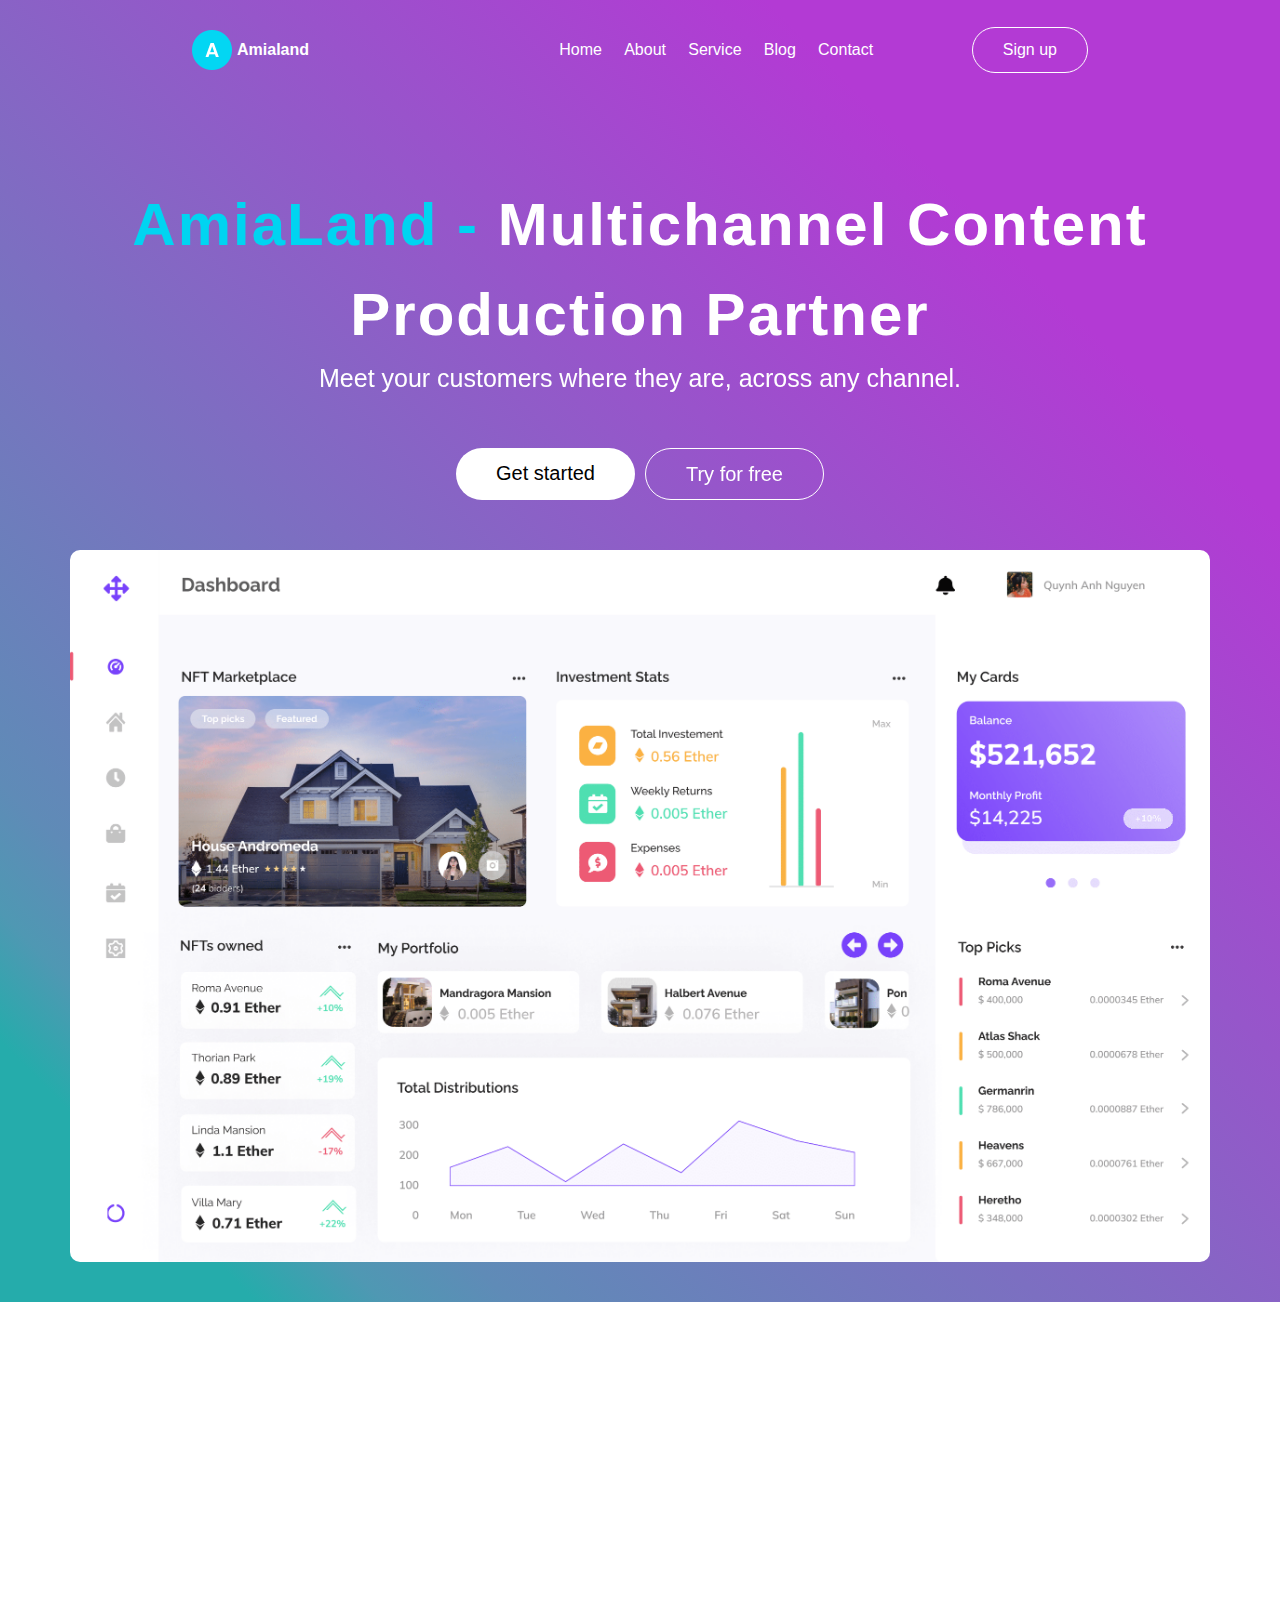
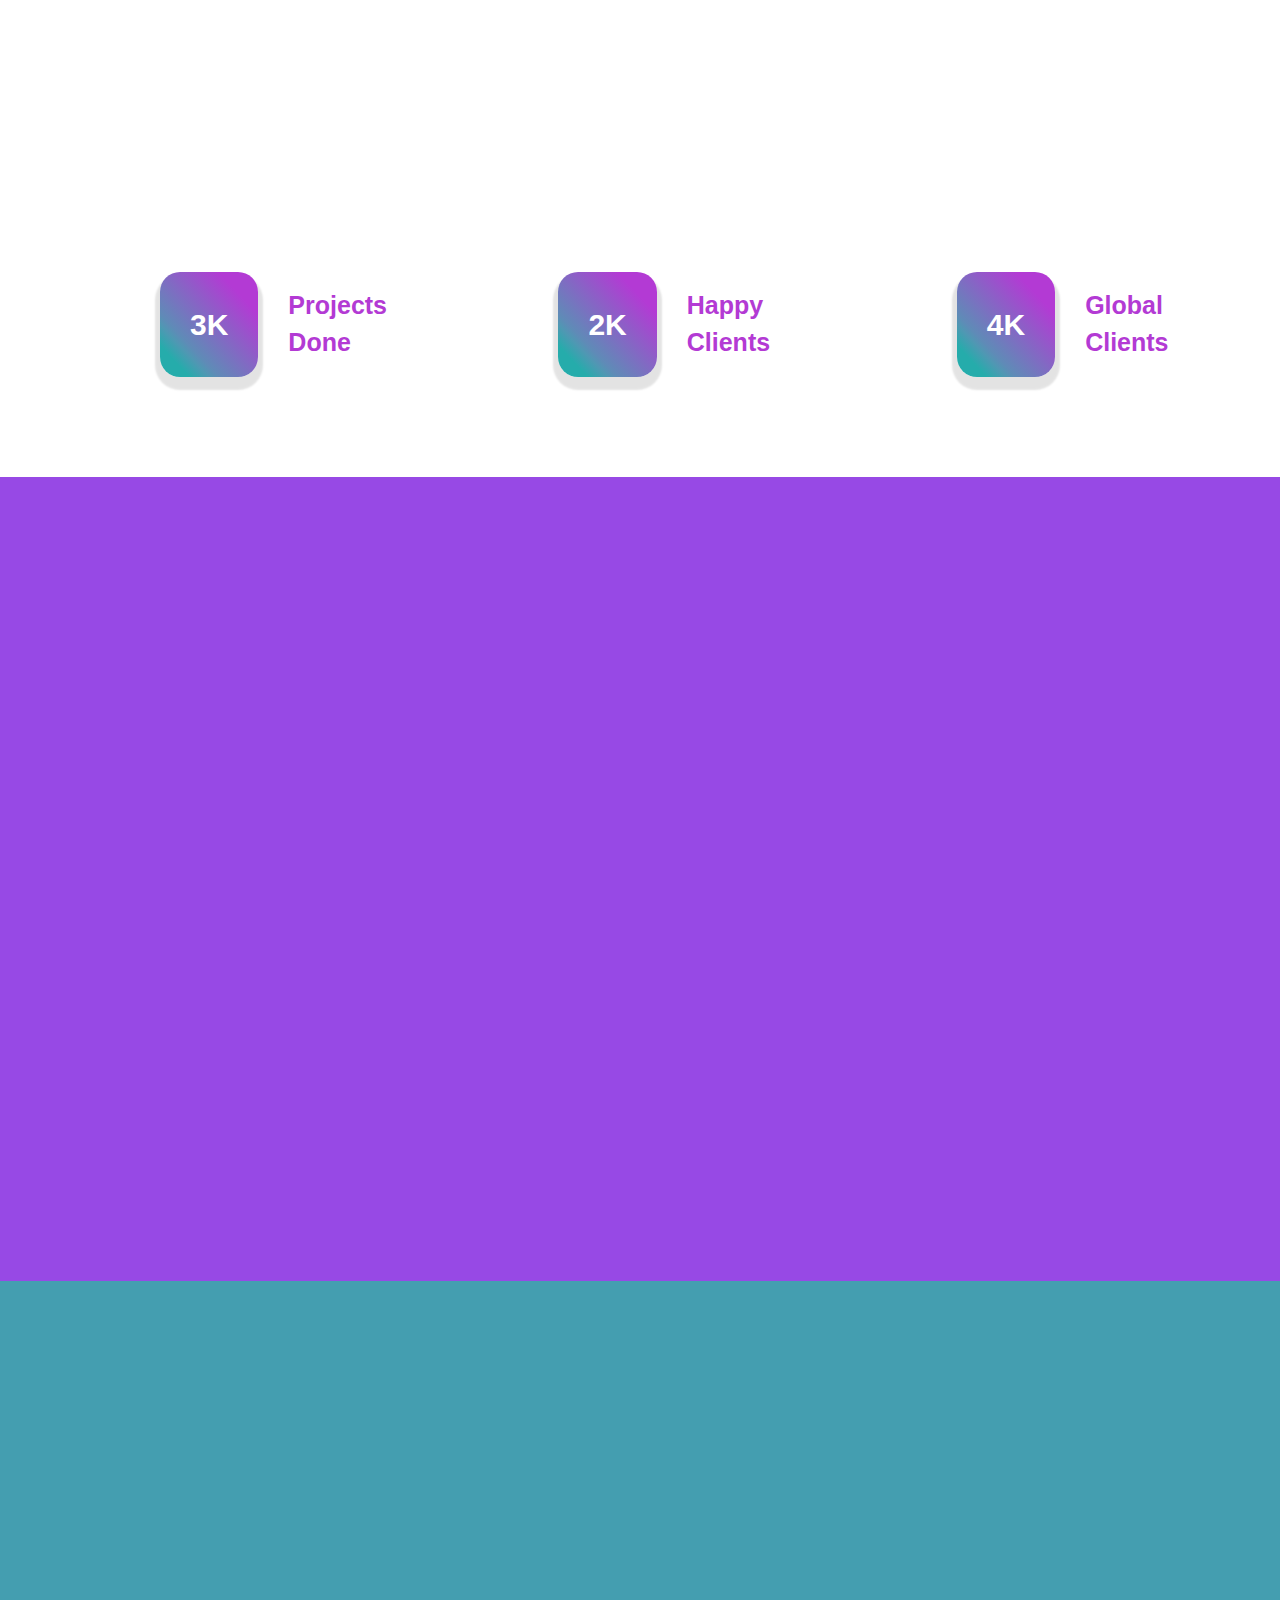
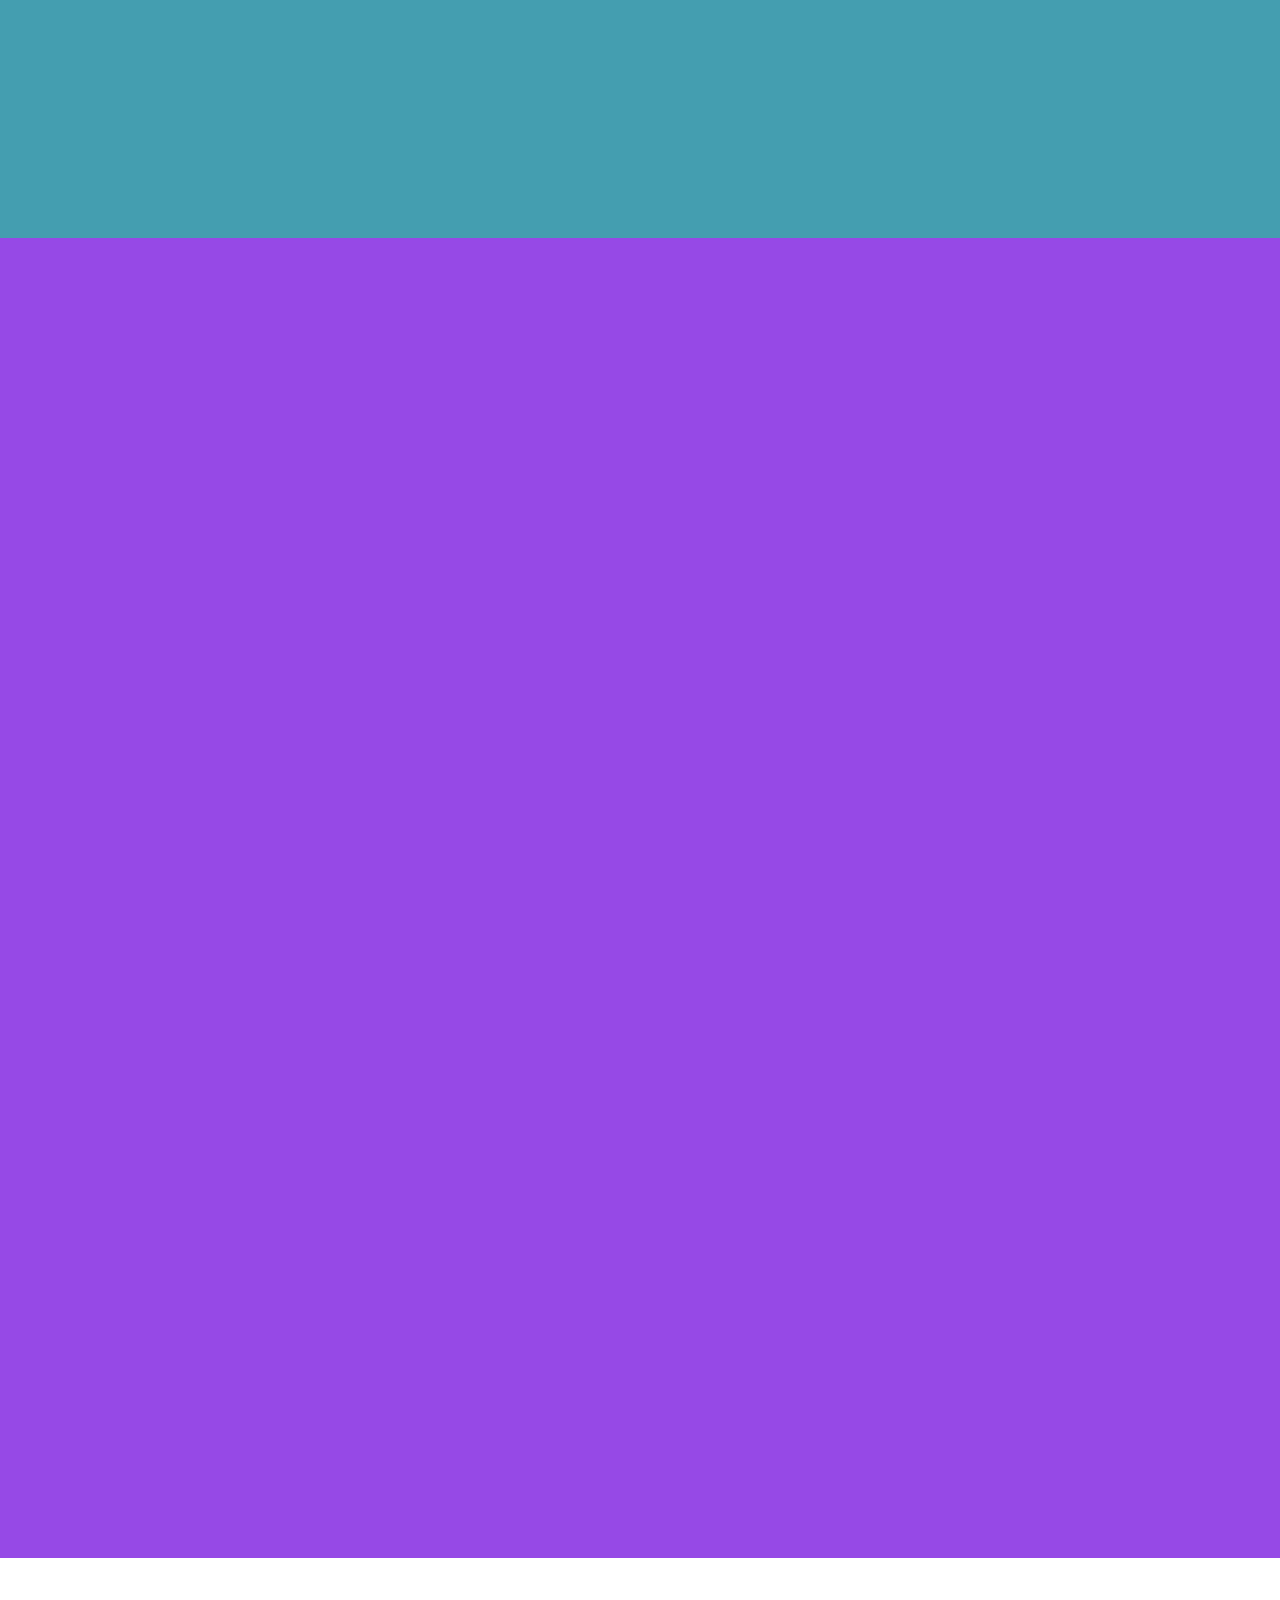
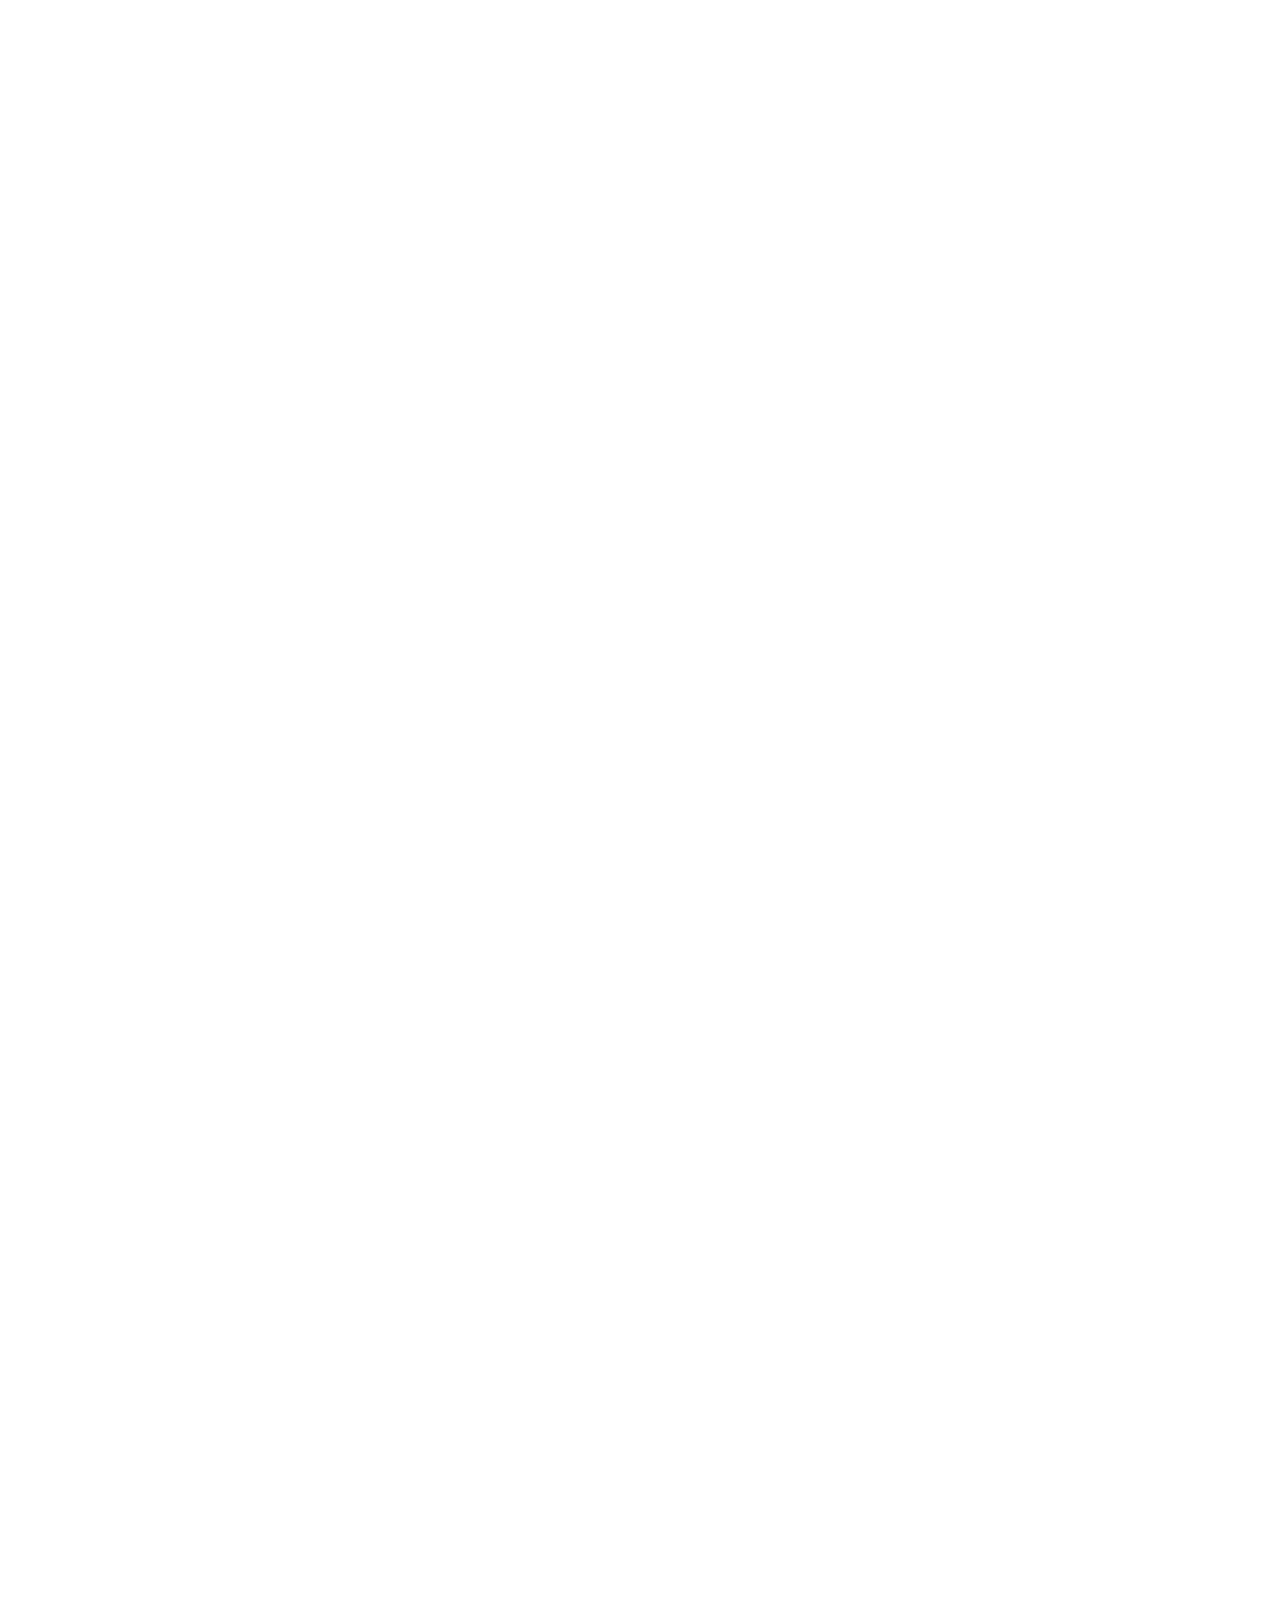
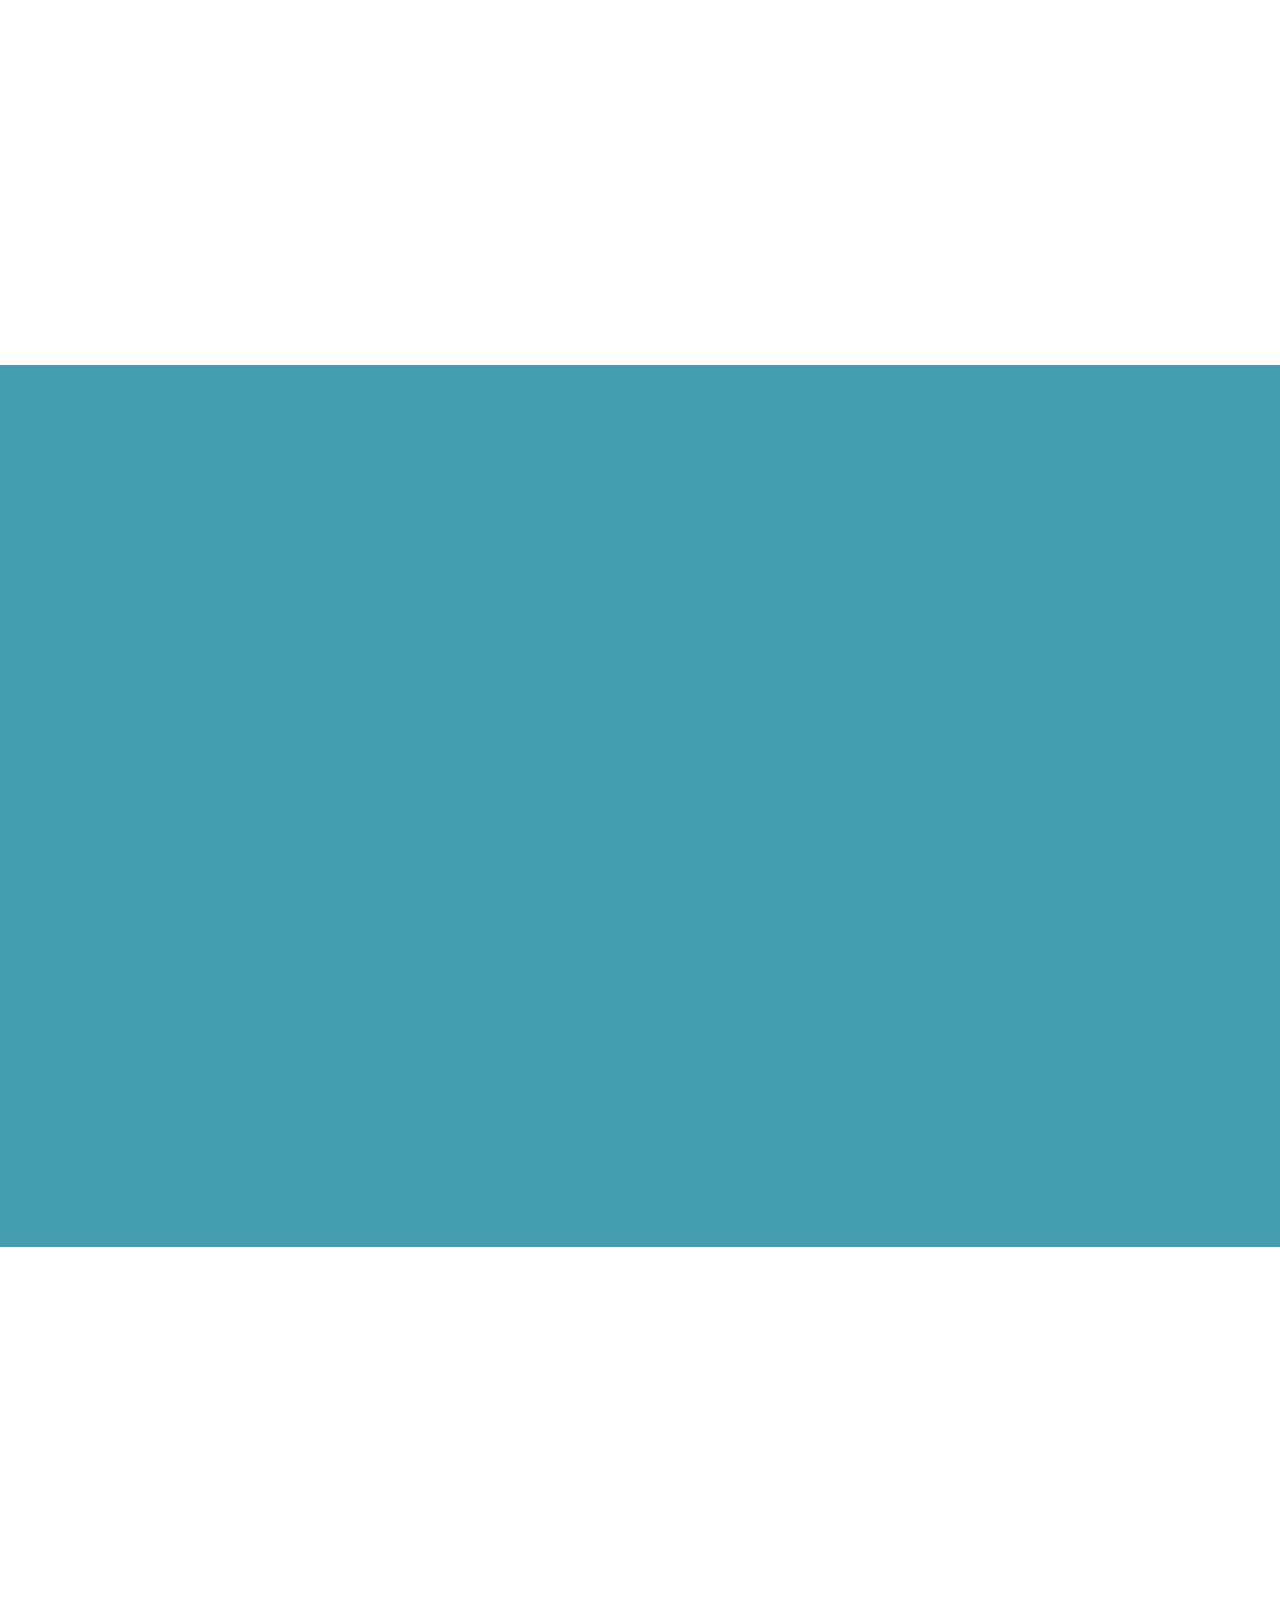
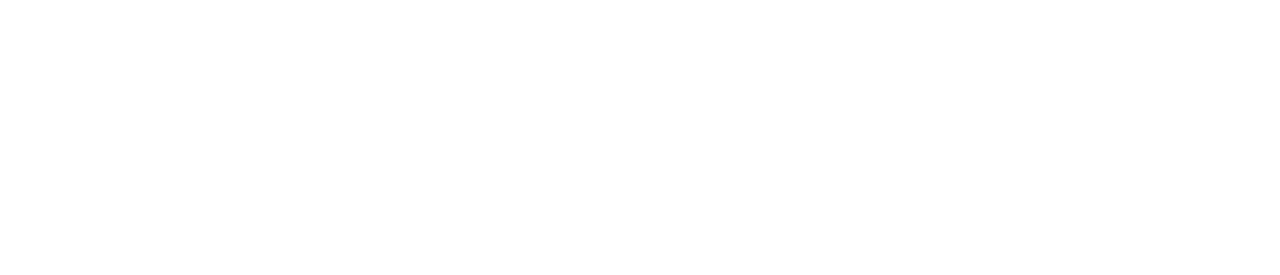
<file: index.html>
<!DOCTYPE html>
<html lang="en">
<head>
    <meta charset="UTF-8">
    <meta http-equiv="X-UA-Compatible" content="IE=edge">
    <meta name="viewport" content="width=device-width, initial-scale=1.0">
    <link rel="stylesheet" href="https://cdn.jsdelivr.net/npm/bootstrap@4.6.1/dist/css/bootstrap.min.css">
    <script src="https://cdn.jsdelivr.net/npm/jquery@3.5.1/dist/jquery.slim.min.js"></script>
    <script src="https://cdn.jsdelivr.net/npm/popper.js@1.16.1/dist/umd/popper.min.js"></script>
    <script src="https://cdn.jsdelivr.net/npm/bootstrap@4.6.1/dist/js/bootstrap.bundle.min.js"></script>
    <link rel="stylesheet" href="https://unpkg.com/aos@next/dist/aos.css" />
    <link rel="shortcut icon" href="assets/home/profil.png" type="image/x-icon">
    <link rel="stylesheet" href="index.css" />
    <title>Home</title>
</head>
<body>
    <div class="header">
        <div class="header-nav">
            <div class="header-nav-img">
                <div>
                    <img src="assets/home/profil.png"/>
                </div>
                <div class="header-nav-img-text">Amialand</div>
            </div>
            <div class="header-nav-menu" class="header-nav-img">
                <a  href="index.html">
                    Home
                </a>
                <a href="about.html">
                    About
                </a>
                <a href="service.html">
                    Service
                </a>
                <a href="blog.html">
                    Blog
                </a>
                <a href="contact.html">
                    Contact
                </a>
            </div>
            <div class="mobile-menu" class="header-nav-img">
                <div class="sign-up">
                    Sign up
                </div>
                <div class="mobile-menu-icon" onclick="onShow()">
                    <img src="assets/icons/icon_menu.png"/>
                </div>
            </div>
        </div>
        <div class="container header-nav-content">
            <div class="header-menu-mobile">
                <div class="header-menu-mobile__content">
                    <a href="index.html">
                        Home
                    </a>
                    <a href="about.html">
                        About
                    </a>
                    <a href="service.html">
                        Service
                    </a>
                    <a href="blog.html">
                        Blog
                    </a>
                    <a href="contact.html">
                        Contact
                    </a>
                    <a>
                        Sign up
                    </a>
                </div>
            </div>
            <div class="text-center header-nav-content__title" data-aos="zoom-in" data-aos-duration="500">
                <span>AmiaLand</span> <span class="minus">-</span> Multichannel Content
                Production Partner
            </div>
            <div class="text-white text-center header-nav-content__description"  data-aos="fade-up" data-aos-duration="300">
                Meet your customers where they are, across any channel.
            </div>
            <div class="header-nav-content__btn">
                <div class="header-nav-content__btn-get" data-aos="fade-right" data-aos-duration="300">
                    Get started
                </div>
                <div class="header-nav-content__btn-try" data-aos="fade-left" data-aos-duration="300">
                    Try for free
                </div>
            </div>
            <div class="header-img" data-aos="fade-up" data-aos-duration="500">
                <img src="assets/home/screen.png" width="100%" style="border-radius: 10px;" alt="">
            </div>
        </div>
    </div>
    <div class="about">
        <div class="about__container">
            <div class="about__container-title" data-aos="fade-right" data-aos-duration="500" data-aos-offset="50">
                About<br/>Us.
            </div>
            <div class="about__container-title-mobile" data-aos="fade-right" data-aos-duration="500" data-aos-offset="0">
                About Us.
            </div>
            <div class="about__container-description"  data-aos="fade-left" data-aos-duration="500" data-aos-offset="50">
                Highly organized and detail-oriented Multimedia juniors 
                from Hanoi University with a shared vision to deliver insightful 
                content to make marketing more impactful and more efficient.
            </div>
            <div class="about__container-content">
                <div class="about__container-content-number">3K</div>
                <div class="about__container-content-text">Projects<br/>Done</div>
            </div>
            <div class="about__container-content">
                <div class="about__container-content-number">2K</div>
                <div class="about__container-content-text">Happy<br/>Clients</div>
            </div>
            <div class="about__container-content__global">
                <div class="about__container-content-number">4K</div>
                <div class="about__container-content-text">Global<br/>Clients</div>
            </div>
        </div>
    </div>
    <div class="service-banner">
        <div class="service-banner-title" data-aos="zoom-in" data-aos-duration="300" data-aos-offset="50">
            Amialand was Built Specifically<br/>for You
        </div>
        <div class="service-banner-content">
            <div class="service-banner-content-part" data-aos="zoom-in" data-aos-duration="300" data-aos-offset="0">
                <div class="service-banner-content-part-div">
                    <img src="assets/home/mdi_alarm-light.png" style="width: 50px; height: 75px"/>
                    <div class="p-2">
                        <div class="service-banner-content-part__title">Creative</div>
                        <div class="mt-4 banner-content-part__description">
                            We’ll help you see how many 
                            more days you need to work 
                            to reach your creative goal 
                            for the month and year.
                        </div>
                        <div class="mt-3 service-banner-content-part__learn">
                            Learn More
                        </div>
                    </div>
                </div>
            </div>
            <div class="service-banner-content-part" data-aos="zoom-in" data-aos-duration="600" data-aos-offset="0">
                <div class="service-banner-content-part-div">
                    <img src="assets/icons/icon_atom_blue.png" style="width: 50px; height: 50px; margin-top: 10px;"/>
                    <div class="p-2">
                        <div class="service-banner-content-part__title mt-3">Sourcing</div>
                        <div class="mt-4 service-banner-content-part__description">
                            We’ll help you see how many 
                            more days you need to work 
                            to reach your creative goal 
                            for the month and year.
                        </div>
                        <div class="mt-3 service-banner-content-part__learn">
                            Learn More
                        </div>
                    </div>
                </div>
            </div>
            <div class="service-banner-content-part" data-aos="zoom-in" data-aos-duration="300" data-aos-offset="0">
                <div class="service-banner-content-part-div">
                    <img src="assets/icons/icon_collaborative.png" style="width: 50px; height: 75px;"/>
                    <div class="p-2">
                        <div class="service-banner-content-part__title">Designing</div>
                        <div class="mt-4 banner-content-part__description">
                            We’ll help you see how many 
                            more days you need to work 
                            to reach your creative goal 
                            for the month and year.
                        </div>
                        <div class="mt-3 service-banner-content-part__learn">
                            Learn More
                        </div>
                    </div>
                </div>
            </div>
        </div>
    </div>
    <div class="service-about">
        <div class="service-about__container">
            <div class="service-about__title" data-aos="zoom-in" data-aos-duration="500" data-aos-offset="50">
                Happy Clients About Us
            </div>
            <div class="service-about__content">
                <div class="service-about__content-part" data-aos="fade-right" data-aos-duration="500" data-aos-offset="50">
                    <div class="service-about__content-part-img">
                        <img src="assets/service/quynh_anh.png"/>
                    </div>
                    <div class="service-about__content-part-content">
                        <div class="service-about__content-part-content__title">Quỳnh Anh</div>
                        <div class="service-about__content-part-content__description">“You made it so simple. My new site is so much faster 
                            and easier to work with than my old site.”</div>
                        <div class="service-about__content-part-content__btn" data-aos="zoom-in" data-aos-duration="500" data-aos-offset="0">
                            <div class="service-about__content-part-content__btn-content">
                                Learn More >
                            </div>
                        </div>
                    </div>
                </div>
                <div class="service-about__content-part" data-aos="fade-up" data-aos-duration="500" data-aos-offset="50">
                    <div class="service-about__content-part-img">
                        <img src="assets/service/tram_ngoc.png"/>
                    </div>
                    <div class="service-about__content-part-content">
                        <div class="service-about__content-part-content__title">Trâm Ngọc</div>
                        <div class="service-about__content-part-content__description">“You made it so simple. My new site is so much faster 
                            and easier to work with than my old site.”</div>
                        <div class="service-about__content-part-content__btn" data-aos="zoom-in" data-aos-duration="500" data-aos-offset="0">
                            <div class="service-about__content-part-content__btn-content">
                                Learn More >
                            </div>
                        </div>
                    </div>
                </div>
                <div class="service-about__content-part" data-aos="fade-left" data-aos-duration="500" data-aos-offset="50">
                    <div class="service-about__content-part-img">
                        <img src="assets/service/trang_ng.png"/>
                    </div>
                    <div class="service-about__content-part-content">
                        <div class="service-about__content-part-content__title">Trang Ng</div>
                        <div class="service-about__content-part-content__description">“You made it so simple. My new site is so much faster 
                            and easier to work with than my old site.”</div>
                        <div class="service-about__content-part-content__btn" data-aos="zoom-in" data-aos-duration="500" data-aos-offset="0">
                            <div class="service-about__content-part-content__btn-content">
                                Learn More >
                            </div>
                        </div>
                    </div>
                </div>
            </div>
        </div>
    </div>
    <div class="service-pricing">
        <div class="service-pricing__container">
            <div class="service-pricing__container-title" data-aos="zoom-in" data-aos-duration="300" data-aos-offset="0">
                Simple Pricing for Your Team
            </div>
            <div class="service-pricing__container-description" data-aos="zoom-in" data-aos-duration="300" data-aos-offset="0">
                Slate helps you see how many more days you need 
            </div>
            <div class="service-pricing__container-content">
                <div class="service-pricing__container-part" data-aos="fade-up" data-aos-duration="500" data-aos-offset="50">
                    <div class="service-pricing__container-part-title">
                        Education
                    </div>
                    <div class="service-pricing__container-part-description">
                        Brief price Description
                    </div>
                    <div class="service-pricing__container-part-img" data-aos="zoom-in" data-aos-duration="500" data-aos-offset="50">
                        <img src="assets/service/education.png"/>
                    </div>
                    <div class="service-pricing__container-part-price" data-aos="zoom-in" data-aos-duration="500" data-aos-offset="50">
                        <div class="service-pricing__container-part-price-number">0</div>
                        <div>
                            <img src="assets/service/dola.png" />
                            <div style="font-size: 12px;">Per/ month</div>
                        </div>
                    </div>
                    <div class="service-pricing__container-part-list" data-aos="zoom-in" data-aos-duration="500" data-aos-offset="50">
                        <ul>
                            <li>Only 2 Operators</li>
                            <li>Abandoned Cart</li>
                            <li>Facebook Ads</li>
                            <li>Order Notifications</li>
                            <li>Landing Pages</li>
                        </ul>
                    </div>
                    <div  class="service-pricing__container-part-button pointer" data-aos="zoom-in" data-aos-duration="500" data-aos-offset="0">
                        Order Now
                    </div>
                </div>
                <div class="service-pricing__container-part" data-aos="fade-up" data-aos-duration="500" data-aos-offset="50">
                    <div class="service-pricing__container-part-title">
                        Professional
                    </div>
                    <div class="service-pricing__container-part-description">
                        Brief price Description
                    </div>
                    <div class="service-pricing__container-part-img" data-aos="zoom-in" data-aos-duration="500" data-aos-offset="50">
                        <img src="assets/service/professional.png"/>
                    </div>
                    <div class="service-pricing__container-part-price" data-aos="zoom-in" data-aos-duration="500" data-aos-offset="50">
                        <div class="service-pricing__container-part-price-number">10</div>
                        <div>
                            <img src="assets/service/dola.png" />
                            <div style="font-size: 12px;">Per/ month</div>
                        </div>
                    </div>
                    <div class="service-pricing__container-part-list" data-aos="zoom-in" data-aos-duration="500" data-aos-offset="50">
                        <ul>
                            <li>5 Operators</li>
                            <li>Abandoned Cart</li>
                            <li>Facebook & Instagram Ads</li>
                            <li>Order Notifications</li>
                            <li>Landing Pages</li>
                        </ul>
                    </div>
                    <div  class="service-pricing__container-part-button pointer" data-aos="zoom-in" data-aos-duration="500" data-aos-offset="0">
                        Order Now
                    </div>
                </div>
                <div class="service-pricing__container-part" data-aos="fade-up" data-aos-duration="500" data-aos-offset="50">
                    <div class="service-pricing__container-part-title">
                        Business
                    </div>
                    <div class="service-pricing__container-part-description">
                        Brief price Description
                    </div>
                    <div class="service-pricing__container-part-img" data-aos="zoom-in" data-aos-duration="500" data-aos-offset="50">
                        <img src="assets/service/business.png"/>
                    </div>
                    <div class="service-pricing__container-part-price" data-aos="zoom-in" data-aos-duration="500" data-aos-offset="50">
                        <div class="service-pricing__container-part-price-number">99</div>
                        <div>
                            <img src="assets/service/dola.png" />
                            <div style="font-size: 12px;">Per/ month</div>
                        </div>
                    </div>
                    <div class="service-pricing__container-part-list" data-aos="zoom-in" data-aos-duration="500" data-aos-offset="50">
                        <ul>
                            <li>50 Operators</li>
                            <li>Abandoned Cart</li>
                            <li>All Ads</li>
                            <li>Order Notifications</li>
                            <li>Landing Pages</li>
                        </ul>
                    </div>
                    <div  class="service-pricing__container-part-button pointer" data-aos="zoom-in" data-aos-duration="500" data-aos-offset="0">
                        Order Now
                    </div>
                </div>
            </div>
        </div>
    </div>
    <div class="banner">
        <div class="text-center banner-title" data-aos="zoom-in" data-aos-duration="300">
            Our Latest News
        </div>
        <div class="banner-content">
            <div class="banner-content-block">
                <div class="banner-content-part" data-aos="zoom-in" data-aos-duration="300" data-aos-offset="0">
                    <img src="assets/home/mdi_alarm-light.png" style="width: 50px; height: 75px;"/>
                    <div class="p-2">
                        <div class="banner-content-part__title">Creative</div>
                        <div class="mt-4 banner-content-part__description">
                            Slate helps you see how many 
                            more days you need to work 
                            to reach your financial goal 
                            for the month and year.
                        </div>
                        <div class="mt-3 banner-content-part__learn">
                            Learn More
                        </div>
                    </div>
                </div>
                <div class="banner-content-part__atom" data-aos="zoom-in" data-aos-duration="600" data-aos-offset="0">
                    <img src="assets/home/mdi_atom.png" style="width: 50px; height: 75px;"/>
                    <div class="p-2">
                        <div class="banner-content-part__title text-white">Social Media</div>
                        <div class="mt-4 banner-content-part__description text-white">
                            Slate helps you see how many 
                            more days you need to work 
                            to reach your financial goal 
                            for the month and year.
                        </div>
                        <div class="mt-3 banner-content-part__learn text-white">
                            Learn More
                        </div>
                    </div>
                </div>
                <div class="banner-content-part__search">
                    <div class="banner-content-search" data-aos="zoom-in" data-aos-duration="600" data-aos-offset="0">
                        Search
                    </div>
                    <div class="banner-content-block-part mt-5">
                        <div class="banner-content-block-part-title" data-aos="fade-right" data-aos-duration="300" data-aos-offset="0">Categories</div>
                        <ul>
                            <li data-aos="fade-right" data-aos-duration="300" data-aos-offset="0">
                                <div>
                                    Landing Page
                                </div>
                            </li>
                            <li data-aos="fade-right" data-aos-duration="300" data-aos-offset="0">
                                <div>
                                    Popup Builder
                                </div>
                            </li>
                            <li data-aos="fade-right" data-aos-duration="300" data-aos-offset="0">
                                <div>
                                    Integrations
                                </div>
                            </li>
                        </ul>
                    </div>
                </div>
            </div>
            <div class="banner-content-block-part-title-news" data-aos="fade-right" data-aos-duration="300" data-aos-offset="100">
                <div class="banner-content-block-part-title-news__side">
                    <div>
                        Related News
                    </div>
                </div>
            </div>
            <div class="banner-content-block">
                <div class="banner-content-part" data-aos="fade-up" data-aos-duration="500" data-aos-offset="0">
                    <img src="assets/home/mdi_alarm-light.png" style="width: 50px; height: 75px;"/>
                    <div class="p-2">
                        <div class="banner-content-part__title">Sourcing</div>
                        <div class="mt-4 banner-content-part__description">
                            Slate helps you see how many 
                            more days you need to work 
                            to reach your financial goal 
                            for the month and year.
                        </div>
                        <div class="mt-3 banner-content-part__learn">
                            Learn More
                        </div>

                    </div>
                </div>
                <div class="banner-content-part__atom" data-aos="fade-down" data-aos-duration="500" data-aos-offset="0">
                    <img src="assets/home/mdi_atom.png" style="width: 50px; height: 75px;"/>
                    <div class="p-2">
                        <div class="banner-content-part__title text-white">E-Commerce</div>
                        <div class="mt-4 banner-content-part__description text-white">
                            Slate helps you see how many 
                            more days you need to work 
                            to reach your financial goal 
                            for the month and year.
                        </div>
                        <div class="mt-3 banner-content-part__learn text-white">
                            Learn More
                        </div>
                    </div>
                </div>
                <div class="banner-content-block-part-title-news__part">
                    <div class="banner-content-block-part-title-news__part-div">
                        <div class="banner-content-block-part-title-news__part-div__post" data-aos="zoom-in" data-aos-duration="500" data-aos-offset="20">
                            <div class="banner-content-block-part-title-news__part-div__post-img">
                                <img src="assets/home/IMG_1469.JPG" width="100%" height="100%"/>
                            </div>
                            <div class="banner-content-block-part-title-news__part-div__post-description">
                                <span>AmiaLand</span> gains 4,000 clients.
                            </div>
                        </div> 
                        <div class="banner-content-block-part-title-news__part-div__post" data-aos="zoom-in" data-aos-duration="500" data-aos-offset="20">
                            <div class="banner-content-block-part-title-news__part-div__post-img">
                                <img src="assets/home/IMG_1753.png" width="100%" height="100%"/>
                            </div>
                            <div class="banner-content-block-part-title-news__part-div__post-description">
                                <span>AmiaLand</span> reach 10,000 followers.
                            </div>
                        </div>
                        <div class="banner-content-block-part-title-news__part-div__post" data-aos="zoom-in" data-aos-duration="500" data-aos-offset="20">
                            <div class="banner-content-block-part-title-news__part-div__post-img">
                                <img src="assets/home/iamge_new3.jpg" width="100%" height="100%"/>
                            </div>
                            <div class="banner-content-block-part-title-news__part-div__post-description">
                                <span>AmiaLand</span> collabs with Pepsico.
                            </div>
                        </div>
                    </div>
                </div>
            </div>
            <div class="banner-content-block" style="margin-top: 80px;">
                <div class="banner-content-part" data-aos="zoom-in" data-aos-duration="500" data-aos-offset="0">
                    <img src="assets/home/mdi_alarm-light.png" style="width: 50px; height: 75px;"/>
                    <div class="p-2">
                        <div class="banner-content-part__title">Designing</div>
                        <div class="mt-4 banner-content-part__description">
                            Slate helps you see how many 
                            more days you need to work 
                            to reach your financial goal 
                            for the month and year.
                        </div>
                        <div class="mt-3 banner-content-part__learn">
                            Learn More
                        </div>

                    </div>
                </div>
                <div class="banner-content-part__atom" data-aos="zoom-in" data-aos-duration="500" data-aos-offset="0">
                    <img src="assets/home/mdi_atom.png" style="width: 50px; height: 75px;"/>
                    <div class="p-2">
                        <div class="banner-content-part__title text-white">Branding</div>
                        <div class="mt-4 banner-content-part__description text-white">
                            Slate helps you see how many 
                            more days you need to work 
                            to reach your financial goal 
                            for the month and year.
                        </div>
                        <div class="mt-3 banner-content-part__learn text-white">
                            Learn More
                        </div>
                    </div>
                </div>
                <div class="banner-content-block-part-tags">
                    <div class="banner-content-block-part-tags__part">
                        <div class="banner-content-block-part-tags__part__title" data-aos="fade-down" data-aos-duration="500" data-aos-offset="0">
                            Popular Tags
                        </div>
                        <div class="tags">
                            <div class="tags-part mt-4" data-aos="fade-right" data-aos-duration="500" data-aos-offset="0">
                                <div>
                                    Design
                                </div>
                            </div>
                            <div class="tags-part mt-4" data-aos="fade-left" data-aos-duration="500" data-aos-offset="0">
                                <div>
                                    Content
                                </div>
                            </div>
                            <div class="tags-part mt-4" data-aos="fade-right" data-aos-duration="500" data-aos-offset="0">
                                <div>
                                    Popup
                                </div>
                            </div>
                            <div class="tags-part mt-4" data-aos="fade-left" data-aos-duration="500" data-aos-offset="0">
                                <div>
                                    Markets
                                </div>
                            </div>
                            <div class="tags-part mt-4" data-aos="fade-right" data-aos-duration="500" data-aos-offset="0">
                                <div>
                                    Business
                                </div>
                            </div>
                            <div class="tags-part mt-4" data-aos="fade-left" data-aos-duration="500" data-aos-offset="0">
                                <div>
                                    Website
                                </div>
                            </div>
                        </div>
                    </div>
                </div>
            </div>
            <div class="pagination">
                <div class="pagination-active" data-aos="zoom-in" data-aos-duration="500" data-aos-offset="0">1</div>
                <div class="pagination-inactive" data-aos="zoom-in" data-aos-duration="500" data-aos-offset="0">2</div>
                <div class="pagination-inactive" data-aos="zoom-in" data-aos-duration="500" data-aos-offset="0">3</div>
                <div class="pagination-next" data-aos="zoom-in" data-aos-duration="500" data-aos-offset="0">Next <span>></span></div>
            </div>
        </div>
    </div>
    <div class="contact">
        <div class="contact-container" data-aos="zoom-in" data-aos-duration="500" data-aos-offset="50">
            <div class="contact-container__title">
                Get In Touch
                <div></div>
            </div>
            <div class="contact-container__leave">Leave us a message</div>
            <div class="contact-container__content">
                <div class="contact-container__mess">
                    <div class="form-field">
                        <input type="text" class="form-input" placeholder=" "/>
                        <label for="name" class="form-label">Name</label>
                    </div>
                    <div class="form-field mt-4">
                        <input type="text" class="form-input" placeholder=" "/>
                        <label for="email" class="form-label">Email Address</label>
                    </div>
                    <div class="form-field mt-4">
                        <textarea type="text" class="form-textarea" placeholder=" " rows="6" style="padding: 20px;"></textarea>
                        <label for="email" class="form-label-area">Your Message</label>
                    </div>
                    <button class="form-field-btn">Send</button>
                </div>
                <div class="contact-container__address">
                    <div class="contact-container__address-flex">
                        <div>
                            <img src="assets/icons/icon_place.png"/>
                        </div>
                        <div class="contact-container__address-flex-text">
                            Nguyen Huy Tuong Street, Thanh Xuan, Ha Noi, Viet Nam
                        </div>
                    </div>
                    <div class="contact-container__address-flex">
                        <div>
                            <img src="assets/icons/icon_email.png"/>
                        </div>
                        <div class="contact-container__address-flex-text">
                            amia103@gmail.com
                        </div>
                    </div>
                    <div class="contact-container__address-flex__icon">
                        <div>
                            <img src="assets/contact/icon_youtube.png" />
                        </div>
                        <div>
                            <img src="assets/contact/icon_ins.png" />
                        </div>
                        <div>
                            <img src="assets/contact/icon_facebook.png" />
                        </div>
                        <div>
                            <img src="assets/contact/icon_twitter.png" />
                        </div>
                    </div>
                    <div style="width: 100%;">
                        <img src="assets/contact/map.png" width="100%"/>
                    </div>
                </div>
            </div>
        </div>
    </div>
    <div class="footer">
        <div class="footer-content row justify-content-between">
            <div class="col-6 col-md-2" data-aos="fade-up" data-aos-duration="500" data-aos-offset="50">
                <div class="header-nav-img">
                    <img src="assets/home/profil.png"/>
                    <div class="footer-nav-img-text">Amialand</div>
                </div>
                <div class="mt-5">
                    <div class="mt-3">
                        <img src="assets/home/app-gallery.jpg" />
                    </div>
                    <div class="mt-3">
                        <img src="assets/home/window-store.png" />
                    </div>
                    <div class="mt-3">
                        <img src="assets/home/store.jpg" />
                    </div>
                    <div class="mt-3">
                        <img src="assets/home/Group.png" width="" />
                    </div>
                </div>
            </div>
            <div class="col-6 col-md-2" data-aos="fade-up" data-aos-duration="500" data-aos-offset="50">
                <div class="footer-product">
                    Product
                </div>
                <div class="footer-list mt-5">
                    <ul>
                        <li>
                            Landing page
                        </li>
                        <li>
                            Popup Builder
                        </li>
                        <li>
                            Web-design
                        </li>
                        <li>
                            Content
                        </li>
                        <li>
                            Integrations
                        </li>
                    </ul>
                </div>
            </div>
            <div class="col-6 col-md-2" data-aos="fade-up" data-aos-duration="500" data-aos-offset="50">
                <div class="footer-product">
                    Use Cases
                </div>
                <div class="footer-list mt-5">
                    <ul>
                        <li>
                            Web-designers
                        </li>
                        <li>
                            Marketers
                        </li>
                        <li>
                            Small Business
                        </li>
                        <li>
                            Website Builder
                        </li>
                    </ul>
                </div>
            </div>
            <div class="col-6 col-md-2" data-aos="fade-up" data-aos-duration="500" data-aos-offset="50">
                <div class="footer-product">
                    Company
                </div>
                <div class="footer-list mt-5">
                    <ul>
                        <li>
                            About us
                        </li>
                        <li>
                            Carrers
                        </li>
                        <li>
                            FAQs
                        </li>
                        <li>
                            Teams
                        </li>
                        <li>
                            Contact us
                        </li>
                    </ul>
                </div>
            </div>
            <div class="col-sm-12 col-lg-3" data-aos="fade-up" data-aos-duration="500" data-aos-offset="50">
                <div class="footer-product">
                    Subscribe
                </div>
                <div class="footer-subcribe mt-5">
                    <div class="footer-subcribe__text">
                        Subscribe to stay tuned for new web design and latest updates. Let's do it! 
                    </div>
                    <div class="footer-subcribe__input mt-4">
                        <input placeholder="Enter your email Address"/>
                        <button>Subcribe</button>
                    </div>
                </div>
                <div class="footer-address">
                    <div>
                        <img src="assets/icons/icon_place.png" />
                    </div>
                    <div class="ml-4">
                        Nguyen Huy Tuong Street
                    </div>
                </div>
                <div class="footer-address">
                    <div>
                        <img src="assets/icons/icon_email.png"/>
                    </div>
                    <div class="ml-4">
                        amia103@gmail.com
                    </div>
                </div>
            </div>
        </div>
        <div class="footer-contact row justify-content-between">
            <div class="col-12 text-center col-md-4 mt-3" style="font-size: 12px; margin: auto;" data-aos="zoom-in" data-aos-duration="500" data-aos-offset="0">
                Copyright 2021 Quynh Anh Nguyen All Rights Reserved
            </div>
            <div class="col-10 col-md-3 mt-3" style="padding: 0; margin: auto;" data-aos="zoom-in" data-aos-duration="500" data-aos-offset="0">
                <ul>
                    <li>
                        <a href="#">
                            <img src="assets/icons/icon_social_tweeter.png" />
                        </a>
                    </li>
                    <li>
                        <a href="#">
                            <img src="assets/icons/icon_social_facebook.png" />
                        </a>
                    </li>
                    <li>
                        <a href="#">
                            <img src="assets/icons/icon_social_instagram.png" />
                        </a>
                    </li>
                    <li>
                        <a href="#">
                            <img src="assets/icons/icon_social_linked.png" />
                        </a>
                    </li>
                    <li>
                        <a href="#">
                            <img src="assets/icons/icon_social_youtube.png" />
                        </a>
                    </li>
                    <li>
                        <a href="#">
                            <img src="assets/icons/icon_social_telegram.png" />
                        </a>
                    </li>
                </ul>
            </div>
        </div>
    </div>
    <script src="https://unpkg.com/aos@next/dist/aos.js"></script>
    <script src="index.js"></script>
    <script>
        AOS.init({
            once: true,
            disable: window.innerWidth < 1024
        });
    </script>
</body>
</body>
</html>
</file>
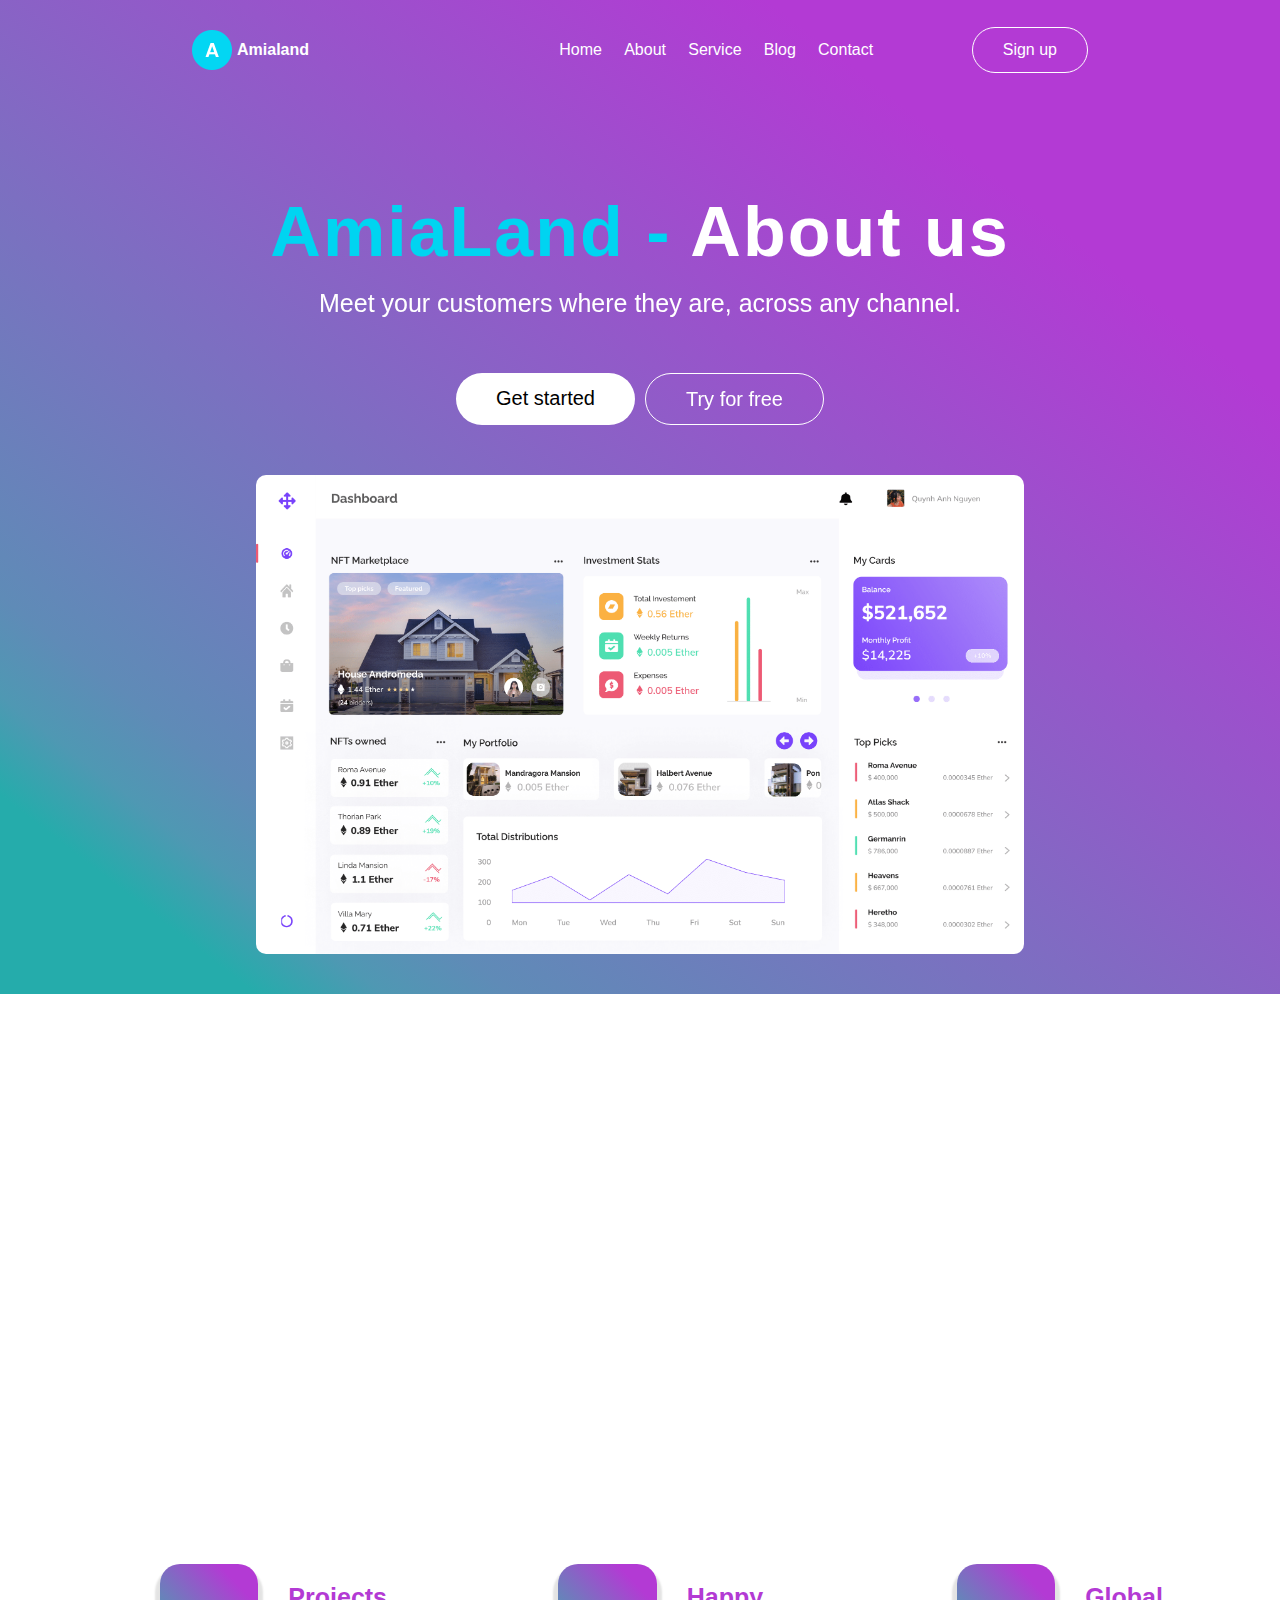
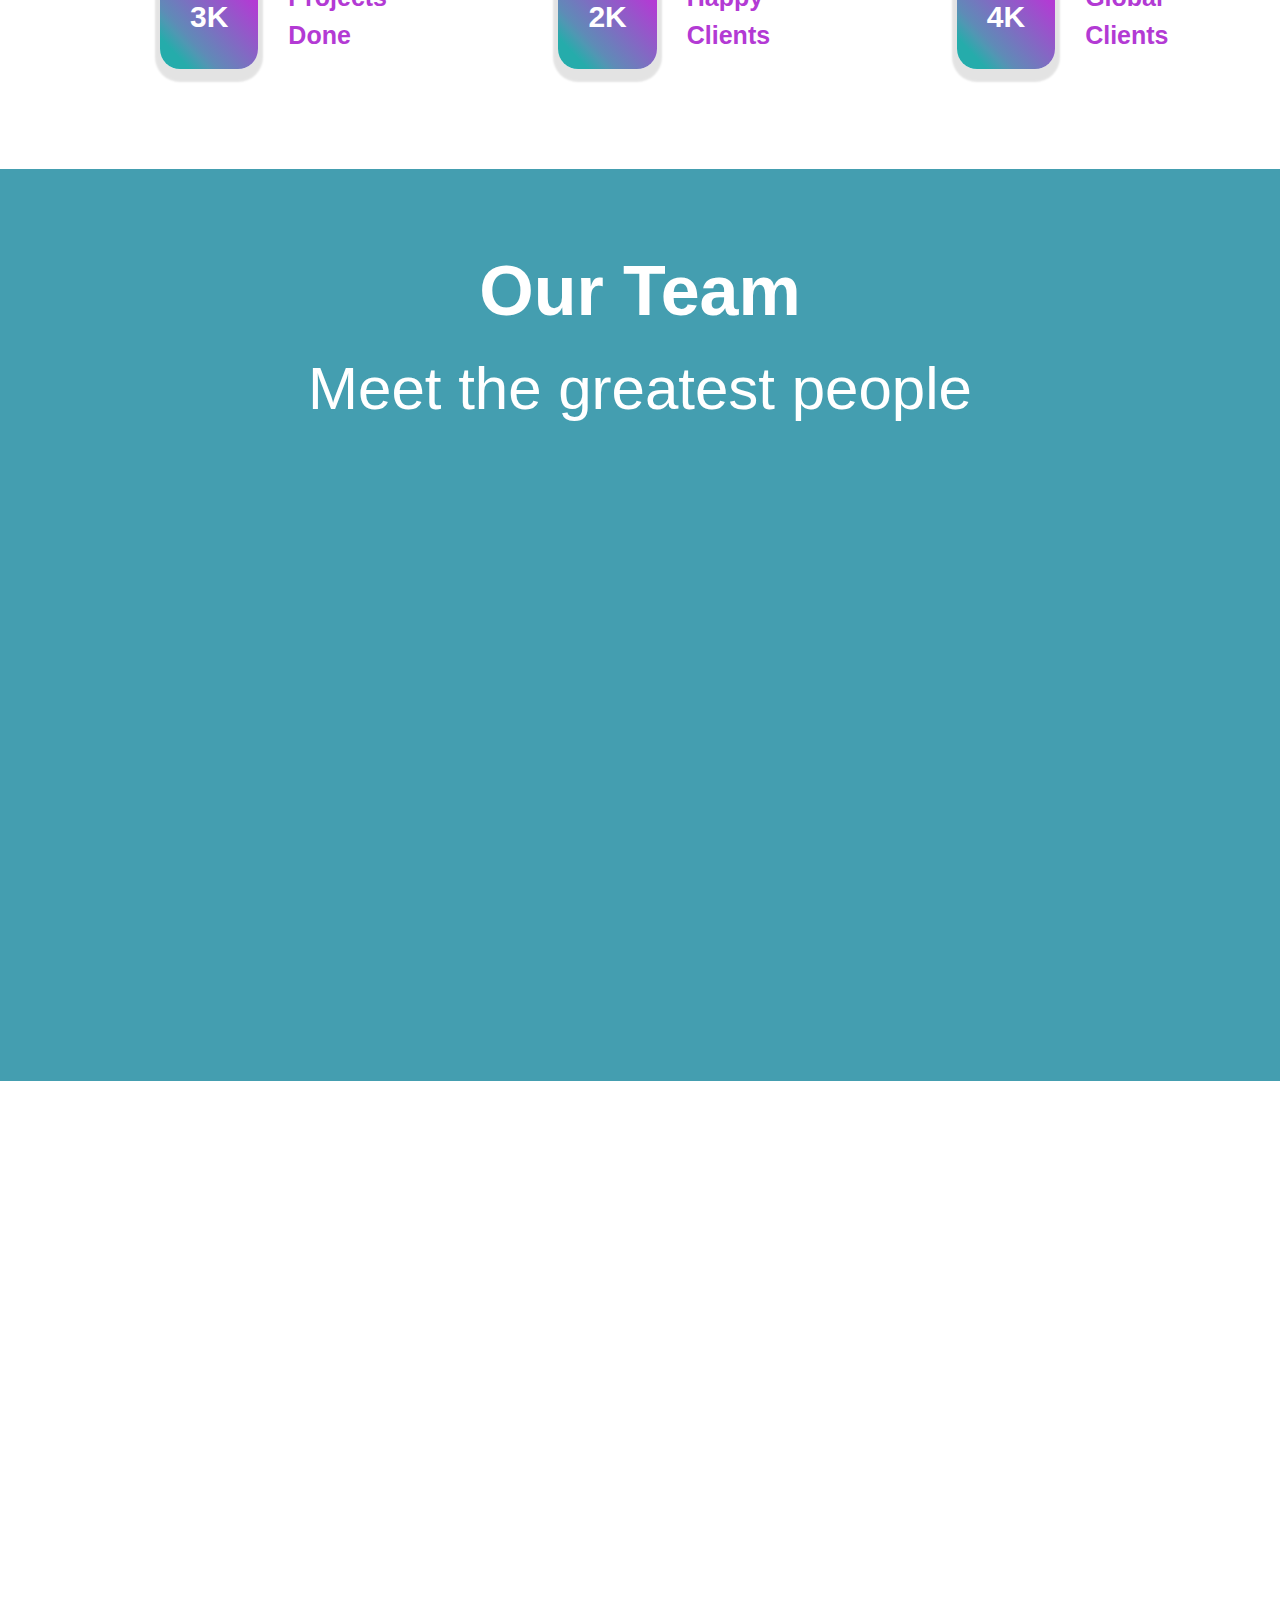
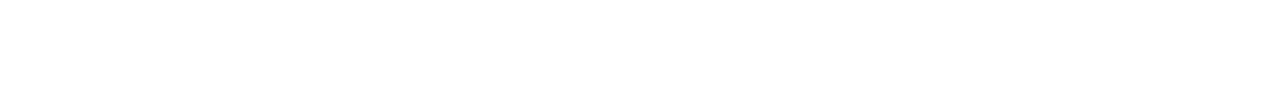
<file: about.html>
<!DOCTYPE html>
<html lang="en">
<head>
    <meta charset="UTF-8">
    <meta http-equiv="X-UA-Compatible" content="IE=edge">
    <meta name="viewport" content="width=device-width, initial-scale=1.0">
    <link rel="stylesheet" href="https://cdn.jsdelivr.net/npm/bootstrap@4.6.1/dist/css/bootstrap.min.css">
    <script src="https://cdn.jsdelivr.net/npm/jquery@3.5.1/dist/jquery.slim.min.js"></script>
    <script src="https://cdn.jsdelivr.net/npm/popper.js@1.16.1/dist/umd/popper.min.js"></script>
    <script src="https://cdn.jsdelivr.net/npm/bootstrap@4.6.1/dist/js/bootstrap.bundle.min.js"></script>
    <link rel="stylesheet" href="https://unpkg.com/aos@next/dist/aos.css" />
    <link rel="shortcut icon" href="assets/home/profil.png" type="image/x-icon">
    <link rel="stylesheet" href="about.css" />
    <title>About</title>
</head>
<body>
    <div class="header">
        <div class="header-nav">
            <div class="header-nav-img">
                <div>
                    <img src="assets/home/profil.png"/>
                </div>
                <div class="header-nav-img-text">Amialand</div>
            </div>
            <div class="header-nav-menu" class="header-nav-img">
                <a  href="index.html">
                    Home
                </a>
                <a href="about.html">
                    About
                </a>
                <a href="service.html">
                    Service
                </a>
                <a href="blog.html">
                    Blog
                </a>
                <a href="contact.html">
                    Contact
                </a>
            </div>
            <div class="mobile-menu" class="header-nav-img">
                <div class="sign-up">
                    Sign up
                </div>
                <div class="mobile-menu-icon" onclick="onShow()">
                    <img src="assets/icons/icon_menu.png"/>
                </div>
            </div>
        </div>
        <div class="container header-nav-content">
            <div class="header-menu-mobile">
                <div class="header-menu-mobile__content">
                    <a href="index.html">
                        Home
                    </a>
                    <a href="about.html">
                        About
                    </a>
                    <a href="service.html">
                        Service
                    </a>
                    <a href="blog.html">
                        Blog
                    </a>
                    <a href="contact.html">
                        Contact
                    </a>
                    <a>
                        Sign up
                    </a>
                </div>
            </div>
            <div class="text-center header-nav-content__title"  data-aos="zoom-in" data-aos-duration="500">
                <span>AmiaLand</span> <span class="minus">-</span> About us
            </div>
            <div class="text-white text-center header-nav-content__description"  data-aos="fade-up" data-aos-duration="300">
                Meet your customers where they are, across any channel.
            </div>
            <div class="header-nav-content__btn">
                <div class="header-nav-content__btn-get" data-aos="fade-right" data-aos-duration="300">
                    Get started
                </div>
                <div class="header-nav-content__btn-try" data-aos="fade-left" data-aos-duration="300">
                    Try for free
                </div>
            </div>
            <div class="header-img" data-aos="fade-up" data-aos-duration="500">
                <img src="assets/home/screen.png" width="100%" style="border-radius: 10px;" alt="">
            </div>
        </div>
    </div>
    <div class="about">
        <div class="about__container">
            <div class="about__container-title" data-aos="fade-right" data-aos-duration="500" data-aos-offset="50">
                About<br/>Us.
            </div>
            <div class="about__container-title-mobile" data-aos="fade-right" data-aos-duration="500" data-aos-offset="0">
                About Us.
            </div>
            <div class="about__container-description"  data-aos="fade-left" data-aos-duration="500" data-aos-offset="50">
                Highly organized and detail-oriented Multimedia juniors 
                from Hanoi University with a shared vision to deliver insightful 
                content to make marketing more impactful and more efficient.
            </div>
            <div class="about__container-content">
                <div class="about__container-content-number">3K</div>
                <div class="about__container-content-text">Projects<br/>Done</div>
            </div>
            <div class="about__container-content">
                <div class="about__container-content-number">2K</div>
                <div class="about__container-content-text">Happy<br/>Clients</div>
            </div>
            <div class="about__container-content__global">
                <div class="about__container-content-number">4K</div>
                <div class="about__container-content-text">Global<br/>Clients</div>
            </div>
        </div>
    </div>
    <div class="our-team">
        <div class="our-team__container">
            <div class="our-team__container-title">Our Team</div>
            <div class="our-team__container-description">Meet the greatest people</div>
            <iframe data-aos="fade-up" data-aos-duration="500" data-aos-offset="50" src="https://www.youtube.com/embed/ZhLYU_qGTiQ?controls=1" style="margin-top: 50px;border-radius: 30px; border: none;" width="100%" height="520px"></iframe>
        </div>
    </div>
    <div class="footer">
        <div class="footer-content row justify-content-between">
            <div class="col-6 col-md-2" data-aos="fade-up" data-aos-duration="500" data-aos-offset="50">
                <div class="header-nav-img">
                    <img src="assets/home/profil.png"/>
                    <div class="footer-nav-img-text">Amialand</div>
                </div>
                <div class="mt-5">
                    <div class="mt-3">
                        <img src="assets/home/app-gallery.jpg" />
                    </div>
                    <div class="mt-3">
                        <img src="assets/home/window-store.png" />
                    </div>
                    <div class="mt-3">
                        <img src="assets/home/store.jpg" />
                    </div>
                    <div class="mt-3">
                        <img src="assets/home/Group.png" width="" />
                    </div>
                </div>
            </div>
            <div class="col-6 col-md-2" data-aos="fade-up" data-aos-duration="500" data-aos-offset="50">
                <div class="footer-product">
                    Product
                </div>
                <div class="footer-list mt-5">
                    <ul>
                        <li>
                            Landing page
                        </li>
                        <li>
                            Popup Builder
                        </li>
                        <li>
                            Web-design
                        </li>
                        <li>
                            Content
                        </li>
                        <li>
                            Integrations
                        </li>
                    </ul>
                </div>
            </div>
            <div class="col-6 col-md-2" data-aos="fade-up" data-aos-duration="500" data-aos-offset="50">
                <div class="footer-product">
                    Use Cases
                </div>
                <div class="footer-list mt-5">
                    <ul>
                        <li>
                            Web-designers
                        </li>
                        <li>
                            Marketers
                        </li>
                        <li>
                            Small Business
                        </li>
                        <li>
                            Website Builder
                        </li>
                    </ul>
                </div>
            </div>
            <div class="col-6 col-md-2" data-aos="fade-up" data-aos-duration="500" data-aos-offset="50">
                <div class="footer-product">
                    Company
                </div>
                <div class="footer-list mt-5">
                    <ul>
                        <li>
                            About us
                        </li>
                        <li>
                            Carrers
                        </li>
                        <li>
                            FAQs
                        </li>
                        <li>
                            Teams
                        </li>
                        <li>
                            Contact us
                        </li>
                    </ul>
                </div>
            </div>
            <div class="col-sm-12 col-lg-3" data-aos="fade-up" data-aos-duration="500" data-aos-offset="50">
                <div class="footer-product">
                    Subscribe
                </div>
                <div class="footer-subcribe mt-5">
                    <div class="footer-subcribe__text">
                        Subscribe to stay tuned for new web design and latest updates. Let's do it! 
                    </div>
                    <div class="footer-subcribe__input mt-4">
                        <input placeholder="Enter your email Address"/>
                        <button>Subcribe</button>
                    </div>
                </div>
                <div class="footer-address">
                    <div>
                        <img src="assets/icons/icon_place.png" />
                    </div>
                    <div class="ml-4">
                        Nguyen Huy Tuong Street
                    </div>
                </div>
                <div class="footer-address">
                    <div>
                        <img src="assets/icons/icon_email.png"/>
                    </div>
                    <div class="ml-4">
                        amia103@gmail.com
                    </div>
                </div>
            </div>
        </div>
        <div class="footer-contact row justify-content-between">
            <div class="col-12 text-center col-md-4 mt-3" style="font-size: 12px; margin: auto;" data-aos="zoom-in" data-aos-duration="500" data-aos-offset="0">
                Copyright 2021 Quynh Anh Nguyen All Rights Reserved
            </div>
            <div class="col-10 col-md-3 mt-3" style="padding: 0; margin: auto;" data-aos="zoom-in" data-aos-duration="500" data-aos-offset="0">
                <ul>
                    <li>
                        <a href="#">
                            <img src="assets/icons/icon_social_tweeter.png" />
                        </a>
                    </li>
                    <li>
                        <a href="#">
                            <img src="assets/icons/icon_social_facebook.png" />
                        </a>
                    </li>
                    <li>
                        <a href="#">
                            <img src="assets/icons/icon_social_instagram.png" />
                        </a>
                    </li>
                    <li>
                        <a href="#">
                            <img src="assets/icons/icon_social_linked.png" />
                        </a>
                    </li>
                    <li>
                        <a href="#">
                            <img src="assets/icons/icon_social_youtube.png" />
                        </a>
                    </li>
                    <li>
                        <a href="#">
                            <img src="assets/icons/icon_social_telegram.png" />
                        </a>
                    </li>
                </ul>
            </div>
        </div>
    </div>
    <script src="https://unpkg.com/aos@next/dist/aos.js"></script>
    <script src="index.js"></script>
    <script>
        AOS.init({
            once: true,
            disable: window.innerWidth < 1024
        });
    </script>
</body>
</html>
</file>
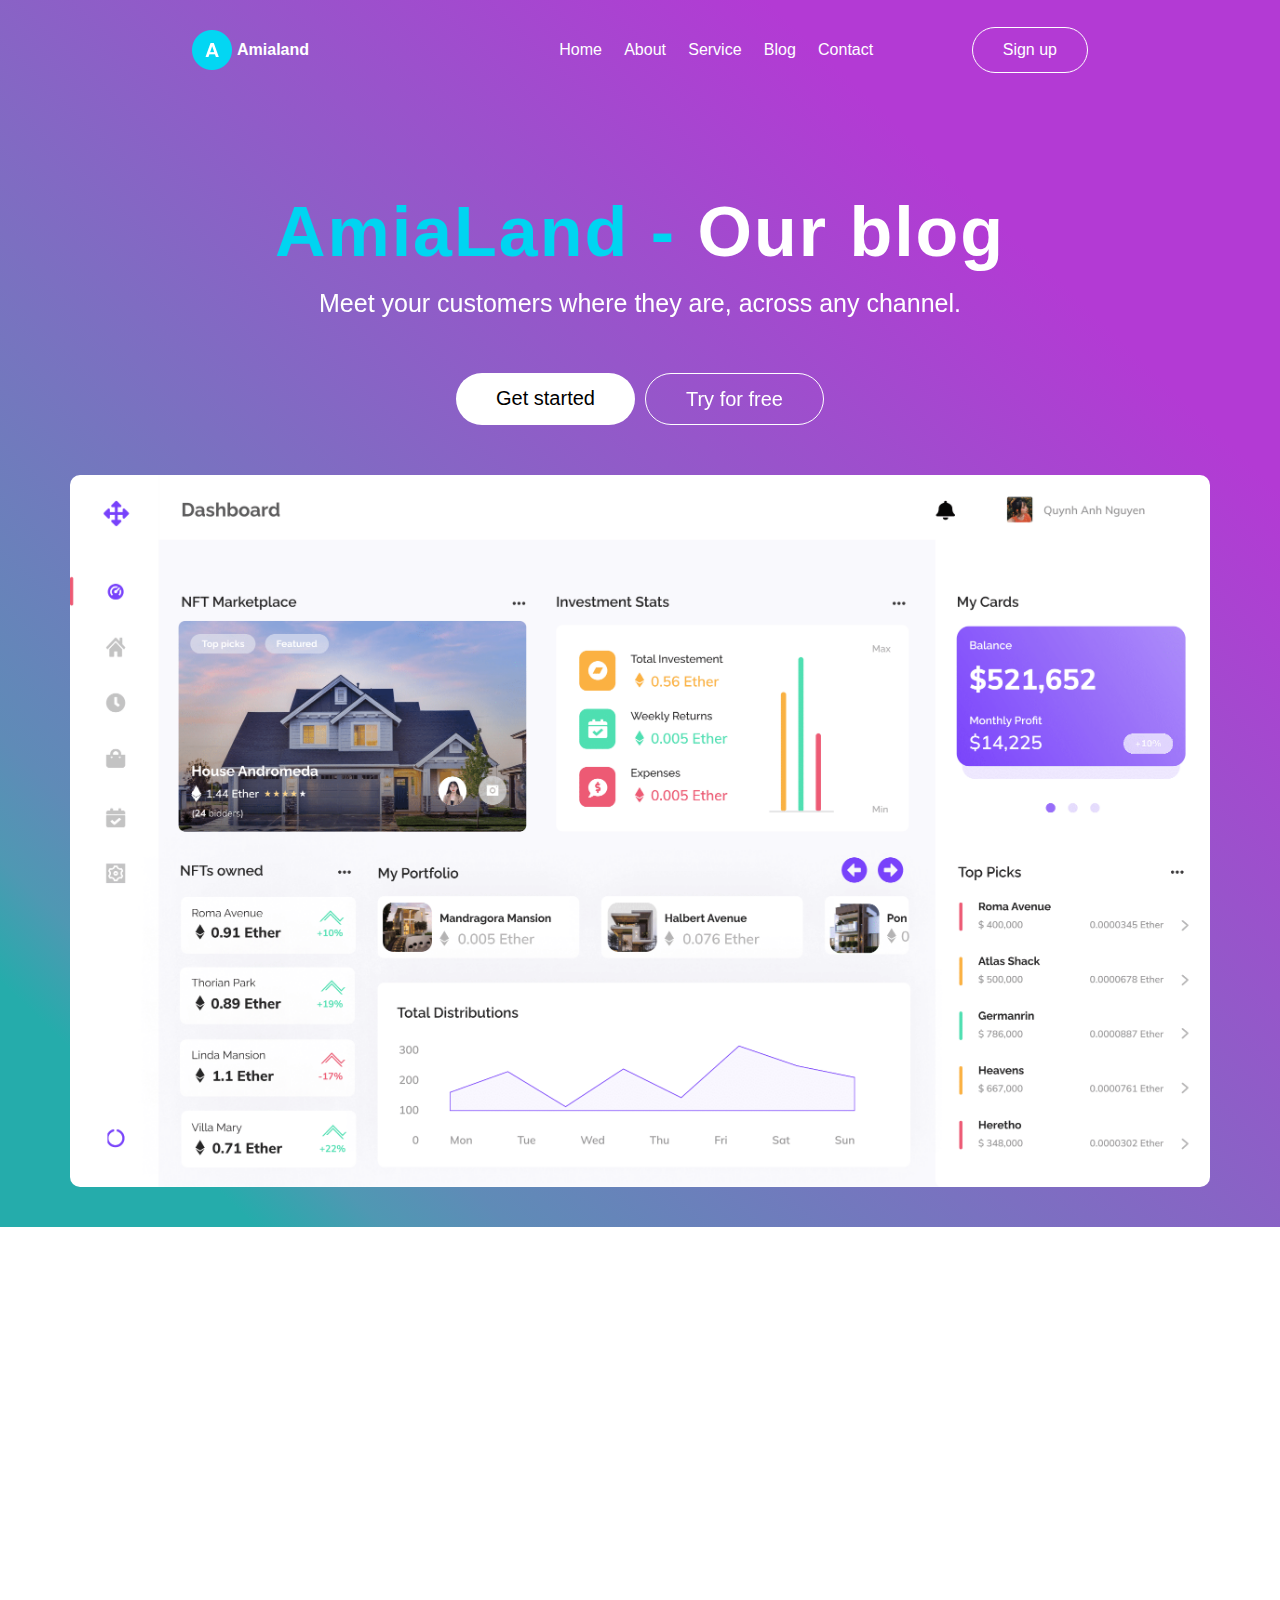
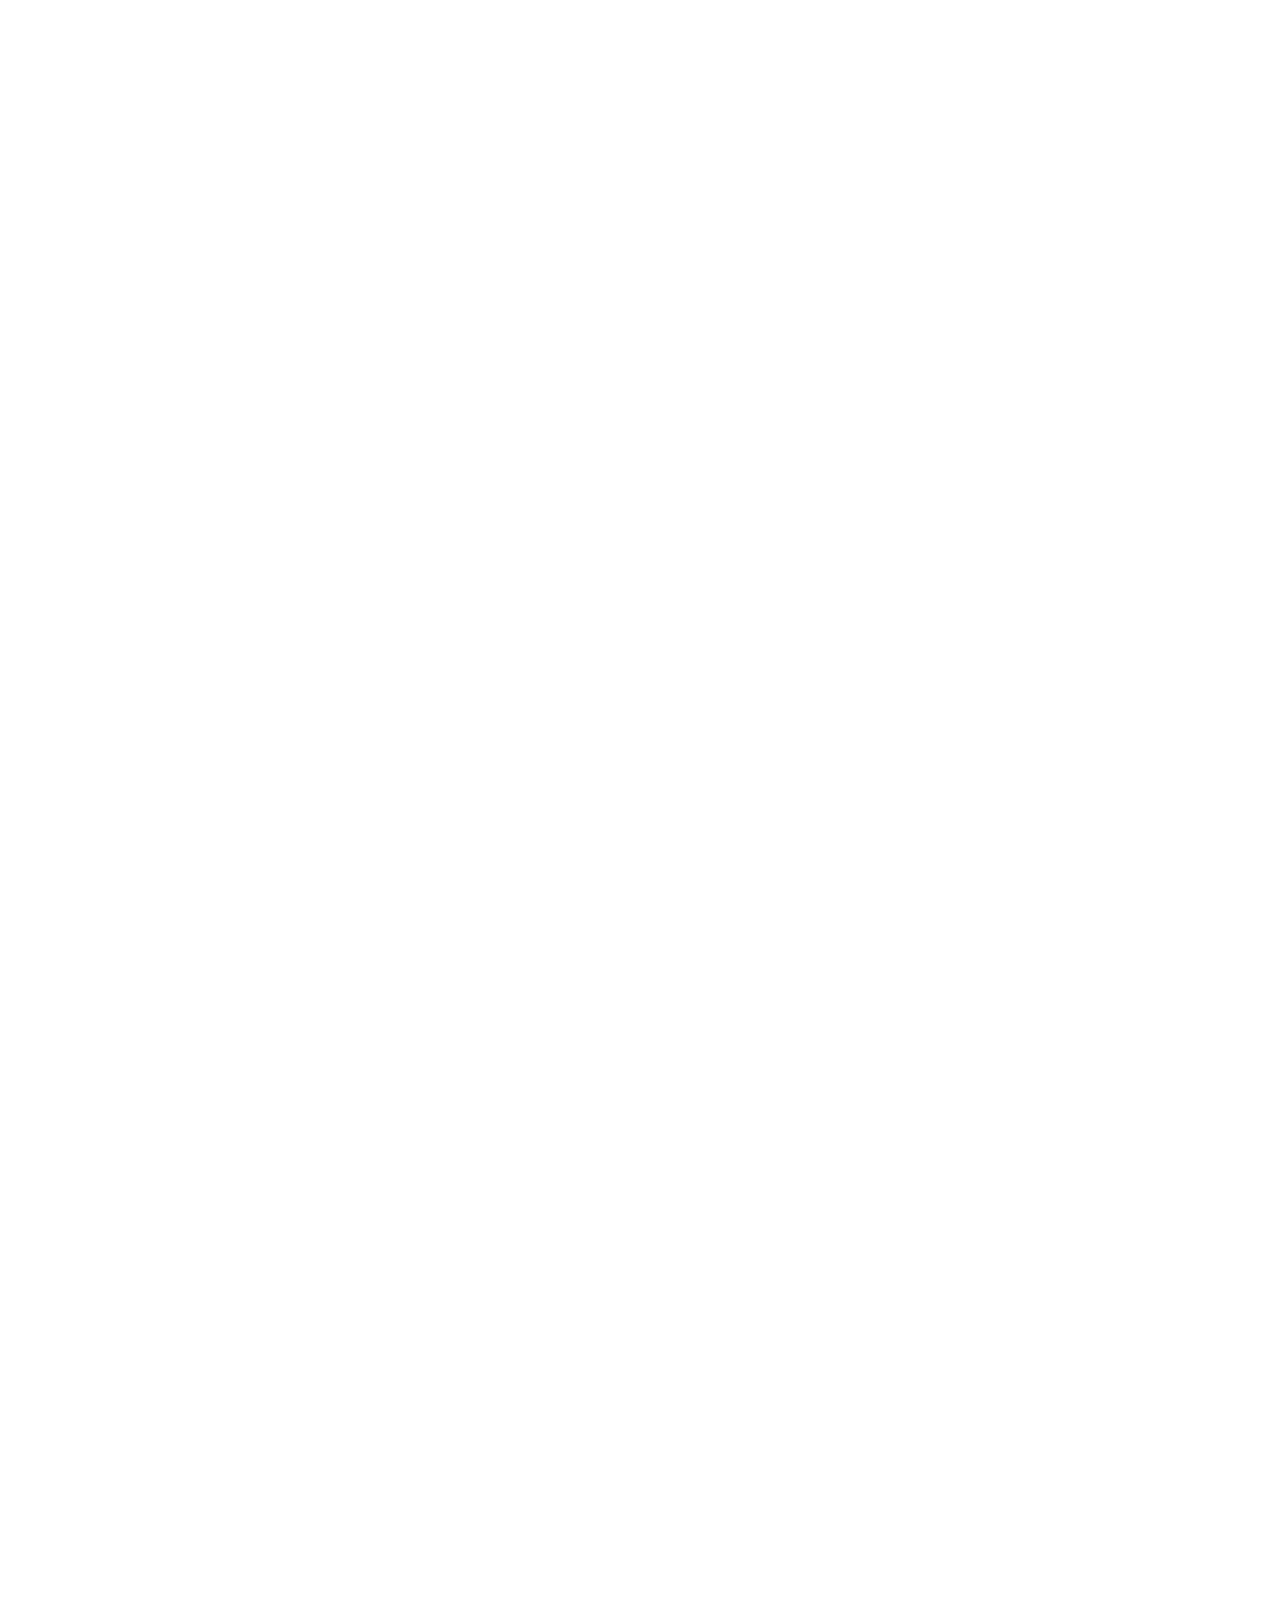
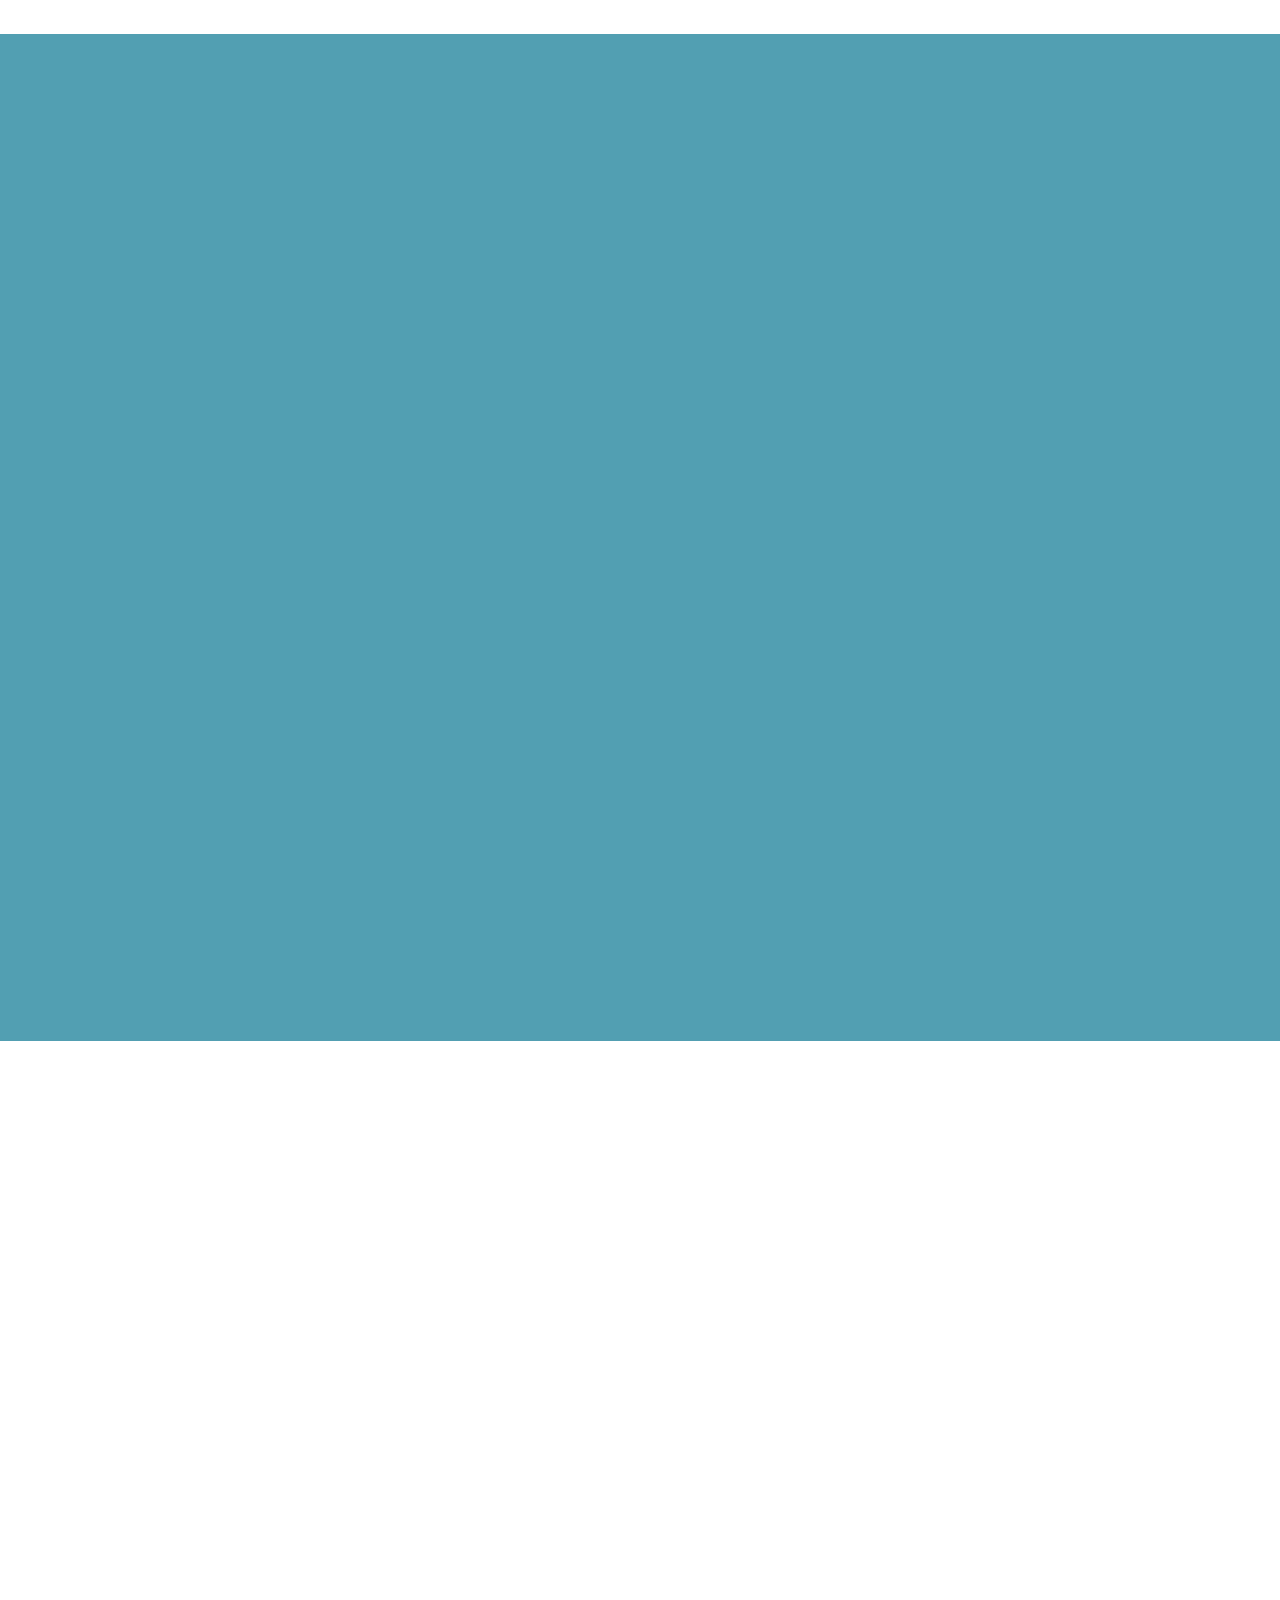
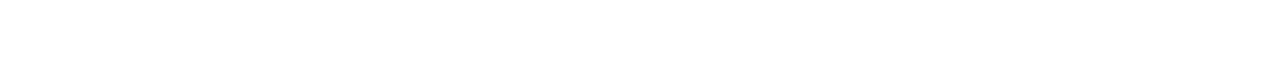
<file: blog.html>
<!DOCTYPE html>
<html lang="en">
<head>
    <meta charset="UTF-8">
    <meta http-equiv="X-UA-Compatible" content="IE=edge">
    <meta name="viewport" content="width=device-width, initial-scale=1.0">
    <link rel="stylesheet" href="https://cdn.jsdelivr.net/npm/bootstrap@4.6.1/dist/css/bootstrap.min.css">
    <script src="https://cdn.jsdelivr.net/npm/jquery@3.5.1/dist/jquery.slim.min.js"></script>
    <script src="https://cdn.jsdelivr.net/npm/popper.js@1.16.1/dist/umd/popper.min.js"></script>
    <script src="https://cdn.jsdelivr.net/npm/bootstrap@4.6.1/dist/js/bootstrap.bundle.min.js"></script>
    <link rel="stylesheet" href="https://unpkg.com/aos@next/dist/aos.css" />
    <link rel="shortcut icon" href="assets/home/profil.png" type="image/x-icon">
    <link rel="stylesheet" href="blog.css" />
    <title>Blog</title>
</head>
<body>
    <div class="header">
        <div class="header-nav">
            <div class="header-nav-img">
                <div>
                    <img src="assets/home/profil.png"/>
                </div>
                <div class="header-nav-img-text">Amialand</div>
            </div>
            <div class="header-nav-menu" class="header-nav-img">
                <a  href="index.html">
                    Home
                </a>
                <a href="about.html">
                    About
                </a>
                <a href="service.html">
                    Service
                </a>
                <a href="blog.html">
                    Blog
                </a>
                <a href="contact.html">
                    Contact
                </a>
            </div>
            <div class="mobile-menu" class="header-nav-img">
                <div class="sign-up">
                    Sign up
                </div>
                <div class="mobile-menu-icon" onclick="onShow()">
                    <img src="assets/icons/icon_menu.png"/>
                </div>
            </div>
        </div>
        <div class="container header-nav-content">
            <div class="header-menu-mobile">
                <div class="header-menu-mobile__content">
                    <a href="index.html">
                        Home
                    </a>
                    <a href="about.html">
                        About
                    </a>
                    <a href="service.html">
                        Service
                    </a>
                    <a href="blog.html">
                        Blog
                    </a>
                    <a href="contact.html">
                        Contact
                    </a>
                    <a>
                        Sign up
                    </a>
                </div>
            </div>
            <div class="text-center header-nav-content__title"  data-aos="zoom-in" data-aos-duration="500">
                <span>AmiaLand</span> <span class="minus">-</span> Our blog
            </div>
            <div class="text-white text-center header-nav-content__description"  data-aos="fade-up" data-aos-duration="300">
                Meet your customers where they are, across any channel.
            </div>
            <div class="header-nav-content__btn">
                <div class="header-nav-content__btn-get" data-aos="fade-right" data-aos-duration="300">
                    Get started
                </div>
                <div class="header-nav-content__btn-try" data-aos="fade-left" data-aos-duration="300">
                    Try for free
                </div>
            </div>
            <div class="header-img" data-aos="fade-up" data-aos-duration="500">
                <img src="assets/home/screen.png" width="100%" style="border-radius: 10px;" alt="">
            </div>
        </div>
    </div>
    <div class="banner">
        <div class="text-center banner-title" data-aos="zoom-in" data-aos-duration="300">
            Our Latest News
        </div>
        <div class="banner-content">
            <div class="banner-content-block">
                <div class="banner-content-part" data-aos="zoom-in" data-aos-duration="300" data-aos-offset="0">
                    <img src="assets/home/mdi_alarm-light.png" style="width: 50px; height: 75px;"/>
                    <div class="p-2">
                        <div class="banner-content-part__title">Creative</div>
                        <div class="mt-4 banner-content-part__description">
                            Slate helps you see how many 
                            more days you need to work 
                            to reach your financial goal 
                            for the month and year.
                        </div>
                        <div class="mt-3 banner-content-part__learn">
                            Learn More
                        </div>
                    </div>
                </div>
                <div class="banner-content-part__atom" data-aos="zoom-in" data-aos-duration="600" data-aos-offset="0">
                    <img src="assets/home/mdi_atom.png" style="width: 50px; height: 75px;"/>
                    <div class="p-2">
                        <div class="banner-content-part__title text-white">Social Media</div>
                        <div class="mt-4 banner-content-part__description text-white">
                            Slate helps you see how many 
                            more days you need to work 
                            to reach your financial goal 
                            for the month and year.
                        </div>
                        <div class="mt-3 banner-content-part__learn text-white">
                            Learn More
                        </div>
                    </div>
                </div>
                <div class="banner-content-part__search">
                    <div class="banner-content-search" data-aos="zoom-in" data-aos-duration="600" data-aos-offset="0">
                        Search
                    </div>
                    <div class="banner-content-block-part mt-5">
                        <div class="banner-content-block-part-title" data-aos="fade-right" data-aos-duration="300" data-aos-offset="0">Categories</div>
                        <ul>
                            <li data-aos="fade-right" data-aos-duration="300" data-aos-offset="0">
                                <div>
                                    Landing Page
                                </div>
                            </li>
                            <li data-aos="fade-right" data-aos-duration="300" data-aos-offset="0">
                                <div>
                                    Popup Builder
                                </div>
                            </li>
                            <li data-aos="fade-right" data-aos-duration="300" data-aos-offset="0">
                                <div>
                                    Integrations
                                </div>
                            </li>
                        </ul>
                    </div>
                </div>
            </div>
            <div class="banner-content-block-part-title-news" data-aos="fade-right" data-aos-duration="300" data-aos-offset="100">
                <div class="banner-content-block-part-title-news__side">
                    <div>
                        Related News
                    </div>
                </div>
            </div>
            <div class="banner-content-block">
                <div class="banner-content-part" data-aos="fade-up" data-aos-duration="500" data-aos-offset="0">
                    <img src="assets/home/mdi_alarm-light.png" style="width: 50px; height: 75px;"/>
                    <div class="p-2">
                        <div class="banner-content-part__title">Sourcing</div>
                        <div class="mt-4 banner-content-part__description">
                            Slate helps you see how many 
                            more days you need to work 
                            to reach your financial goal 
                            for the month and year.
                        </div>
                        <div class="mt-3 banner-content-part__learn">
                            Learn More
                        </div>

                    </div>
                </div>
                <div class="banner-content-part__atom" data-aos="fade-down" data-aos-duration="500" data-aos-offset="0">
                    <img src="assets/home/mdi_atom.png" style="width: 50px; height: 75px;"/>
                    <div class="p-2">
                        <div class="banner-content-part__title text-white">E-Commerce</div>
                        <div class="mt-4 banner-content-part__description text-white">
                            Slate helps you see how many 
                            more days you need to work 
                            to reach your financial goal 
                            for the month and year.
                        </div>
                        <div class="mt-3 banner-content-part__learn text-white">
                            Learn More
                        </div>
                    </div>
                </div>
                <div class="banner-content-block-part-title-news__part">
                    <div class="banner-content-block-part-title-news__part-div">
                        <div class="banner-content-block-part-title-news__part-div__post" data-aos="zoom-in" data-aos-duration="500" data-aos-offset="20">
                            <div class="banner-content-block-part-title-news__part-div__post-img">
                                <img src="assets/home/IMG_1469.JPG" width="100%" height="100%"/>
                            </div>
                            <div class="banner-content-block-part-title-news__part-div__post-description">
                                <span>AmiaLand</span> gains 4,000 clients.
                            </div>
                        </div> 
                        <div class="banner-content-block-part-title-news__part-div__post" data-aos="zoom-in" data-aos-duration="500" data-aos-offset="20">
                            <div class="banner-content-block-part-title-news__part-div__post-img">
                                <img src="assets/home/IMG_1753.png" width="100%" height="100%"/>
                            </div>
                            <div class="banner-content-block-part-title-news__part-div__post-description">
                                <span>AmiaLand</span> reach 10,000 followers.
                            </div>
                        </div>
                        <div class="banner-content-block-part-title-news__part-div__post" data-aos="zoom-in" data-aos-duration="500" data-aos-offset="20">
                            <div class="banner-content-block-part-title-news__part-div__post-img">
                                <img src="assets/home/iamge_new3.jpg" width="100%" height="100%"/>
                            </div>
                            <div class="banner-content-block-part-title-news__part-div__post-description">
                                <span>AmiaLand</span> collabs with Pepsico.
                            </div>
                        </div>
                    </div>
                </div>
            </div>
            <div class="banner-content-block" style="margin-top: 80px;">
                <div class="banner-content-part" data-aos="zoom-in" data-aos-duration="500" data-aos-offset="0">
                    <img src="assets/home/mdi_alarm-light.png" style="width: 50px; height: 75px;"/>
                    <div class="p-2">
                        <div class="banner-content-part__title">Designing</div>
                        <div class="mt-4 banner-content-part__description">
                            Slate helps you see how many 
                            more days you need to work 
                            to reach your financial goal 
                            for the month and year.
                        </div>
                        <div class="mt-3 banner-content-part__learn">
                            Learn More
                        </div>

                    </div>
                </div>
                <div class="banner-content-part__atom" data-aos="zoom-in" data-aos-duration="500" data-aos-offset="0">
                    <img src="assets/home/mdi_atom.png" style="width: 50px; height: 75px;"/>
                    <div class="p-2">
                        <div class="banner-content-part__title text-white">Branding</div>
                        <div class="mt-4 banner-content-part__description text-white">
                            Slate helps you see how many 
                            more days you need to work 
                            to reach your financial goal 
                            for the month and year.
                        </div>
                        <div class="mt-3 banner-content-part__learn text-white">
                            Learn More
                        </div>
                    </div>
                </div>
                <div class="banner-content-block-part-tags">
                    <div class="banner-content-block-part-tags__part">
                        <div class="banner-content-block-part-tags__part__title" data-aos="fade-down" data-aos-duration="500" data-aos-offset="0">
                            Popular Tags
                        </div>
                        <div class="tags">
                            <div class="tags-part mt-4" data-aos="fade-right" data-aos-duration="500" data-aos-offset="0">
                                <div>
                                    Design
                                </div>
                            </div>
                            <div class="tags-part mt-4" data-aos="fade-left" data-aos-duration="500" data-aos-offset="0">
                                <div>
                                    Content
                                </div>
                            </div>
                            <div class="tags-part mt-4" data-aos="fade-right" data-aos-duration="500" data-aos-offset="0">
                                <div>
                                    Popup
                                </div>
                            </div>
                            <div class="tags-part mt-4" data-aos="fade-left" data-aos-duration="500" data-aos-offset="0">
                                <div>
                                    Markets
                                </div>
                            </div>
                            <div class="tags-part mt-4" data-aos="fade-right" data-aos-duration="500" data-aos-offset="0">
                                <div>
                                    Business
                                </div>
                            </div>
                            <div class="tags-part mt-4" data-aos="fade-left" data-aos-duration="500" data-aos-offset="0">
                                <div>
                                    Website
                                </div>
                            </div>
                        </div>
                    </div>
                </div>
            </div>
            <div class="pagination">
                <div class="pagination-active" data-aos="zoom-in" data-aos-duration="500" data-aos-offset="0">1</div>
                <div class="pagination-inactive" data-aos="zoom-in" data-aos-duration="500" data-aos-offset="0">2</div>
                <div class="pagination-inactive" data-aos="zoom-in" data-aos-duration="500" data-aos-offset="0">3</div>
                <div class="pagination-next" data-aos="zoom-in" data-aos-duration="500" data-aos-offset="0">Next <span>></span></div>
            </div>
        </div>
    </div>
    <div class="video">
        <div class="video-content">
            <div class="video-title" data-aos="fade-right" data-aos-duration="500" data-aos-offset="100">
                Want to<br/>see more ?
            </div>
            <iframe data-aos="fade-up" data-aos-duration="500" data-aos-offset="50" src="https://www.youtube.com/embed/ZhLYU_qGTiQ?controls=1" style="margin-top: 50px;border-radius: 30px; border: none;" width="100%" height="520px"></iframe>
        </div>
    </div>
    <div class="footer">
        <div class="footer-content row justify-content-between">
            <div class="col-6 col-md-2" data-aos="fade-up" data-aos-duration="500" data-aos-offset="50">
                <div class="header-nav-img">
                    <img src="assets/home/profil.png"/>
                    <div class="footer-nav-img-text">Amialand</div>
                </div>
                <div class="mt-5">
                    <div class="mt-3">
                        <img src="assets/home/app-gallery.jpg" />
                    </div>
                    <div class="mt-3">
                        <img src="assets/home/window-store.png" />
                    </div>
                    <div class="mt-3">
                        <img src="assets/home/store.jpg" />
                    </div>
                    <div class="mt-3">
                        <img src="assets/home/Group.png" width="" />
                    </div>
                </div>
            </div>
            <div class="col-6 col-md-2" data-aos="fade-up" data-aos-duration="500" data-aos-offset="50">
                <div class="footer-product">
                    Product
                </div>
                <div class="footer-list mt-5">
                    <ul>
                        <li>
                            Landing page
                        </li>
                        <li>
                            Popup Builder
                        </li>
                        <li>
                            Web-design
                        </li>
                        <li>
                            Content
                        </li>
                        <li>
                            Integrations
                        </li>
                    </ul>
                </div>
            </div>
            <div class="col-6 col-md-2" data-aos="fade-up" data-aos-duration="500" data-aos-offset="50">
                <div class="footer-product">
                    Use Cases
                </div>
                <div class="footer-list mt-5">
                    <ul>
                        <li>
                            Web-designers
                        </li>
                        <li>
                            Marketers
                        </li>
                        <li>
                            Small Business
                        </li>
                        <li>
                            Website Builder
                        </li>
                    </ul>
                </div>
            </div>
            <div class="col-6 col-md-2" data-aos="fade-up" data-aos-duration="500" data-aos-offset="50">
                <div class="footer-product">
                    Company
                </div>
                <div class="footer-list mt-5">
                    <ul>
                        <li>
                            About us
                        </li>
                        <li>
                            Carrers
                        </li>
                        <li>
                            FAQs
                        </li>
                        <li>
                            Teams
                        </li>
                        <li>
                            Contact us
                        </li>
                    </ul>
                </div>
            </div>
            <div class="col-sm-12 col-lg-3" data-aos="fade-up" data-aos-duration="500" data-aos-offset="50">
                <div class="footer-product">
                    Subscribe
                </div>
                <div class="footer-subcribe mt-5">
                    <div class="footer-subcribe__text">
                        Subscribe to stay tuned for new web design and latest updates. Let's do it! 
                    </div>
                    <div class="footer-subcribe__input mt-4">
                        <input placeholder="Enter your email Address"/>
                        <button>Subcribe</button>
                    </div>
                </div>
                <div class="footer-address">
                    <div>
                        <img src="assets/icons/icon_place.png" />
                    </div>
                    <div class="ml-4">
                        Nguyen Huy Tuong Street
                    </div>
                </div>
                <div class="footer-address">
                    <div>
                        <img src="assets/icons/icon_email.png"/>
                    </div>
                    <div class="ml-4">
                        amia103@gmail.com
                    </div>
                </div>
            </div>
        </div>
        <div class="footer-contact row justify-content-between">
            <div class="col-12 text-center col-md-4 mt-3" style="font-size: 12px; margin: auto;" data-aos="zoom-in" data-aos-duration="500" data-aos-offset="0">
                Copyright 2021 Quynh Anh Nguyen All Rights Reserved
            </div>
            <div class="col-10 col-md-3 mt-3" style="padding: 0; margin: auto;" data-aos="zoom-in" data-aos-duration="500" data-aos-offset="0">
                <ul>
                    <li>
                        <a href="#">
                            <img src="assets/icons/icon_social_tweeter.png" />
                        </a>
                    </li>
                    <li>
                        <a href="#">
                            <img src="assets/icons/icon_social_facebook.png" />
                        </a>
                    </li>
                    <li>
                        <a href="#">
                            <img src="assets/icons/icon_social_instagram.png" />
                        </a>
                    </li>
                    <li>
                        <a href="#">
                            <img src="assets/icons/icon_social_linked.png" />
                        </a>
                    </li>
                    <li>
                        <a href="#">
                            <img src="assets/icons/icon_social_youtube.png" />
                        </a>
                    </li>
                    <li>
                        <a href="#">
                            <img src="assets/icons/icon_social_telegram.png" />
                        </a>
                    </li>
                </ul>
            </div>
        </div>
    </div>
    <script src="https://unpkg.com/aos@next/dist/aos.js"></script>
    <script src="index.js"></script>
    <script>
        AOS.init({
            once: true,
            easing:"slide",
            disable: window.innerWidth < 1024
        });
    </script>
</body>
</html>
</file>
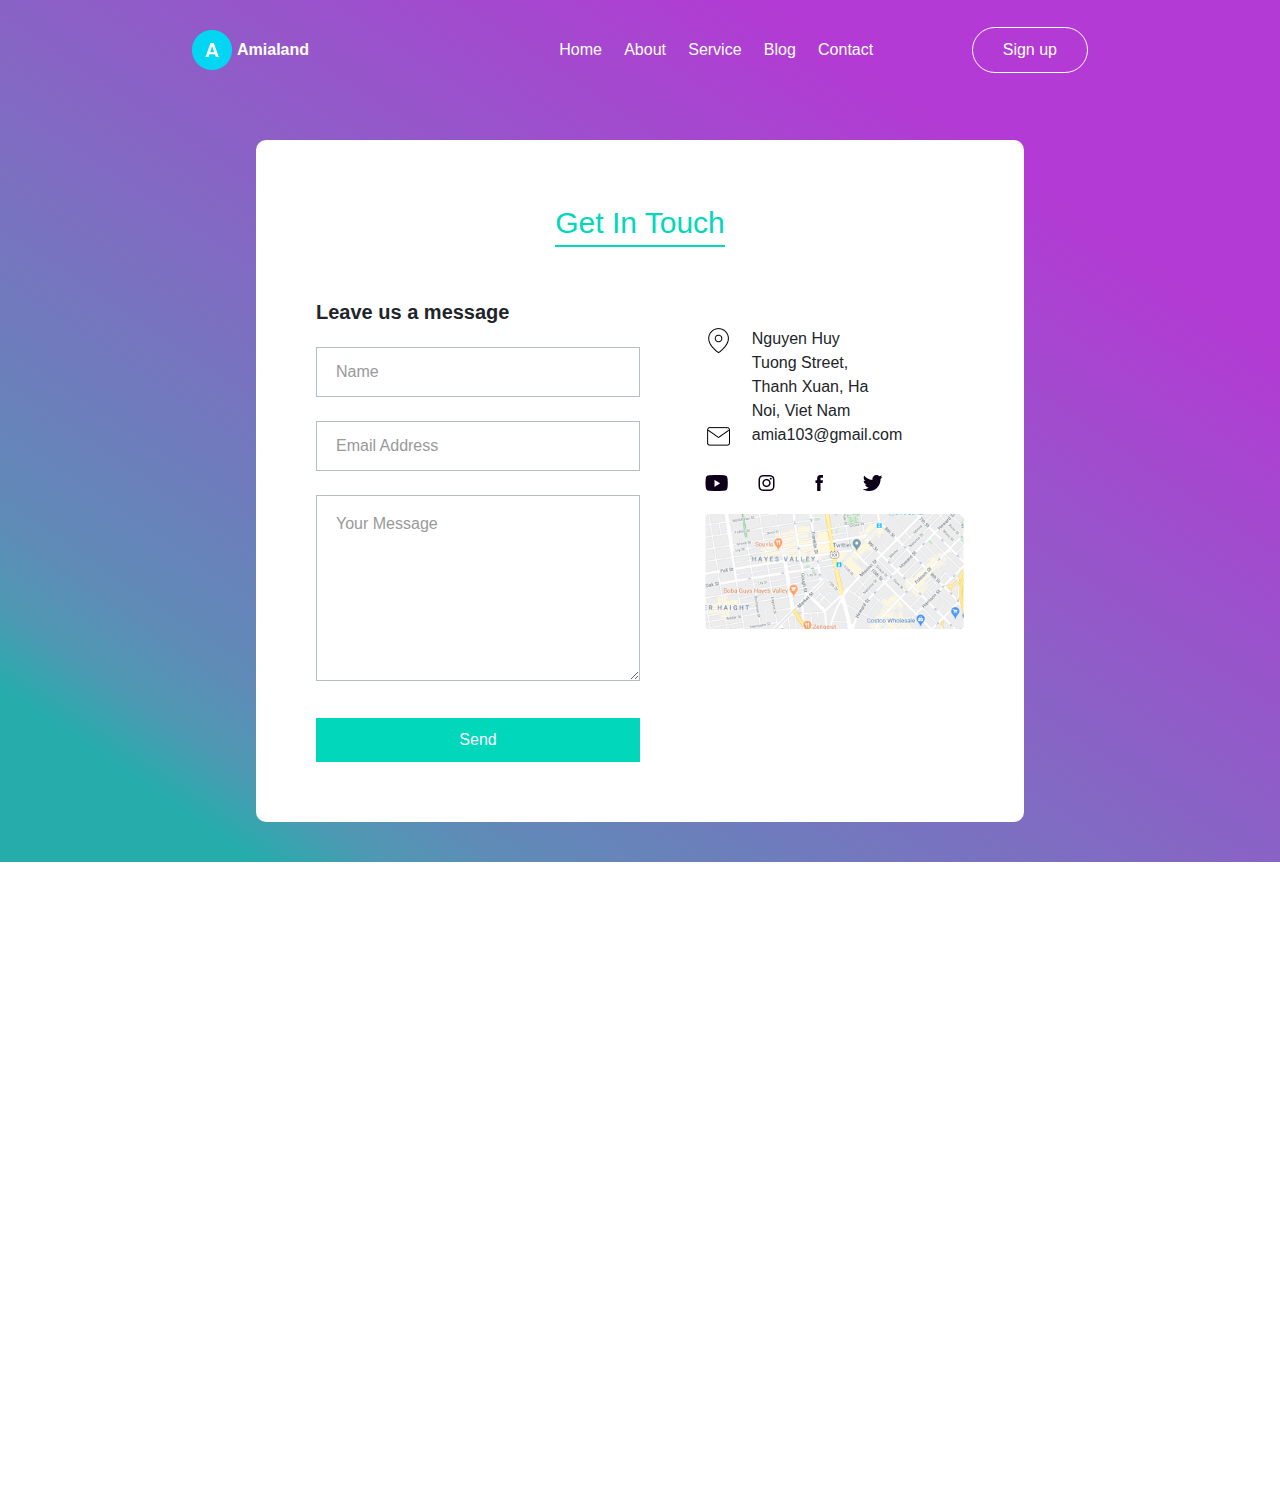
<file: contact.html>
<!DOCTYPE html>
<html lang="en">
<head>
    <meta charset="UTF-8">
    <meta http-equiv="X-UA-Compatible" content="IE=edge">
    <meta name="viewport" content="width=device-width, initial-scale=1.0">
    <link rel="stylesheet" href="https://cdn.jsdelivr.net/npm/bootstrap@4.6.1/dist/css/bootstrap.min.css">
    <script src="https://cdn.jsdelivr.net/npm/jquery@3.5.1/dist/jquery.slim.min.js"></script>
    <script src="https://cdn.jsdelivr.net/npm/popper.js@1.16.1/dist/umd/popper.min.js"></script>
    <script src="https://cdn.jsdelivr.net/npm/bootstrap@4.6.1/dist/js/bootstrap.bundle.min.js"></script>
    <link rel="stylesheet" href="https://unpkg.com/aos@next/dist/aos.css" />
    <link rel="shortcut icon" href="assets/home/profil.png" type="image/x-icon">
    <link rel="stylesheet" href="about.css" />
    <title>Contact</title>
</head>
<body>
    <div class="header">
        <div class="header-nav">
            <div class="header-nav-img">
                <div>
                    <img src="assets/home/profil.png"/>
                </div>
                <div class="header-nav-img-text">Amialand</div>
            </div>
            <div class="header-nav-menu" class="header-nav-img">
                <a  href="index.html">
                    Home
                </a>
                <a href="about.html">
                    About
                </a>
                <a href="service.html">
                    Service
                </a>
                <a href="blog.html">
                    Blog
                </a>
                <a href="contact.html">
                    Contact
                </a>
            </div>
            <div class="mobile-menu" class="header-nav-img">
                <div class="sign-up">
                    Sign up
                </div>
                <div class="mobile-menu-icon" onclick="onShow()">
                    <img src="assets/icons/icon_menu.png"/>
                </div>
            </div>
        </div>
        <div class="header-nav-content">
            <div class="header-menu-mobile">
                <div class="header-menu-mobile__content">
                    <a href="index.html">
                        Home
                    </a>
                    <a href="about.html">
                        About
                    </a>
                    <a href="service.html">
                        Service
                    </a>
                    <a href="blog.html">
                        Blog
                    </a>
                    <a href="contact.html">
                        Contact
                    </a>
                    <a>
                        Sign up
                    </a>
                </div>
            </div>
            <div class="contact" data-aos="zoom-in" data-aos-duration="500">
                <div class="contact-container">
                    <div class="contact-container__title">
                        Get In Touch
                        <div></div>
                    </div>
                    <div class="contact-container__leave">Leave us a message</div>
                    <div class="contact-container__content">
                        <div class="contact-container__mess">
                            <div class="form-field">
                                <input type="text" class="form-input" placeholder=" "/>
                                <label for="name" class="form-label">Name</label>
                            </div>
                            <div class="form-field mt-4">
                                <input type="text" class="form-input" placeholder=" "/>
                                <label for="email" class="form-label">Email Address</label>
                            </div>
                            <div class="form-field mt-4">
                                <textarea type="text" class="form-textarea" placeholder=" " rows="6" style="padding: 20px;"></textarea>
                                <label for="email" class="form-label-area">Your Message</label>
                            </div>
                            <button class="form-field-btn">Send</button>
                        </div>
                        <div class="contact-container__address">
                            <div class="contact-container__address-flex">
                                <div>
                                    <img src="assets/icons/icon_place.png"/>
                                </div>
                                <div class="contact-container__address-flex-text">
                                    Nguyen Huy Tuong Street, Thanh Xuan, Ha Noi, Viet Nam
                                </div>
                            </div>
                            <div class="contact-container__address-flex">
                                <div>
                                    <img src="assets/icons/icon_email.png"/>
                                </div>
                                <div class="contact-container__address-flex-text">
                                    amia103@gmail.com
                                </div>
                            </div>
                            <div class="contact-container__address-flex__icon">
                                <div>
                                    <img src="assets/contact/icon_youtube.png" />
                                </div>
                                <div>
                                    <img src="assets/contact/icon_ins.png" />
                                </div>
                                <div>
                                    <img src="assets/contact/icon_facebook.png" />
                                </div>
                                <div>
                                    <img src="assets/contact/icon_twitter.png" />
                                </div>
                            </div>
                            <div style="width: 100%;">
                                <img src="assets/contact/map.png" width="100%"/>
                            </div>
                        </div>
                    </div>
                </div>
            </div>
        </div>
    </div>
    <div class="footer">
        <div class="footer-content row justify-content-between">
            <div class="col-6 col-md-2" data-aos="fade-up" data-aos-duration="500" data-aos-offset="50">
                <div class="header-nav-img">
                    <img src="assets/home/profil.png"/>
                    <div class="footer-nav-img-text">Amialand</div>
                </div>
                <div class="mt-5">
                    <div class="mt-3">
                        <img src="assets/home/app-gallery.jpg" />
                    </div>
                    <div class="mt-3">
                        <img src="assets/home/window-store.png" />
                    </div>
                    <div class="mt-3">
                        <img src="assets/home/store.jpg" />
                    </div>
                    <div class="mt-3">
                        <img src="assets/home/Group.png" width="" />
                    </div>
                </div>
            </div>
            <div class="col-6 col-md-2" data-aos="fade-up" data-aos-duration="500" data-aos-offset="50">
                <div class="footer-product">
                    Product
                </div>
                <div class="footer-list mt-5">
                    <ul>
                        <li>
                            Landing page
                        </li>
                        <li>
                            Popup Builder
                        </li>
                        <li>
                            Web-design
                        </li>
                        <li>
                            Content
                        </li>
                        <li>
                            Integrations
                        </li>
                    </ul>
                </div>
            </div>
            <div class="col-6 col-md-2" data-aos="fade-up" data-aos-duration="500" data-aos-offset="50">
                <div class="footer-product">
                    Use Cases
                </div>
                <div class="footer-list mt-5">
                    <ul>
                        <li>
                            Web-designers
                        </li>
                        <li>
                            Marketers
                        </li>
                        <li>
                            Small Business
                        </li>
                        <li>
                            Website Builder
                        </li>
                    </ul>
                </div>
            </div>
            <div class="col-6 col-md-2" data-aos="fade-up" data-aos-duration="500" data-aos-offset="50">
                <div class="footer-product">
                    Company
                </div>
                <div class="footer-list mt-5">
                    <ul>
                        <li>
                            About us
                        </li>
                        <li>
                            Carrers
                        </li>
                        <li>
                            FAQs
                        </li>
                        <li>
                            Teams
                        </li>
                        <li>
                            Contact us
                        </li>
                    </ul>
                </div>
            </div>
            <div class="col-sm-12 col-lg-3" data-aos="fade-up" data-aos-duration="500" data-aos-offset="50">
                <div class="footer-product">
                    Subscribe
                </div>
                <div class="footer-subcribe mt-5">
                    <div class="footer-subcribe__text">
                        Subscribe to stay tuned for new web design and latest updates. Let's do it! 
                    </div>
                    <div class="footer-subcribe__input mt-4">
                        <input placeholder="Enter your email Address"/>
                        <button>Subcribe</button>
                    </div>
                </div>
                <div class="footer-address">
                    <div>
                        <img src="assets/icons/icon_place.png" />
                    </div>
                    <div class="ml-4">
                        Nguyen Huy Tuong Street
                    </div>
                </div>
                <div class="footer-address">
                    <div>
                        <img src="assets/icons/icon_email.png"/>
                    </div>
                    <div class="ml-4">
                        amia103@gmail.com
                    </div>
                </div>
            </div>
        </div>
        <div class="footer-contact row justify-content-between">
            <div class="col-12 text-center col-md-4 mt-3" style="font-size: 12px; margin: auto;" data-aos="zoom-in" data-aos-duration="500" data-aos-offset="0">
                Copyright 2021 Quynh Anh Nguyen All Rights Reserved
            </div>
            <div class="col-10 col-md-3 mt-3" style="padding: 0; margin: auto;" data-aos="zoom-in" data-aos-duration="500" data-aos-offset="0">
                <ul>
                    <li>
                        <a href="#">
                            <img src="assets/icons/icon_social_tweeter.png" />
                        </a>
                    </li>
                    <li>
                        <a href="#">
                            <img src="assets/icons/icon_social_facebook.png" />
                        </a>
                    </li>
                    <li>
                        <a href="#">
                            <img src="assets/icons/icon_social_instagram.png" />
                        </a>
                    </li>
                    <li>
                        <a href="#">
                            <img src="assets/icons/icon_social_linked.png" />
                        </a>
                    </li>
                    <li>
                        <a href="#">
                            <img src="assets/icons/icon_social_youtube.png" />
                        </a>
                    </li>
                    <li>
                        <a href="#">
                            <img src="assets/icons/icon_social_telegram.png" />
                        </a>
                    </li>
                </ul>
            </div>
        </div>
    </div>
    <script src="https://unpkg.com/aos@next/dist/aos.js"></script>
    <script src="index.js"></script>
    <script>
        AOS.init({
            once: true,
            easing:"slide",
            disable: window.innerWidth < 1024
        });
    </script>
</body>
</html>
</file>
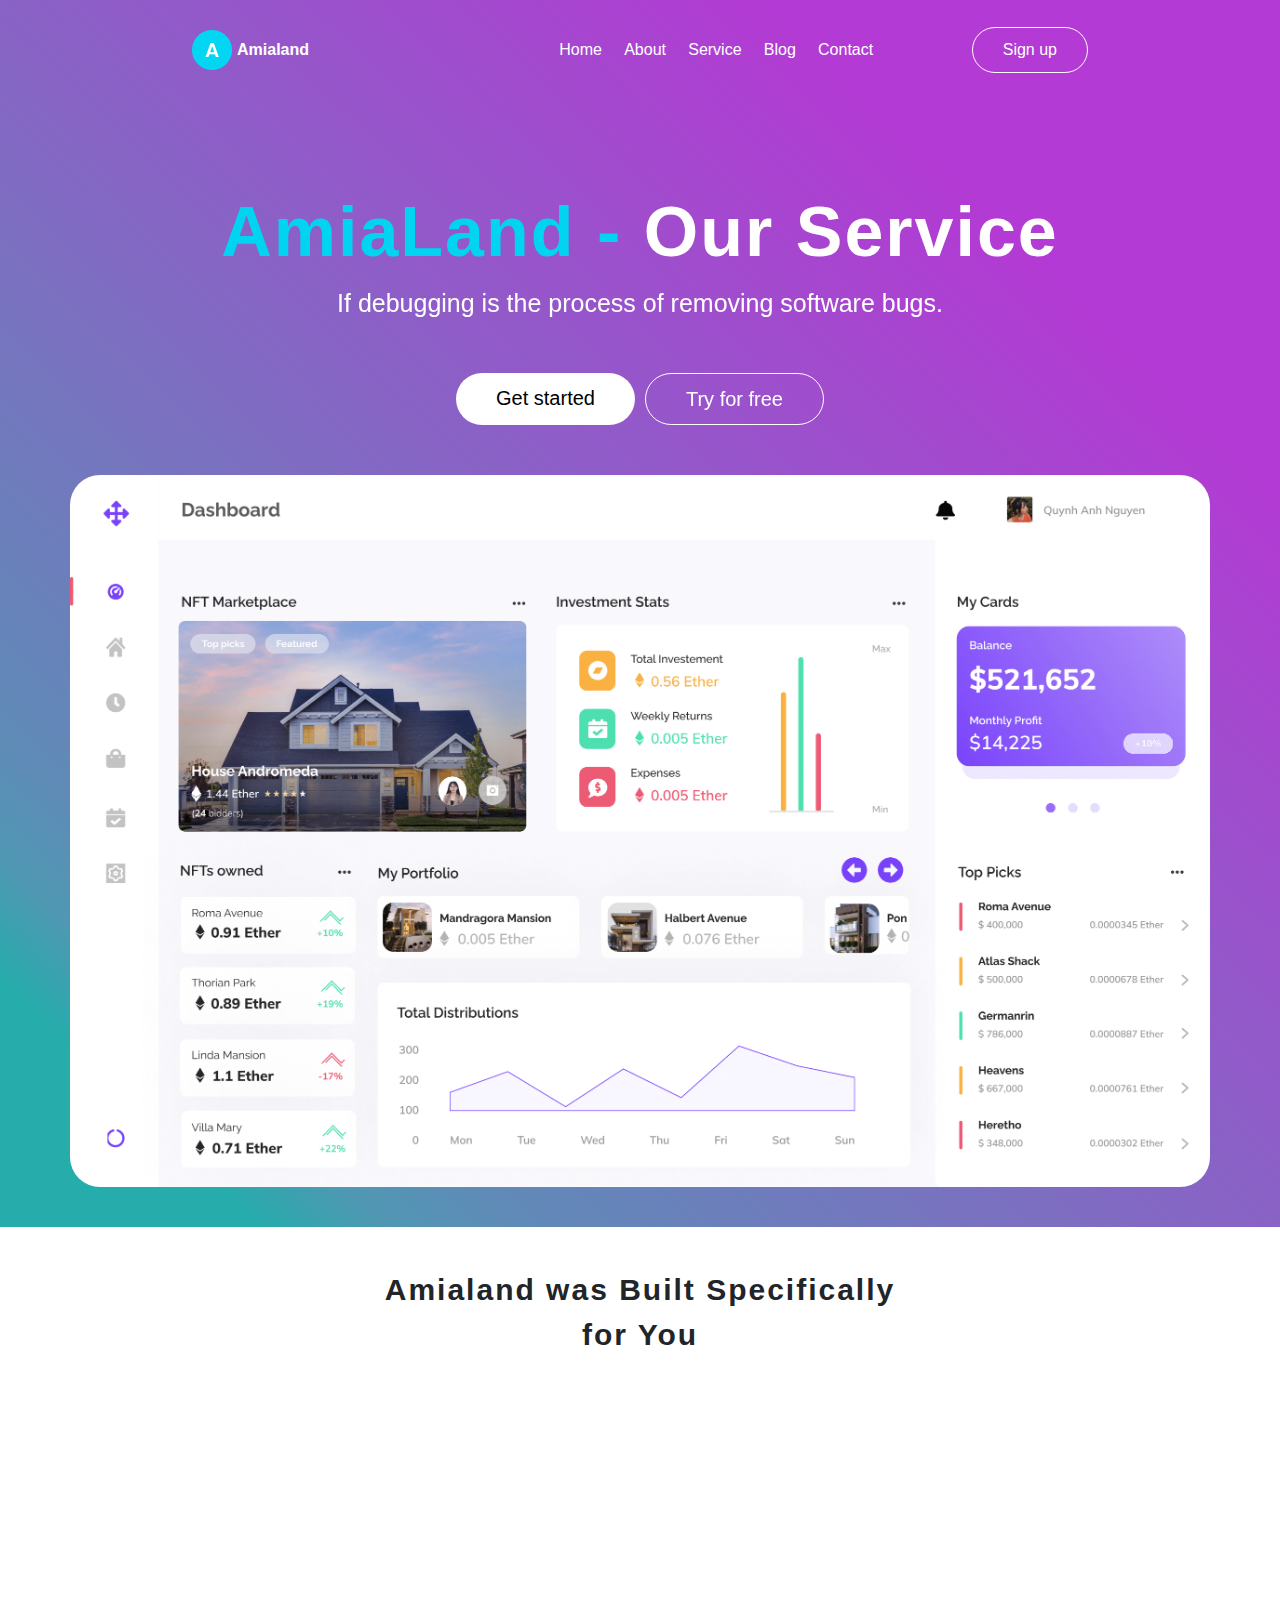
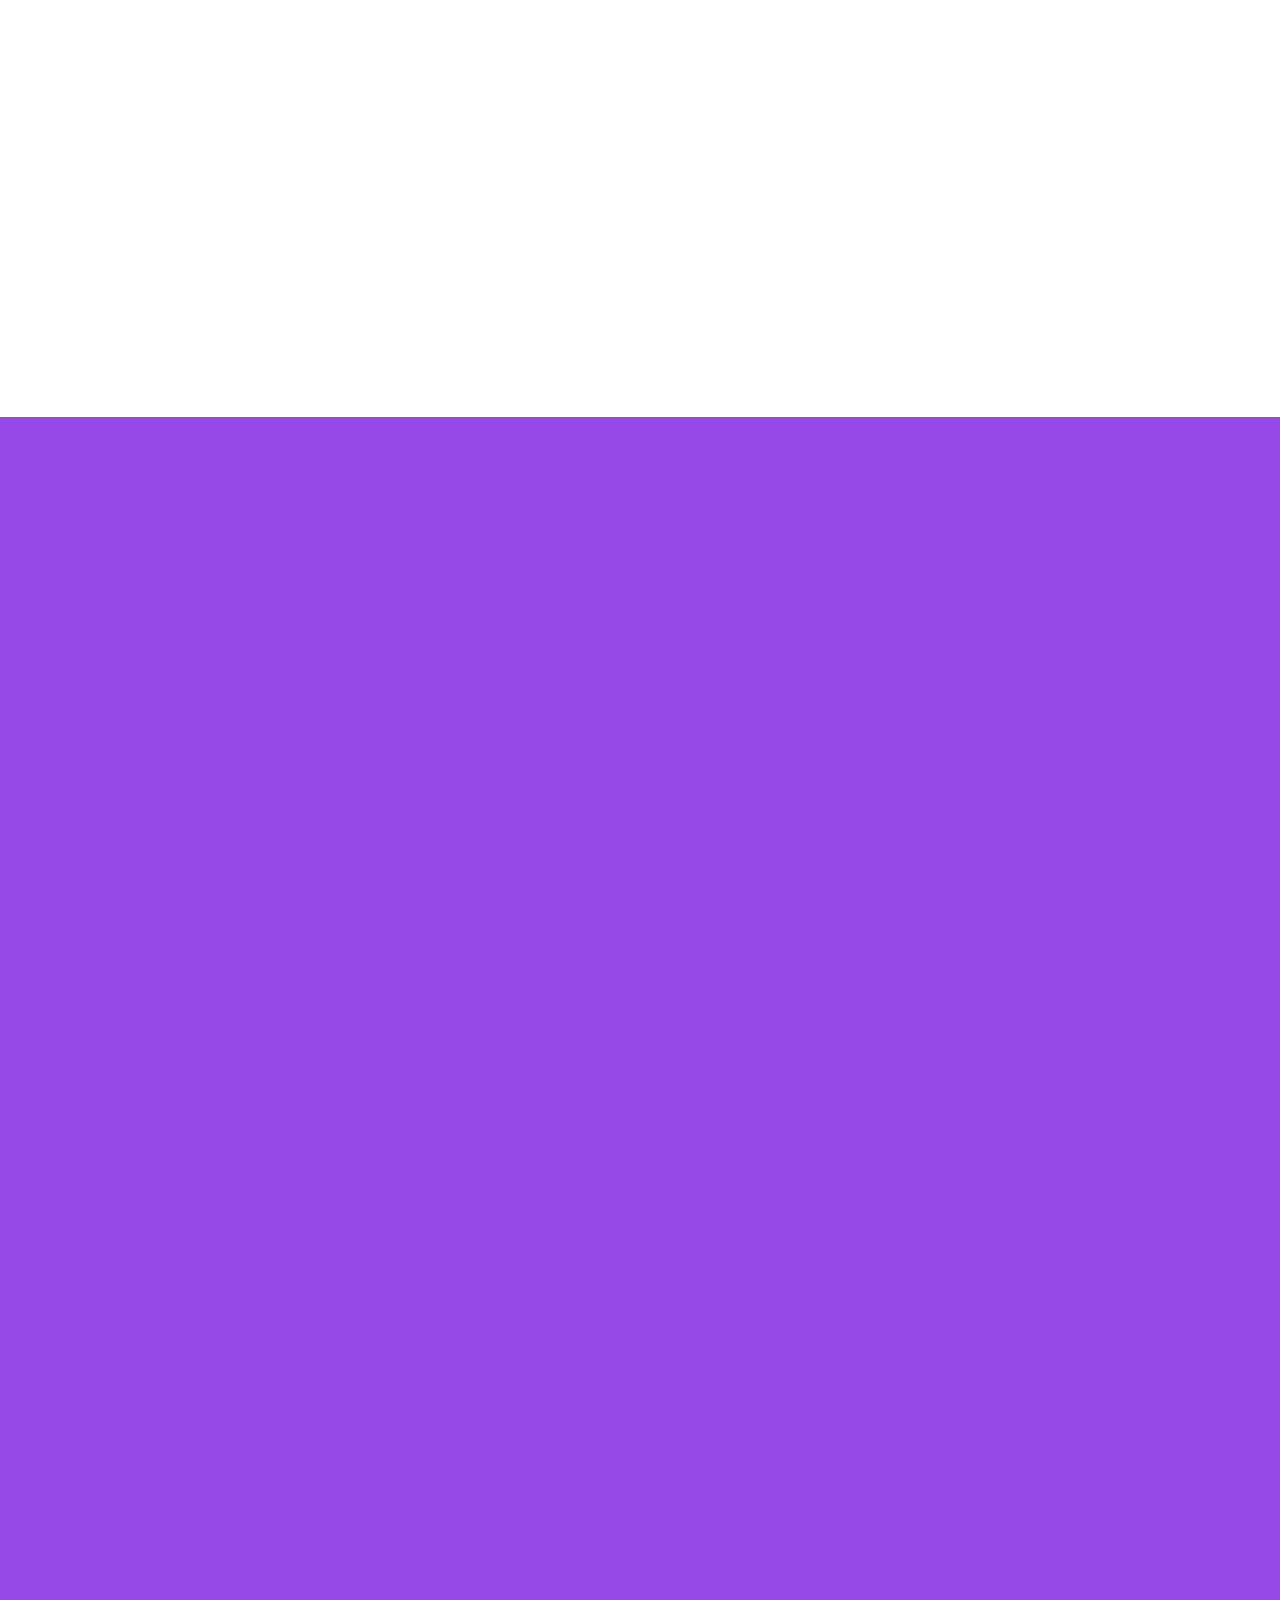
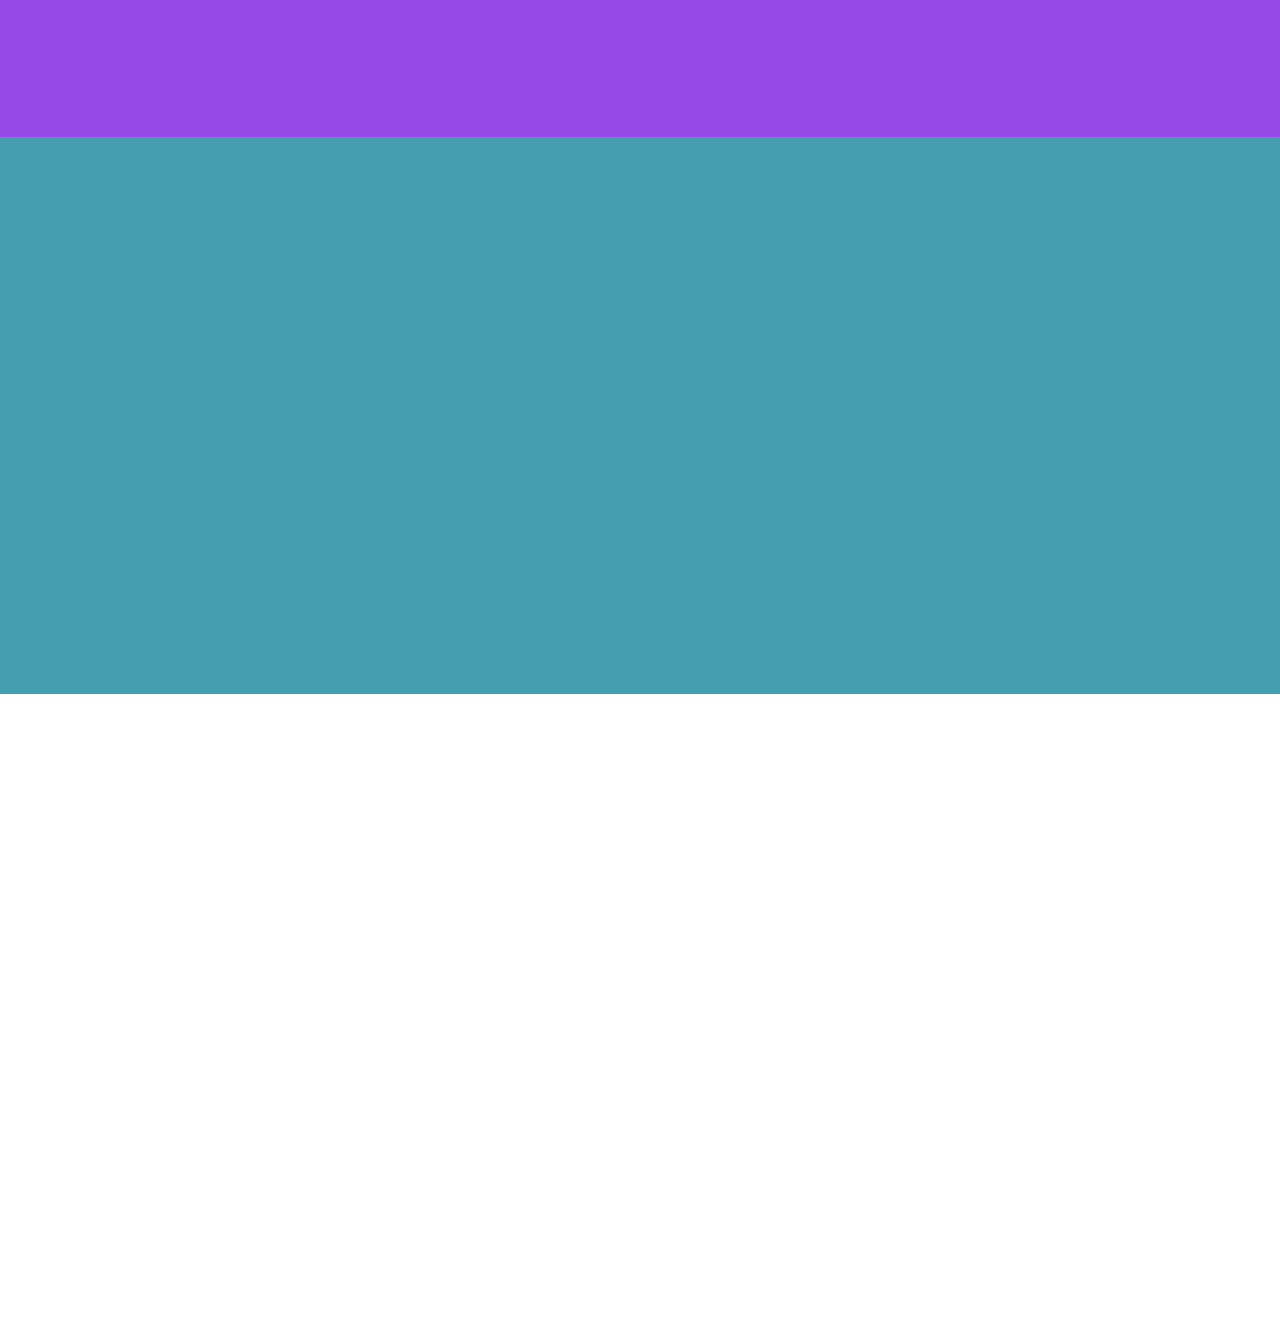
<file: service.html>
<!DOCTYPE html>
<html lang="en">
<head>
    <meta charset="UTF-8">
    <meta http-equiv="X-UA-Compatible" content="IE=edge">
    <meta name="viewport" content="width=device-width, initial-scale=1.0">
    <link rel="stylesheet" href="https://cdn.jsdelivr.net/npm/bootstrap@4.6.1/dist/css/bootstrap.min.css">
    <script src="https://cdn.jsdelivr.net/npm/jquery@3.5.1/dist/jquery.slim.min.js"></script>
    <script src="https://cdn.jsdelivr.net/npm/popper.js@1.16.1/dist/umd/popper.min.js"></script>
    <script src="https://cdn.jsdelivr.net/npm/bootstrap@4.6.1/dist/js/bootstrap.bundle.min.js"></script>
    <link rel="stylesheet" href="https://unpkg.com/aos@next/dist/aos.css" />
    <link rel="shortcut icon" href="assets/home/profil.png" type="image/x-icon">
    <link rel="stylesheet" href="service.css">
    <title>Blog</title>
</head>
<body>
    <div class="header">
        <div class="header-nav">
            <div class="header-nav-img">
                <div>
                    <img src="assets/home/profil.png"/>
                </div>
                <div class="header-nav-img-text">Amialand</div>
            </div>
            <div class="header-nav-menu" class="header-nav-img">
                <a  href="index.html">
                    Home
                </a>
                <a href="about.html">
                    About
                </a>
                <a href="service.html">
                    Service
                </a>
                <a href="blog.html">
                    Blog
                </a>
                <a href="contact.html">
                    Contact
                </a>
            </div>
            <div class="mobile-menu" class="header-nav-img">
                <div class="sign-up">
                    Sign up
                </div>
                <div class="mobile-menu-icon" onclick="onShow()">
                    <img src="assets/icons/icon_menu.png"/>
                </div>
            </div>
        </div>
        <div class="container header-nav-content">
            <div class="header-menu-mobile">
                <div class="header-menu-mobile__content">
                    <a href="index.html">
                        Home
                    </a>
                    <a href="about.html">
                        About
                    </a>
                    <a href="service.html">
                        Service
                    </a>
                    <a href="blog.html">
                        Blog
                    </a>
                    <a href="contact.html">
                        Contact
                    </a>
                    <a>
                        Sign up
                    </a>
                </div>
            </div>
            <div class="text-center header-nav-content__title"  data-aos="zoom-in" data-aos-duration="500">
                <span>AmiaLand</span> <span class="minus">-</span> Our Service
            </div>
            <div class="text-white text-center header-nav-content__description"  data-aos="fade-up" data-aos-duration="300">
                If debugging is the process of removing software bugs.
            </div>
            <div class="header-nav-content__btn">
                <div class="header-nav-content__btn-get" data-aos="fade-right" data-aos-duration="300">
                    Get started
                </div>
                <div class="header-nav-content__btn-try" data-aos="fade-left" data-aos-duration="300">
                    Try for free
                </div>
            </div>
            <div class="header-img" data-aos="fade-up" data-aos-duration="500">
                <img src="assets/home/screen.png" width="100%" style="border-radius: 30px;" alt="">
            </div>
        </div>
    </div>
    <div class="banner">
        <div class="service-banner-title">
            Amialand was Built Specifically<br/>for You
        </div>
        <div class="service-banner-content">
            <div class="service-banner-content-part" data-aos="zoom-in" data-aos-duration="300" data-aos-offset="0">
                <div class="service-banner-content-part-div">
                    <img src="assets/home/mdi_alarm-light.png" style="width: 50px; height: 75px;"/>
                    <div class="p-2">
                        <div class="service-banner-content-part__title">Creative</div>
                        <div class="mt-4 banner-content-part__description">
                            We’ll help you see how many 
                            more days you need to work 
                            to reach your creative goal 
                            for the month and year.
                        </div>
                        <div class="mt-3 service-banner-content-part__learn">
                            Learn More
                        </div>
                    </div>
                </div>
            </div>
            <div class="service-banner-content-part" data-aos="zoom-in" data-aos-duration="600" data-aos-offset="0">
                <div class="service-banner-content-part-div__atom">
                    <img src="assets/home/mdi_atom.png" style="width: 50px; height: 75px;"/>
                    <div class="p-2">
                        <div class="service-banner-content-part__title">Sourcing</div>
                        <div class="mt-4 service-banner-content-part__description">
                            We’ll help you see how many 
                            more days you need to work 
                            to reach your creative goal 
                            for the month and year.
                        </div>
                        <div class="mt-3 service-banner-content-part__learn text-white">
                            Learn More
                        </div>
                    </div>
                </div>
            </div>
            <div class="service-banner-content-part" data-aos="zoom-in" data-aos-duration="300" data-aos-offset="0">
                <div class="service-banner-content-part-div">
                    <img src="assets/icons/icon_collaborative.png" style="width: 50px; height: 75px;"/>
                    <div class="p-2">
                        <div class="service-banner-content-part__title">Designing</div>
                        <div class="mt-4 banner-content-part__description">
                            We’ll help you see how many 
                            more days you need to work 
                            to reach your creative goal 
                            for the month and year.
                        </div>
                        <div class="mt-3 service-banner-content-part__learn">
                            Learn More
                        </div>
                    </div>
                </div>
            </div>
        </div>
    </div>
    <div class="service-pricing">
        <div class="service-pricing__container">
            <div class="service-pricing__container-title" data-aos="zoom-in" data-aos-duration="300" data-aos-offset="0">
                Simple Pricing for Your Team
            </div>
            <div class="service-pricing__container-description" data-aos="zoom-in" data-aos-duration="300" data-aos-offset="0">
                Slate helps you see how many more days you need 
            </div>
            <div class="service-pricing__container-content">
                <div class="service-pricing__container-part" data-aos="fade-up" data-aos-duration="500" data-aos-offset="50">
                    <div class="service-pricing__container-part-title">
                        Education
                    </div>
                    <div class="service-pricing__container-part-description">
                        Brief price Description
                    </div>
                    <div class="service-pricing__container-part-img" data-aos="zoom-in" data-aos-duration="500" data-aos-offset="50">
                        <img src="assets/service/education.png"/>
                    </div>
                    <div class="service-pricing__container-part-price" data-aos="zoom-in" data-aos-duration="500" data-aos-offset="50">
                        <div class="service-pricing__container-part-price-number">0</div>
                        <div>
                            <img src="assets/service/dola.png" />
                            <div style="font-size: 12px;">Per/ month</div>
                        </div>
                    </div>
                    <div class="service-pricing__container-part-list" data-aos="zoom-in" data-aos-duration="500" data-aos-offset="50">
                        <ul>
                            <li>Only 2 Operators</li>
                            <li>Abandoned Cart</li>
                            <li>Facebook Ads</li>
                            <li>Order Notifications</li>
                            <li>Landing Pages</li>
                        </ul>
                    </div>
                    <div  class="service-pricing__container-part-button" data-aos="zoom-in" data-aos-duration="500" data-aos-offset="0">
                        Order Now
                    </div>
                </div>
                <div class="service-pricing__container-part" data-aos="fade-up" data-aos-duration="500" data-aos-offset="50">
                    <div class="service-pricing__container-part-title">
                        Professional
                    </div>
                    <div class="service-pricing__container-part-description">
                        Brief price Description
                    </div>
                    <div class="service-pricing__container-part-img" data-aos="zoom-in" data-aos-duration="500" data-aos-offset="50">
                        <img src="assets/service/professional.png"/>
                    </div>
                    <div class="service-pricing__container-part-price" data-aos="zoom-in" data-aos-duration="500" data-aos-offset="50">
                        <div class="service-pricing__container-part-price-number">10</div>
                        <div>
                            <img src="assets/service/dola.png" />
                            <div style="font-size: 12px;">Per/ month</div>
                        </div>
                    </div>
                    <div class="service-pricing__container-part-list" data-aos="zoom-in" data-aos-duration="500" data-aos-offset="50">
                        <ul>
                            <li>5 Operators</li>
                            <li>Abandoned Cart</li>
                            <li>Facebook & Instagram Ads</li>
                            <li>Order Notifications</li>
                            <li>Landing Pages</li>
                        </ul>
                    </div>
                    <div  class="service-pricing__container-part-button" data-aos="zoom-in" data-aos-duration="500" data-aos-offset="0">
                        Order Now
                    </div>
                </div>
                <div class="service-pricing__container-part" data-aos="fade-up" data-aos-duration="500" data-aos-offset="50">
                    <div class="service-pricing__container-part-title">
                        Business
                    </div>
                    <div class="service-pricing__container-part-description">
                        Brief price Description
                    </div>
                    <div class="service-pricing__container-part-img" data-aos="zoom-in" data-aos-duration="500" data-aos-offset="50">
                        <img src="assets/service/business.png"/>
                    </div>
                    <div class="service-pricing__container-part-price" data-aos="zoom-in" data-aos-duration="500" data-aos-offset="50">
                        <div class="service-pricing__container-part-price-number">99</div>
                        <div>
                            <img src="assets/service/dola.png" />
                            <div style="font-size: 12px;">Per/ month</div>
                        </div>
                    </div>
                    <div class="service-pricing__container-part-list" data-aos="zoom-in" data-aos-duration="500" data-aos-offset="50">
                        <ul>
                            <li>50 Operators</li>
                            <li>Abandoned Cart</li>
                            <li>All Ads</li>
                            <li>Order Notifications</li>
                            <li>Landing Pages</li>
                        </ul>
                    </div>
                    <div  class="service-pricing__container-part-button" data-aos="zoom-in" data-aos-duration="500" data-aos-offset="0">
                        Order Now
                    </div>
                </div>
            </div>
        </div>
    </div>
    <div class="service-about">
        <div class="service-about__container">
            <div class="service-about__title" data-aos="zoom-in" data-aos-duration="500" data-aos-offset="50">
                Happy Clients About Us
            </div>
            <div class="service-about__content">
                <div class="service-about__content-part" data-aos="fade-right" data-aos-duration="500" data-aos-offset="50">
                    <div class="service-about__content-part-img">
                        <img src="assets/service/quynh_anh.png"/>
                    </div>
                    <div class="service-about__content-part-content">
                        <div class="service-about__content-part-content__title">Quỳnh Anh</div>
                        <div class="service-about__content-part-content__description">“You made it so simple. My new site is so much faster 
                            and easier to work with than my old site.”</div>
                        <div class="service-about__content-part-content__btn" data-aos="zoom-in" data-aos-duration="500" data-aos-offset="0">
                            <div class="service-about__content-part-content__btn-content">
                                Learn More >
                            </div>
                        </div>
                    </div>
                </div>
                <div class="service-about__content-part" data-aos="fade-up" data-aos-duration="500" data-aos-offset="50">
                    <div class="service-about__content-part-img">
                        <img src="assets/service/tram_ngoc.png"/>
                    </div>
                    <div class="service-about__content-part-content">
                        <div class="service-about__content-part-content__title">Trâm Ngọc</div>
                        <div class="service-about__content-part-content__description">“You made it so simple. My new site is so much faster 
                            and easier to work with than my old site.”</div>
                        <div class="service-about__content-part-content__btn" data-aos="zoom-in" data-aos-duration="500" data-aos-offset="0">
                            <div class="service-about__content-part-content__btn-content">
                                Learn More >
                            </div>
                        </div>
                    </div>
                </div>
                <div class="service-about__content-part" data-aos="fade-left" data-aos-duration="500" data-aos-offset="50">
                    <div class="service-about__content-part-img">
                        <img src="assets/service/trang_ng.png"/>
                    </div>
                    <div class="service-about__content-part-content">
                        <div class="service-about__content-part-content__title">Trang Ng</div>
                        <div class="service-about__content-part-content__description">“You made it so simple. My new site is so much faster 
                            and easier to work with than my old site.”</div>
                        <div class="service-about__content-part-content__btn" data-aos="zoom-in" data-aos-duration="500" data-aos-offset="0">
                            <div class="service-about__content-part-content__btn-content">
                                Learn More >
                            </div>
                        </div>
                    </div>
                </div>
            </div>
        </div>
    </div>
    <div class="footer">
        <div class="footer-content row justify-content-between">
            <div class="col-6 col-md-2" data-aos="fade-up" data-aos-duration="500" data-aos-offset="50">
                <div class="header-nav-img">
                    <img src="assets/home/profil.png"/>
                    <div class="footer-nav-img-text">Amialand</div>
                </div>
                <div class="mt-5">
                    <div class="mt-3">
                        <img src="assets/home/app-gallery.jpg" />
                    </div>
                    <div class="mt-3">
                        <img src="assets/home/window-store.png" />
                    </div>
                    <div class="mt-3">
                        <img src="assets/home/store.jpg" />
                    </div>
                    <div class="mt-3">
                        <img src="assets/home/Group.png" width="" />
                    </div>
                </div>
            </div>
            <div class="col-6 col-md-2" data-aos="fade-up" data-aos-duration="500" data-aos-offset="50">
                <div class="footer-product">
                    Product
                </div>
                <div class="footer-list mt-5">
                    <ul>
                        <li>
                            Landing page
                        </li>
                        <li>
                            Popup Builder
                        </li>
                        <li>
                            Web-design
                        </li>
                        <li>
                            Content
                        </li>
                        <li>
                            Integrations
                        </li>
                    </ul>
                </div>
            </div>
            <div class="col-6 col-md-2" data-aos="fade-up" data-aos-duration="500" data-aos-offset="50">
                <div class="footer-product">
                    Use Cases
                </div>
                <div class="footer-list mt-5">
                    <ul>
                        <li>
                            Web-designers
                        </li>
                        <li>
                            Marketers
                        </li>
                        <li>
                            Small Business
                        </li>
                        <li>
                            Website Builder
                        </li>
                    </ul>
                </div>
            </div>
            <div class="col-6 col-md-2" data-aos="fade-up" data-aos-duration="500" data-aos-offset="50">
                <div class="footer-product">
                    Company
                </div>
                <div class="footer-list mt-5">
                    <ul>
                        <li>
                            About us
                        </li>
                        <li>
                            Carrers
                        </li>
                        <li>
                            FAQs
                        </li>
                        <li>
                            Teams
                        </li>
                        <li>
                            Contact us
                        </li>
                    </ul>
                </div>
            </div>
            <div class="col-sm-12 col-lg-3" data-aos="fade-up" data-aos-duration="500" data-aos-offset="50">
                <div class="footer-product">
                    Subscribe
                </div>
                <div class="footer-subcribe mt-5">
                    <div class="footer-subcribe__text">
                        Subscribe to stay tuned for new web design and latest updates. Let's do it! 
                    </div>
                    <div class="footer-subcribe__input mt-4">
                        <input placeholder="Enter your email Address"/>
                        <button>Subcribe</button>
                    </div>
                </div>
                <div class="footer-address">
                    <div>
                        <img src="assets/icons/icon_place.png" />
                    </div>
                    <div class="ml-4">
                        Nguyen Huy Tuong Street
                    </div>
                </div>
                <div class="footer-address">
                    <div>
                        <img src="assets/icons/icon_email.png"/>
                    </div>
                    <div class="ml-4">
                        amia103@gmail.com
                    </div>
                </div>
            </div>
        </div>
        <div class="footer-contact row justify-content-between">
            <div class="col-12 text-center col-md-4 mt-3" style="font-size: 12px; margin: auto;" data-aos="zoom-in" data-aos-duration="500" data-aos-offset="0">
                Copyright 2021 Quynh Anh Nguyen All Rights Reserved
            </div>
            <div class="col-10 col-md-3 mt-3" style="padding: 0; margin: auto;" data-aos="zoom-in" data-aos-duration="500" data-aos-offset="0">
                <ul>
                    <li>
                        <a href="#">
                            <img src="assets/icons/icon_social_tweeter.png" />
                        </a>
                    </li>
                    <li>
                        <a href="#">
                            <img src="assets/icons/icon_social_facebook.png" />
                        </a>
                    </li>
                    <li>
                        <a href="#">
                            <img src="assets/icons/icon_social_instagram.png" />
                        </a>
                    </li>
                    <li>
                        <a href="#">
                            <img src="assets/icons/icon_social_linked.png" />
                        </a>
                    </li>
                    <li>
                        <a href="#">
                            <img src="assets/icons/icon_social_youtube.png" />
                        </a>
                    </li>
                    <li>
                        <a href="#">
                            <img src="assets/icons/icon_social_telegram.png" />
                        </a>
                    </li>
                </ul>
            </div>
        </div>
    </div>
    <script src="https://unpkg.com/aos@next/dist/aos.js"></script>
    <script src="index.js"></script>
    <script>
        AOS.init({
            once: true,
            easing:"slide",
            disable: window.innerWidth < 1024
        });
    </script>
</body>
</html>
</file>
<file: index.css>
html, body{
    margin: 0;
    overflow-x: hidden;
}

.pointer{
    cursor: pointer;
}

.header{
    background-image: linear-gradient(to top right, #25ACAB 10%, #4F98B3 15%, #5F8BB7 20%, #B33AD4 80%);
}

.header-menu-mobile{
    display: none;
    width: 100%;
    z-index: 20;
    position: relative;
    overflow: hidden;
} 

.header-nav-menu a{
    color: white;
}

.header-nav{
    display: flex;
    background-color: transparent;
    width: 70%;
    height: 100px;
    margin: auto;
    justify-content: space-between;
    align-items: center;
}

.mobile-menu{
    display: flex;
}

.mobile-menu-icon{
    display: none;
}

.header-nav-img{
    display: flex;
    align-items: center;
    width: 30%;
}

.header-nav-img img{
    object-fit: cover;
    width: 40px;
    height: 40px;
}

.header-nav-menu{
    display: flex;
    width: 40%;
    justify-content: space-evenly;
    color: white;
}

.header-nav-img-text{
    font-weight: 600;
    margin-left: 5px;
    color: white;
}

.sign-up{
    border: 1px solid white;
    cursor: pointer;
    padding: 10px 30px;
    color: white;
    border-radius: 30px;

}

.header-nav-content{
    padding: 40px 0px;
}

.header-nav-content__title{
    font-size: 60px;
    font-weight: 800;
    padding: 40px 0px 0px 0px;
    letter-spacing: 2px;
    color: white;
}

.header-nav-content__title span{
    color: #00D4F1;
}

.header-nav-content__description{
    font-size: 25px;
}

.header-nav-content__btn{
    display: flex;
    padding: 50px 0px;
    font-size: 20px;
    justify-content: center;
}

.header-nav-content__btn-get{
    padding: 10px 40px;
    background-color: white;
    cursor: pointer;
    font-size: 20px;
    color: black;
    border-radius: 60px;
    margin-right: 5px;
}

.header-nav-content__btn-try{
    padding: 10px 40px;
    color: white;
    cursor: pointer;
    margin-left: 5px;
    border: 1px solid white;
    border-radius: 60px;
}


/*about-us*/
.about{
    width: 100%;
}


.about__container{
    width: 75%;
    margin: auto;
    display: flex;
    align-items: center;
    justify-content: space-between;
    flex-wrap: wrap;
    padding: 70px 0px;
}

.about__container-title{
    width: 30%;
    word-wrap: break-word;
    font-size: 100px;
    letter-spacing: 1.2px;
    font-weight: 700;
    color: #9749E5;
}

.about__container-title-mobile{
    display: none;
}

.about__container-description{
    width: 60%;
    color: #9749E5;
    font-weight: 500;
    font-size: 36px;
}

.about__container-content{
    width: 40%;
    margin-top: 50px;
    cursor: pointer;
    display: flex;
    align-items: center;
    margin-bottom: 30px;
}

.about__container-content:hover .about__container-content-number{
    transform: scale(1.2);
}

.about__container-content__global{
    width: 17%;
    display: flex;
    cursor: pointer;
    margin-top: 50px;
    align-items: center;
    margin-bottom: 30px;
}

.about__container-content__global:hover .about__container-content-number{
    transform: scale(1.2);
}

.about__container-content-number{
    padding: 30px;
    font-weight: 700;
    color: white;
    box-shadow:0px 8px 2px 5px rgba(0, 0, 0, 0.11);
    border-radius: 20px;
    font-size: 30px;
    background-image: linear-gradient(to top right, #25ACAB 15%, #4F98B3 25%, #5F8BB7 30%, #B33AD4 80%);
}

.about__container-content-text{
    color: #B33AD4;
    font-weight: 600;
    margin-left: 30px;
    font-size: 25px;
}

/*serrvice banner*/
.service-banner{
    background-color: #9749E5;
}

.service-banner-content{
    display: flex;
    width: 75%;
    margin: auto;
    justify-content: space-between;
    padding: 100px 0px;
}

.service-banner-title{
    width: 100%;
    text-align: center;
    font-size: 40px;
    font-weight: 600;
    color: white;
    letter-spacing: 2px;
    padding-top: 40px;
}

.service-banner-content-part{
    width: calc(33.333% - 20px);
    box-shadow: 0 8px 60px 0 rgba(0, 0, 0, 0.11), 0 12px 90px 0 rgba(0, 0, 0, 0.11);
}

.service-banner-content-part-div{
    padding: 50px 40px;
    width: 100%;
    background-color: white;
    height: 100%;
    border-radius: 10px;
}

.service-banner-content-part:hover .service-banner-content-part-div{
    transform: scale(1.05);
    cursor: pointer;
}


.service-banner-content-part__title{
    font-size: 30px;
    font-weight: 700;
}

.service-banner-content-part__learn{
    color: #00D4F1;
}

/*service-about*/

.service-about{
    background-color: #449EB0;
}

.service-about__container{
    width: 75%;
    margin: auto;
}

.service-about__title{
    text-align: center;
    color: white;
    font-size: 50px;
    padding: 50px 0px;
}

.service-about__content{
    display: flex;
    justify-content: space-between;
    padding-bottom: 60px;
}

.service-about__content-part{
    width: 32%;
    padding: 40px;
    display: flex;
}

.service-about__content-part-content{
    margin-left: 20px;
}

.service-about__content-part-content__description{
    margin-top: 10px;
}

.service-about__content-part-content__btn{
    width: fit-content;
}

.service-about__content-part-content__btn-content{
    cursor: pointer;
    background-color: white;
    color: #9649E6;
    font-weight: 600;
    font-size: 12px;
    width: fit-content;
    margin-top: 20px;
    padding: 10px 30px;
    border-radius: 30px;
}

.service-about__content-part-content__btn-content:hover{
    background-color: #9649E6;
    color: white;
}

.service-about__content-part-content__title{
    color: white;
    font-size: 20px;
    font-weight: 600;

}

.service-about__content-part-content__description{
    color: white;
}

/*service-pricing*/
.service-pricing{
    background-color: #9649E6;
}

.service-pricing__container{
    width: 65%;
    margin: auto;
}

.service-pricing__container-title{
    text-align: center;
    color: white;
    font-size: 60px;
    padding: 40px;
    font-weight: 600;
}

.service-pricing__container-description{
    text-align: center;
    color: white;
    font-size: 20px;
    font-weight: 500;
    letter-spacing: 1.5px;
}

.service-pricing__container-content{
    display: flex;
    justify-content: space-between;
    padding: 80px 0px;
}

.service-pricing__container-part{
    background-color: white;
    padding: 30px 20px;
    border-radius: 10px;
    width: 30%;
}

.service-pricing__container-part-title{
    text-align: center;
    font-size: 35px;
    font-weight: 700;
}

.service-pricing__container-part-description{
    text-align: center;
    color: #5C5C5C;
    font-size: 12px;
    font-weight: 700;
}

.service-pricing__container-part-img{
    padding: 30px;
}

.service-pricing__container-part-img img{
    width: 100%;
    object-fit: cover;
}

.service-pricing__container-part-price{
    display: flex;
    align-items: center;
    justify-content: center;
}

.service-pricing__container-part-price-number{
    font-size: 40px;
    color: #00D7BB;
    font-weight: 800;
    margin-right: 8px;
}

.service-pricing__container-part-list ul{
    list-style: none;
    padding: 20px;
    text-align: center;
}

.service-pricing__container-part-list ul li{
    padding: 10px 0px;
}

.service-pricing__container-part-button{
    width: 80%;
    background-color: #00D4F1;
    margin: auto;
    text-align: center;
    padding: 20px 0px;
    border-radius: 40px;
    color: white;
    
}

/*banner-blog*/
.banner{
    width: 75%;
    margin: auto;
}

.banner-title{
    font-size: 90px;
    font-weight: 700;
    padding: 80px 0px;
    background: #9749E5;
    letter-spacing: 0.3px;
    line-height: 120%;
    -webkit-background-clip: text;
    -webkit-text-fill-color: transparent;
}

.banner-content-block-part-title-news__part-div__post{
    display: flex;
    align-items: center;
    width: 100%;
    cursor: pointer;
}

.banner-content-block-part-title-news__part-div__post-img{
    overflow: hidden;
    width: 30%;
    height: 100px;
    margin-top: 20px;
    border-radius: 15px;
    margin-left: -16px;
    object-fit: cover;
}

.banner-content-block-part-title-news__part-div__post img{
    object-fit: cover;
    border-radius: 15px;
}
.banner-content-block-part-title-news__part-div__post:hover img{
    transform: scale(1.2);
    
}

.banner-content-block-part-title-news__part-div__post-description{
    width: 50%;
    padding-top: 20px;
    padding-left: 20px;
    font-size: 20px;
}

.banner-content-block-part-title-news__part-div__post-description span{
    color: #00D4F1;    
}

.banner-content{
    margin-top: 50px;
}

.banner-content-part{
    padding: 50px 40px;
    background-color: transparent;
    border-radius: 10px;
    width: calc(33.333% - 20px);
    box-shadow: 0 8px 60px 0 rgba(0, 0, 0, 0.11), 0 12px 90px 0 rgba(0, 0, 0, 0.11);}

.banner-content-part__title{
    font-size: 25px;
    font-weight: 700;
}

.banner-content-block{
    width: 100%;
    display: flex;
    justify-content: space-between;
}

.banner-content-part__learn{
    color: #00D4F1;
}

.banner-content-part__description{
    width: 80%;
    word-wrap: break-word;
}

.banner-content-part__atom{
    padding: 50px 40px;
    background-image: linear-gradient(to top right, #25ACAB 15%, #4F98B3 25%, #5F8BB7 30%, #B33AD4 80%);
    border-radius: 10px;
    width: calc(33.333% - 20px);
    box-shadow: 0 8px 60px 0 rgba(0, 0, 0, 0.11), 0 12px 90px 0 rgba(0, 0, 0, 0.11);
}

.banner-content-part__search{
    width: calc(33.333% - 20px);
}

.banner-content-search{
    width: 80%;
    margin: auto;
    border-radius: 10px;
    font-size: 30px;
    text-align: center;
    border: 3px solid black;
    padding: 10px 0px;
    font-weight: 500;
}

.banner-content-block-part{
    width: 80%;
    margin: auto;
}

.banner-content-block-part ul{
    list-style: none;
    padding: 0px;
    margin-top: 10px;
}

.banner-content-block-part ul li{
    padding: 10px 0px;
    font-size: 20px;
    font-weight: 600;
}

.banner-content-block-part ul li div:hover{
    color: #9649E6;
    cursor: pointer;
}

.banner-content-block-part-title{
    font-size: 30px;
    font-weight: 700;
    color: #9749E5;
}

.banner-content-block-part__news{
    display: flex;
    flex-direction: column;
}

.banner-content-block-part-title-news{
    font-size: 30px;
    font-weight: 700;
    padding-top: 30px;
    display: flex;
    justify-content: end;
    color: #9749E5;
}

.banner-content-block-part-title-news__side{
    width: calc(33.333% - 20px);
    
}

.banner-content-block-part-title-news__side div{
    width: 80%;
    margin: auto;
    
}

.banner-content-block-part-title-news__part{
    width: calc(33.333% - 20px);
}

.banner-content-block-part-title-news__part-div{
    width: 80%;
    margin: auto;
}

.banner-content-block-part-tags{
    width: calc(33.333% - 20px);
}

.banner-content-block-part-tags__part{
    width: 80%;
    margin: auto;
}

.banner-content-block-part-tags__part__title{
    font-size: 30px;
    margin-top: -15px;
    font-weight: 700;
    color: #9749E5;
}

.tags{
    display: flex;
    justify-content: space-between;
    width: 70%;
    flex-wrap: wrap;
}

.tags-part{
    width: 40%;
}

.tags-part div{
    border: 2px solid black;
    padding: 5px 0px;
    text-align: center;
    border-radius: 5px;
    font-weight: 500;
    cursor: pointer;
    width: 100%;
}

.tags-part div:hover{
    background-color: black;
    color: white;
}

.pagination{
    display: flex;
    justify-content: center;
    padding: 70px 0px;
    align-items: center;
}

.pagination-active{
    padding: 20px 30px;
    border-radius: 20px;
    font-size: 30px;
    font-weight: 700;
    margin-right: 20px;
    cursor: pointer;
    color: white;
    box-shadow:0px 8px 2px 5px rgba(0, 0, 0, 0.11);
    background-image: linear-gradient(to top right, #25ACAB 15%, #4F98B3 25%, #5F8BB7 30%, #B33AD4 80%);
}

.pagination-inactive{
    padding: 20px 30px;
    border-radius: 20px; 
    font-weight: 700;
    cursor: pointer;
    color: #9749E5;
    margin-right: 20px;
    box-shadow:0px 8px 2px 5px rgba(0, 0, 0, 0.11);
    font-size: 30px;
}

.pagination-next{
    font-size: 30px;
    font-weight: 700;
    margin-left: 30px;
    color: #9749E5;
    cursor: pointer;
}

/*contact*/
.contact{
    background-color: #449EB0;
    padding: 100px 0px;
}

.contact-container{
    width: 65%;
    margin: auto;
    padding: 60px;
    background-color: white;
    border-radius: 10px;
}

.contact-container__title{
    width: fit-content;
    margin: auto;
    font-size: 30px;
    color: #00D7BB;
}

.contact-container__title div{
    border: 1px solid #00D7BB;
}

.contact-container__leave{
    font-size: 20px;
    font-weight: 600;
    margin-top: 50px;
}

.contact-container__mess{
    margin-top: 20px;
    width: 50%;
}

.contact-container__content{
    display: flex;
    justify-content: space-between;
}

.contact-container__address{
    width: 40%;

}

.contact-container__address-flex{
    display: flex;
    width: 70%;
}

.contact-container__address-flex__icon{
    display: flex;
    width: 70%;

}

.contact-container__address-flex__icon div:first-child{
    padding: 20px 0px;
    margin-right: 10px;
}

.contact-container__address-flex__icon div:not(:first-child){
    padding: 20px;
}

.contact-container__address-flex-text{
    margin-left: 20px;
}

.form-field{
    position: relative;
}

.form-input{
    padding: 20px;
    border: 1px solid #B3BEC7;
    width: 100%;
    height: 50px;
    padding: 0 20px;
    transition: 0.25s ease;
}


.form-input:focus .form-input{
    border: 1px solid #6a5af9;
}

.form-label{
    position: absolute;
    top: 50%;
    transform: translateY(-50%);
    left: 20px;
    color: #999;
    pointer-events: none;
    transition: 0.25s ease;
}

.form-input:not(:placeholder-shown) + 
.form-label,
.form-input:focus + .form-label {
    padding: 5px;
    top: 0;
    left: 15px;
    display: inline-block;
    background-color: white;
    color: #6a5af9;
}

.form-textarea{
    border: 1px solid #B3BEC7;
    width: 100%;
    padding: 0 20px;
    transition: 0.25s ease;
}

.form-textarea:focus .form-textarea{
    border: 1px solid #6a5af9;
}

.form-label-area{
    position: absolute;
    top: 15%;
    transform: translateY(-50%);
    left: 20px;
    color: #999;
    pointer-events: none;
    transition: 0.25s ease;
}

.form-textarea:not(:placeholder-shown) + 
.form-label-area,
.form-textarea:focus + .form-label-area{
    padding: 5px;
    top: 0;
    left: 15px;
    display: inline-block;
    background-color: white;
    color: #6a5af9;
}

.form-field-btn{
    width: 100%;
    background-color: #00D7BB;
    border: none;
    padding: 10px 0px;
    color: white;
    margin-top: 30px;
}

.footer-content{
    width: 75%;
    margin: auto;
    padding: 70px 0;
}

.footer-nav-img-text{
    font-weight: 600;
    margin-left: 5px;
    font-size: 25px;
    color: black;
}

.footer-product{
    font-weight: 600;
    font-size: 20px;
    padding-top: 10px;
    color: black;
}

.footer-list ul{
    list-style: none;
    padding: 0;
}

.footer-list ul li{
    padding: 10px 0px;
}

.footer-subcribe__input{
    width: 100%;
    height: 30px;
    display: flex;
    justify-content: space-between;
}

.footer-subcribe__input input{
    border: none;
    background-color: #E5E7EB;
    font-size: 12px;
    padding-left: 10px;
    width: 70%;
}

.footer-subcribe__input button{
    background-color: #00D4F1;
    color: white;
    font-size: 12px;
    border: none;
    padding: 0px 20px;
}

.footer-subcribe__text{
    font-size: 16px;
}

.footer-address{
    display: flex;
    margin-top: 30px;
}

.footer-contact{
    width: 75%;
    margin: auto;
    padding: 40px 0px;
}

.footer-contact ul {
    display: flex;
    padding: 0;
    justify-content: space-between;
    list-style: none;
}

@media screen and (max-width: 1000px) {
    .header-nav{
        justify-content: space-between;
        width: calc(100% - 40px);
    }

    .sign-up{
        display: none;
    }
    
    .header-nav-content{
        padding: 0;
    }

    .header-nav-content__title{
        font-size: 50px;
    }

    .header-nav-content__description{
        font-size: 16px;
    }

    .header-img{
        padding: 40px 0;
    }

    .mobile-menu-icon{
        display: block;
    }

    .header-nav-menu{
        display: none;
    }

    .header-nav-content__btn{
        flex-wrap: wrap;
    }

    .header-nav-content__btn-get{
        text-align: center;
        margin-left: 10px;
        width: 60%;
    }

    .header-nav-content__btn-try{
        text-align: center;
        margin-top: 30px;
        width: 60%;
    }

    .header-img img{
        transform: scale(0.94);
    }

    .minus{
        display: none;
    }

    .header-menu-mobile__content{
        width: 100%;
        display: flex;
        flex-direction: column;
        margin-top: 0;
        background-color: white;
        animation-name: toTop;
        animation-duration: 2s;
        
    }

    .header-menu-mobile__content a{
        padding: 35px 25px;
    }

    .header-menu-mobile__content a:focus{
        color: white;
        background-image: linear-gradient(to top right, #25ACAB 15%, #4F98B3 25%, #5F8BB7 30%, #B33AD4 80%);
    }

    @keyframes toTop {
        0%{
            margin-top: -120%;
        }    
        100%{
            margin-top: 0;
        }
    }

    /*About container*/

    .about__container{
        width: 90%;
        padding-top: 20px;
        padding-bottom: 0px;
        flex-wrap: wrap;
    }

    .about__container-title-mobile{
        display: block;
        text-align: center;
        justify-content: center;
        width: 100%;
        font-size: 50px;
        letter-spacing: 1.2px;
        font-weight: 700;
        color: #9749E5;
    }

    .about__container-content{
        transform: scale(0.5);
        margin-left: -35px;
        width: 33%;
        justify-content: start;
        margin-top: 0px;
    }

    .about__container-description{
        width: 100%;
        margin-top: 20px;
        font-size: 25px;
        text-align: center;
    }

    .about__container-content__global{
        transform: scale(0.5);
        width: 33%;
        margin-left: -40px;
        margin-top: 0px;
        padding: 0px;
    }

    .about__container-content-text{
        margin-left: 10px;
    }

    .about__container-content-number{
        border-radius: 40px;
    }

    .about__container-title{
        display: none;
    }

    /*serrvice-banner*/

    .service-banner-content{
        flex-wrap: wrap;
        width: 100%;
        padding: 10px 0px;
    }

    .service-banner-content-part{
        width: 90%;
        margin: 20px auto;
    }

    .service-banner-content-part__atom{
        width: 90%;
        margin: 20px auto;
    }

    .service-banner-content-part__collaborative{
        width: 90%;
        margin: 20px auto;
    }

    /*service-pricing*/

    .service-pricing__container{
        width: 80%;
    }

    .service-pricing__container-title{
        font-size: 45px;
        padding: 40px 0px 0px 0px;
    }

    .service-pricing__container-description{
        font-size: 16px;
        margin-top: 20px;
    }

    .service-pricing__container-content{
        flex-wrap: wrap;
        padding: 40px 0px;
    }

    .service-pricing__container-part{
        margin-top: 30px;
        width: 100%;
    }

    /*service-about*/

    .service-about__container{
        width: 90%;
        margin: auto;
    }
    
    .service-about__content{
        flex-wrap: wrap;
        width: 100%;
    }

    .service-about__content-part{
        width: 100%;
        padding: 30px 0px;
    }

    /*contact*/
    .contact{
        padding: 20px;
    }

    .contact-container{
        padding: 20px;
        width: 95%;
        border-radius: 10px;
    }

    .contact-container__content{
        flex-wrap: wrap;
    }

    .contact-container__address{
        width: 100%;
    }

    .contact-container__mess{
        width: 100%;
    }

    .contact-container__address-flex{
        padding: 20px 0px;
        width: 100%;
    }

    .contact-container__address-flex__icon{
        padding: 0px;
        width: 100%;
    }
    
    .banner{
        width: 90%;
    }
    
    .banner-content{
        margin-top: 0;
    }

    .banner-title{
        font-size: 40px;
    }

    .banner-content-block{
        flex-wrap: wrap;
    }

    .banner-content-block-part-title-news__part{
        display: none;
    }

    .banner-content-part__search{
        display: none;
    }

    .banner-content-part{
        margin-top: 30px;
        width: 100%;
        
    }
    
    .banner-content-part__atom{
        margin-top: 30px;
        width: 100%;
    }

    .banner-content-block-part-title-news{
        display: none;
    }

    .banner-content-block-part-tags{
        display: none;
    }

    .pagination{
        transform: scale(0.75);
    }
    
    .pagination-next span{
        display: none;
    }

    .about__container{
        width: 90%;
        padding-top: 20px;
        padding-bottom: 0px;
        flex-wrap: wrap;
    }

    .about__container-title-mobile{
        display: block;
        text-align: center;
        justify-content: center;
        width: 100%;
        font-size: 50px;
        letter-spacing: 1.2px;
        font-weight: 700;
        color: #9749E5;
    }

    .about__container-content{
        transform: scale(0.5);
        margin-left: -35px;
        width: 33%;
        justify-content: start;
        margin-top: 0px;
    }

    .about__container-description{
        width: 100%;
        margin-top: 20px;
        font-size: 25px;
        text-align: center;
    }

    .about__container-content__global{
        transform: scale(0.5);
        width: 33%;
        margin-left: -40px;
        margin-top: 0px;
        padding: 0px;
    }

    .about__container-content-text{
        margin-left: 10px;
    }

    .about__container-content-number{
        border-radius: 40px;
    }

    .about__container-title{
        display: none;
    }

    /*Footer*/
    .footer-content{
        width: calc(100% - 20px);
    }

    .footer-contact{
        width: calc(100% - 30px);
    }
}

@media screen and (max-width: 321px) {
    .about__container-content{
        transform: scale(0.4);
        margin-top: 0px;
    }

    .about__container-content__global{
        transform: scale(0.4);
        margin-top: 0px;
    }

    .header-nav-content__title{
        font-size: 35px;
    }

    .header-nav-content__description{
        width: 75%;
        padding-top: 20px;
        margin: auto;
    }
}
</file>
<file: about.css>
html, body{
    margin: 0;
    overflow-x: hidden;
}

.header{
    background-image: linear-gradient(to top right, #25ACAB 10%, #4F98B3 15%, #5F8BB7 20%, #B33AD4 80%);
}

.header-menu-mobile{
    display: none;
    width: 100%;
    z-index: 20;
    position: relative;
    overflow: hidden;
} 

.header-nav-menu a{
    color: white;
}

.header-nav{
    display: flex;
    background-color: transparent;
    width: 70%;
    height: 100px;
    margin: auto;
    justify-content: space-between;
    align-items: center;
}

.header-nav-content{
    width: 60%;
    margin: auto;
}

.mobile-menu{
    display: flex;
}

.mobile-menu-icon{
    display: none;
}

.header-nav-img{
    display: flex;
    align-items: center;
    width: 30%;
}

.header-nav-img img{
    object-fit: cover;
    width: 40px;
    height: 40px;
}

.header-nav-menu{
    display: flex;
    width: 40%;
    justify-content: space-evenly;
    color: white;
}

.header-nav-img-text{
    font-weight: 600;
    margin-left: 5px;
    color: white;
}

.sign-up{
    border: 1px solid white;
    padding: 10px 30px;
    color: white;
    border-radius: 30px;

}

.header-nav-content{
    padding: 40px 0px;
}

.header-nav-content__title{
    font-size: 70px;
    font-weight: 800;
    padding: 40px 0px 0px 0px;
    letter-spacing: 2px;
    color: white;
}

.header-nav-content__title span{
    color: #00D4F1;
}

.header-nav-content__description{
    font-size: 25px;
}

.header-nav-content__btn{
    display: flex;
    padding: 50px 0px;
    font-size: 20px;
    justify-content: center;
}

.header-nav-content__btn-get{
    padding: 10px 40px;
    background-color: white;
    font-size: 20px;
    color: black;
    border-radius: 60px;
    margin-right: 5px;
}

.header-nav-content__btn-try{
    padding: 10px 40px;
    color: white;
    margin-left: 5px;
    border: 1px solid white;
    border-radius: 60px;
}

/*about-us*/
.about{
    width: 100%;
}


.about__container{
    width: 75%;
    margin: auto;
    display: flex;
    align-items: center;
    justify-content: space-between;
    flex-wrap: wrap;
    padding: 70px 0px;
}

.about__container-title{
    width: 30%;
    word-wrap: break-word;
    font-size: 100px;
    letter-spacing: 1.2px;
    font-weight: 700;
    color: #9749E5;
}

.about__container-title-mobile{
    display: none;
}

.about__container-description{
    width: 60%;
    color: #9749E5;
    font-weight: 500;
    font-size: 36px;
}

.about__container-content{
    width: 40%;
    margin-top: 50px;
    cursor: pointer;
    display: flex;
    align-items: center;
    margin-bottom: 30px;
}

.about__container-content:hover .about__container-content-number{
    transform: scale(1.2);
}

.about__container-content__global{
    width: 17%;
    display: flex;
    cursor: pointer;
    margin-top: 50px;
    align-items: center;
    margin-bottom: 30px;
}

.about__container-content__global:hover .about__container-content-number{
    transform: scale(1.2);
}

.about__container-content-number{
    padding: 30px;
    font-weight: 700;
    color: white;
    box-shadow:0px 8px 2px 5px rgba(0, 0, 0, 0.11);
    border-radius: 20px;
    font-size: 30px;
    background-image: linear-gradient(to top right, #25ACAB 15%, #4F98B3 25%, #5F8BB7 30%, #B33AD4 80%);
}

.about__container-content-text{
    color: #B33AD4;
    font-weight: 600;
    margin-left: 30px;
    font-size: 25px;
}

/*our-team*/

.our-team{
    background-color: #449EB0;
}

.our-team__container{
    width: 75%;
    padding: 70px 0px;
    margin: auto;
}

.our-team__container-title{
    text-align: center;
    font-size: 70px;
    font-weight: 700;
    color: white;
}

.our-team__container-description{
    text-align: center;
    font-size: 60px;
    color: white;
    font-weight: 100;
}

.footer-content{
    width: 75%;
    margin: auto;
    padding: 70px 0;
}

.footer-nav-img-text{
    font-weight: 600;
    margin-left: 5px;
    font-size: 25px;
    color: black;
}

.footer-product{
    font-weight: 600;
    font-size: 20px;
    padding-top: 10px;
    color: black;
}

.footer-list ul{
    list-style: none;
    padding: 0;
}

.footer-list ul li{
    padding: 10px 0px;
}

.footer-subcribe__input{
    width: 100%;
    height: 30px;
    display: flex;
    justify-content: space-between;
}

.footer-subcribe__input input{
    border: none;
    background-color: #E5E7EB;
    font-size: 12px;
    padding-left: 10px;
    width: 70%;
}

.footer-subcribe__input button{
    background-color: #00D4F1;
    color: white;
    font-size: 12px;
    border: none;
    padding: 0px 20px;
}

.footer-subcribe__text{
    font-size: 16px;
}

.footer-address{
    display: flex;
    margin-top: 30px;
}

.footer-contact{
    width: 75%;
    margin: auto;
    padding: 40px 0px;
}

.footer-contact ul {
    display: flex;
    padding: 0;
    justify-content: space-between;
    list-style: none;
}

/*contact*/
.contact-container{
    padding: 60px;
    border-radius: 10px;
    background-color: white;
}

.contact-container__title{
    width: fit-content;
    margin: auto;
    font-size: 30px;
    color: #00D7BB;
}

.contact-container__title div{
    border: 1px solid #00D7BB;
}

.contact-container__leave{
    font-size: 20px;
    font-weight: 600;
    margin-top: 50px;
}

.contact-container__mess{
    margin-top: 20px;
    width: 50%;
}

.contact-container__content{
    display: flex;
    justify-content: space-between;
}

.contact-container__address{
    width: 40%;

}

.contact-container__address-flex{
    display: flex;
    width: 70%;
}

.contact-container__address-flex__icon{
    display: flex;
    width: 70%;

}

.contact-container__address-flex__icon div:first-child{
    padding: 20px 0px;
    margin-right: 10px;
}

.contact-container__address-flex__icon div:not(:first-child){
    padding: 20px;
}

.contact-container__address-flex-text{
    margin-left: 20px;
}

.form-field{
    position: relative;
}

.form-input{
    padding: 20px;
    border: 1px solid #B3BEC7;
    width: 100%;
    height: 50px;
    padding: 0 20px;
    transition: 0.25s ease;
}


.form-input:focus .form-input{
    border: 1px solid #6a5af9;
}

.form-label{
    position: absolute;
    top: 50%;
    transform: translateY(-50%);
    left: 20px;
    color: #999;
    pointer-events: none;
    transition: 0.25s ease;
}

.form-input:not(:placeholder-shown) + 
.form-label,
.form-input:focus + .form-label {
    padding: 5px;
    top: 0;
    left: 15px;
    display: inline-block;
    background-color: white;
    color: #6a5af9;
}

.form-textarea{
    border: 1px solid #B3BEC7;
    width: 100%;
    padding: 0 20px;
    transition: 0.25s ease;
}

.form-textarea:focus .form-textarea{
    border: 1px solid #6a5af9;
}

.form-label-area{
    position: absolute;
    top: 15%;
    transform: translateY(-50%);
    left: 20px;
    color: #999;
    pointer-events: none;
    transition: 0.25s ease;
}

.form-textarea:not(:placeholder-shown) + 
.form-label-area,
.form-textarea:focus + .form-label-area{
    padding: 5px;
    top: 0;
    left: 15px;
    display: inline-block;
    background-color: white;
    color: #6a5af9;
}

.form-field-btn{
    width: 100%;
    background-color: #00D7BB;
    border: none;
    padding: 10px 0px;
    color: white;
    margin-top: 30px;
}

@media screen and (max-width: 1000px) {
    .header-nav{
        justify-content: space-between;
        width: calc(100% - 40px);
    }

    .sign-up{
        display: none;
    }

    .header-nav-content{
        padding: 0;
        width: 100%;
    }

    .header-nav-content__title{
        font-size: 60px;
    }

    .header-nav-content__description{
        font-size: 16px;
        width: 80%;
        margin: 10px auto;
    }

    .header-img{
        padding: 40px 0;
    }

    .mobile-menu-icon{
        display: block;
    }

    .header-nav-menu{
        display: none;
    }

    .header-nav-content__btn{
        flex-wrap: wrap;
    }

    .header-nav-content__btn-get{
        text-align: center;
        margin-left: 10px;
        width: 60%;
    }

    .header-nav-content__btn-try{
        text-align: center;
        margin-top: 30px;
        width: 60%;
    }

    .header-img img{
        transform: scale(0.94);
    }

    .minus{
        display: none;
    }

    .header-menu-mobile__content{
        width: 100%;
        display: flex;
        flex-direction: column;
        margin-top: 0;
        background-color: white;
        animation-name: toTop;
        animation-duration: 2s;
        
    }

    .header-menu-mobile__content a{
        padding: 35px 25px;
    }

    .header-menu-mobile__content a:focus{
        color: white;
        background-image: linear-gradient(to top right, #25ACAB 15%, #4F98B3 25%, #5F8BB7 30%, #B33AD4 80%);
    }

    @keyframes toTop {
        0%{
            margin-top: -120%;
        }    
        100%{
            margin-top: 0;
        }
    }

    /*contact*/
    .contact{
        padding: 20px;
    }

    .contact-container{
        padding: 20px;
        border-radius: 10px;
    }

    .contact-container__content{
        flex-wrap: wrap;
    }

    .contact-container__address{
        width: 100%;
    }

    .contact-container__mess{
        width: 100%;
    }

    .contact-container__address-flex{
        padding: 20px 0px;
        width: 100%;
    }

    .contact-container__address-flex__icon{
        padding: 0px;
        width: 100%;
    }


    /*our-team__container-title*/
    .our-team__container{
        padding: 30px 0px;
        width: 93%;
    }
    
    .our-team__container-title{
        font-size: 50px;
    }   

    .our-team__container-description{
        font-size: 30px;
    }

    /*About container*/

    .about__container{
        width: 90%;
        padding-top: 20px;
        padding-bottom: 0px;
        flex-wrap: wrap;
    }

    .about__container-title-mobile{
        display: block;
        text-align: center;
        justify-content: center;
        width: 100%;
        font-size: 50px;
        letter-spacing: 1.2px;
        font-weight: 700;
        color: #9749E5;
    }

    .about__container-content{
        transform: scale(0.5);
        margin-left: -35px;
        width: 33%;
        justify-content: start;
        margin-top: 0px;
    }

    .about__container-description{
        width: 100%;
        margin-top: 20px;
        font-size: 25px;
        text-align: center;
    }

    .about__container-content__global{
        transform: scale(0.5);
        width: 33%;
        margin-left: -40px;
        margin-top: 0px;
        padding: 0px;
    }

    .about__container-content-text{
        margin-left: 10px;
    }

    .about__container-content-number{
        border-radius: 40px;
    }

    .about__container-title{
        display: none;
    }

    /*Footer*/
    .footer-content{
        width: calc(100% - 20px);
    }

    .footer-contact{
        width: calc(100% - 30px);
    }
}

@media screen and (max-width: 321px) {
    .about__container-content{
        transform: scale(0.4);
        margin-top: 0px;
    }

    .about__container-content__global{
        transform: scale(0.4);
        margin-top: 0px;
    }
}
</file>
<file: blog.css>
html, body{
    margin: 0;
    overflow-x: hidden;
}

.header{
    background-image: linear-gradient(to top right, #25ACAB 10%, #4F98B3 15%, #5F8BB7 20%, #B33AD4 80%);
}

.header-menu-mobile{
    display: none;
    width: 100%;
    z-index: 20;
    position: relative;
    overflow: hidden;
} 

.header-nav-menu a{
    color: white;
}

.header-nav{
    display: flex;
    background-color: transparent;
    width: 70%;
    height: 100px;
    margin: auto;
    justify-content: space-between;
    align-items: center;
}

.mobile-menu{
    display: flex;
}

.mobile-menu-icon{
    display: none;
}

.header-nav-img{
    display: flex;
    align-items: center;
    width: 30%;
}

.header-nav-img img{
    object-fit: cover;
    width: 40px;
    height: 40px;
}

.header-nav-menu{
    display: flex;
    width: 40%;
    justify-content: space-evenly;
    color: white;
}

.header-nav-img-text{
    font-weight: 600;
    margin-left: 5px;
    color: white;
}

.sign-up{
    border: 1px solid white;
    padding: 10px 30px;
    color: white;
    border-radius: 30px;

}

.header-nav-content{
    padding: 40px 0px;
}

.header-nav-content__title{
    font-size: 70px;
    font-weight: 800;
    padding: 40px 0px 0px 0px;
    letter-spacing: 2px;
    color: white;
}

.header-nav-content__title span{
    color: #00D4F1;
}

.header-nav-content__description{
    font-size: 25px;
}

.header-nav-content__btn{
    display: flex;
    padding: 50px 0px;
    font-size: 20px;
    justify-content: center;
}

.header-nav-content__btn-get{
    padding: 10px 40px;
    background-color: white;
    font-size: 20px;
    color: black;
    border-radius: 60px;
    margin-right: 5px;
}

.header-nav-content__btn-try{
    padding: 10px 40px;
    color: white;
    margin-left: 5px;
    border: 1px solid white;
    border-radius: 60px;
}

/*banner-blog*/
.banner{
    width: 75%;
    margin: auto;
}

.banner-title{
    font-size: 90px;
    font-weight: 700;
    padding: 80px 0px;
    background: #9749E5;
    letter-spacing: 0.3px;
    line-height: 120%;
    -webkit-background-clip: text;
    -webkit-text-fill-color: transparent;
}

.banner-content-block-part-title-news__part-div__post{
    display: flex;
    align-items: center;
    width: 100%;
    cursor: pointer;
}

.banner-content-block-part-title-news__part-div__post-img{
    overflow: hidden;
    width: 30%;
    height: 100px;
    margin-top: 20px;
    border-radius: 15px;
    margin-left: -16px;
    object-fit: cover;
}

.banner-content-block-part-title-news__part-div__post img{
    object-fit: cover;
    border-radius: 15px;
}
.banner-content-block-part-title-news__part-div__post:hover img{
    transform: scale(1.2);
    
}

.banner-content-block-part-title-news__part-div__post-description{
    width: 50%;
    padding-top: 20px;
    padding-left: 20px;
    font-size: 20px;
}

.banner-content-block-part-title-news__part-div__post-description span{
    color: #00D4F1;    
}

.banner-content{
    margin-top: 50px;
}

.banner-content-part{
    padding: 50px 40px;
    background-color: transparent;
    border-radius: 10px;
    width: calc(33.333% - 20px);
    box-shadow: 0 8px 60px 0 rgba(0, 0, 0, 0.11), 0 12px 90px 0 rgba(0, 0, 0, 0.11);}

.banner-content-part__title{
    font-size: 25px;
    font-weight: 700;
}

.banner-content-block{
    width: 100%;
    display: flex;
    justify-content: space-between;
}

.banner-content-part__learn{
    color: #00D4F1;
}

.banner-content-part__description{
    width: 80%;
    word-wrap: break-word;
}

.banner-content-part__atom{
    padding: 50px 40px;
    background-image: linear-gradient(to top right, #25ACAB 15%, #4F98B3 25%, #5F8BB7 30%, #B33AD4 80%);
    border-radius: 10px;
    width: calc(33.333% - 20px);
    box-shadow: 0 8px 60px 0 rgba(0, 0, 0, 0.11), 0 12px 90px 0 rgba(0, 0, 0, 0.11);
}

.banner-content-part__search{
    width: calc(33.333% - 20px);
}

.banner-content-search{
    width: 80%;
    margin: auto;
    border-radius: 10px;
    font-size: 30px;
    text-align: center;
    border: 3px solid black;
    padding: 10px 0px;
    font-weight: 500;
}

.banner-content-block-part{
    width: 80%;
    margin: auto;
}

.banner-content-block-part ul{
    list-style: none;
    padding: 0px;
    margin-top: 10px;
}

.banner-content-block-part ul li{
    padding: 10px 0px;
    font-size: 20px;
    font-weight: 600;
}

.banner-content-block-part ul li div:hover{
    color: #9649E6;
    cursor: pointer;
}

.banner-content-block-part-title{
    font-size: 30px;
    font-weight: 700;
    color: #9749E5;
}

.banner-content-block-part__news{
    display: flex;
    flex-direction: column;
}

.banner-content-block-part-title-news{
    font-size: 30px;
    font-weight: 700;
    padding-top: 30px;
    display: flex;
    justify-content: end;
    color: #9749E5;
}

.banner-content-block-part-title-news__side{
    width: calc(33.333% - 20px);
    
}

.banner-content-block-part-title-news__side div{
    width: 80%;
    margin: auto;
    
}

.banner-content-block-part-title-news__part{
    width: calc(33.333% - 20px);
}

.banner-content-block-part-title-news__part-div{
    width: 80%;
    margin: auto;
}

.banner-content-block-part-tags{
    width: calc(33.333% - 20px);
}

.banner-content-block-part-tags__part{
    width: 80%;
    margin: auto;
}

.banner-content-block-part-tags__part__title{
    font-size: 30px;
    margin-top: -15px;
    font-weight: 700;
    color: #9749E5;
}

.tags{
    display: flex;
    justify-content: space-between;
    width: 70%;
    flex-wrap: wrap;
}

.tags-part{
    width: 40%;
}

.tags-part div{
    border: 2px solid black;
    padding: 5px 0px;
    text-align: center;
    border-radius: 5px;
    font-weight: 500;
    cursor: pointer;
    width: 100%;
}

.tags-part div:hover{
    background-color: black;
    color: white;
}

.pagination{
    display: flex;
    justify-content: center;
    padding: 70px 0px;
    align-items: center;
}

.pagination-active{
    padding: 20px 30px;
    border-radius: 20px;
    font-size: 30px;
    font-weight: 700;
    margin-right: 20px;
    cursor: pointer;
    color: white;
    box-shadow:0px 8px 2px 5px rgba(0, 0, 0, 0.11);
    background-image: linear-gradient(to top right, #25ACAB 15%, #4F98B3 25%, #5F8BB7 30%, #B33AD4 80%);
}

.pagination-inactive{
    padding: 20px 30px;
    border-radius: 20px; 
    font-weight: 700;
    cursor: pointer;
    color: #9749E5;
    margin-right: 20px;
    box-shadow:0px 8px 2px 5px rgba(0, 0, 0, 0.11);
    font-size: 30px;
}

.pagination-next{
    font-size: 30px;
    font-weight: 700;
    margin-left: 30px;
    color: #9749E5;
    cursor: pointer;
}


.video{
    background-color: #529FB2;
    padding: 80px 0;
}
.video-content{
    width: 75%;
    margin: auto;
}

.video-title{
    font-size: 90px;
    color: white;
    font-weight: 700;
}
.footer-content{
    width: 75%;
    margin: auto;
    padding: 70px 0;
}

.footer-nav-img-text{
    font-weight: 600;
    margin-left: 5px;
    font-size: 25px;
    color: black;
}

.footer-product{
    font-weight: 600;
    font-size: 20px;
    padding-top: 10px;
    color: black;
}

.footer-list ul{
    list-style: none;
    padding: 0;
}

.footer-list ul li{
    padding: 10px 0px;
}

.footer-subcribe__input{
    width: 100%;
    height: 30px;
    display: flex;
    justify-content: space-between;
}

.footer-subcribe__input input{
    border: none;
    background-color: #E5E7EB;
    font-size: 12px;
    padding-left: 10px;
    width: 70%;
}

.footer-subcribe__input button{
    background-color: #00D4F1;
    color: white;
    font-size: 12px;
    border: none;
    padding: 0px 20px;
}

.footer-subcribe__text{
    font-size: 16px;
}

.footer-address{
    display: flex;
    margin-top: 30px;
}

.footer-contact{
    width: 75%;
    margin: auto;
    padding: 40px 0px;
}

.footer-contact ul {
    display: flex;
    padding: 0;
    justify-content: space-between;
    list-style: none;
}

@media screen and (max-width: 1000px) {
    .header-nav{
        justify-content: space-between;
        width: calc(100% - 40px);
    }

    .header-nav-content{
        padding: 0;
    }

    .sign-up{
        display: none;
    }

    .header-nav-content__title{
        font-size: 60px;
    }

    .header-nav-content__description{
        font-size: 16px;
        width: 80%;
        margin: 10px auto;
    }

    .header-img{
        padding: 40px 0;
    }

    .mobile-menu-icon{
        display: block;
    }

    .header-nav-menu{
        display: none;
    }

    .header-nav-content__btn{
        flex-wrap: wrap;
    }

    .header-nav-content__btn-get{
        text-align: center;
        margin-left: 10px;
        width: 60%;
    }

    .header-nav-content__btn-try{
        text-align: center;
        margin-top: 30px;
        width: 60%;
    }

    .header-img img{
        transform: scale(0.94);
    }

    .minus{
        display: none;
    }

    .header-menu-mobile__content{
        width: 100%;
        display: flex;
        flex-direction: column;
        margin-top: 0;
        background-color: white;
        animation-name: toTop;
        animation-duration: 2s;
        
    }

    .header-menu-mobile__content a{
        padding: 35px 25px;
    }

    .header-menu-mobile__content a:focus{
        color: white;
        background-image: linear-gradient(to top right, #25ACAB 15%, #4F98B3 25%, #5F8BB7 30%, #B33AD4 80%);
    }

    @keyframes toTop {
        0%{
            margin-top: -120%;
        }    
        100%{
            margin-top: 0;
        }
    }

    /* This is body*/

    .banner{
        width: 90%;
    }

    .banner-content{
        margin-top: 0;
    }

    .banner-title{
        font-size: 40px;
    }

    .banner-content-block{
        flex-wrap: wrap;
    }

    .banner-content-block-part-title-news__part{
        display: none;
    }

    .banner-content-part__search{
        display: none;
    }

    .banner-content-part{
        margin-top: 30px;
        width: 100%;
        
    }
    
    .banner-content-part__atom{
        margin-top: 30px;
        width: 100%;
    }

    .banner-content-block-part-title-news{
        display: none;
    }

    .banner-content-block-part-tags{
        display: none;
    }

    .pagination{
        transform: scale(0.75);
    }
    
    .pagination-next span{
        display: none;
    }

    .video-title{
        font-size: 40px;
    }

    .footer-content{
        width: calc(100% - 20px);
    }

    .footer-contact{
        width: calc(100% - 30px);
    }
}
</file>
<file: service.css>
html, body{
    margin: 0;
    overflow-x: hidden;
}

.header{
    background-image: linear-gradient(to top right, #25ACAB 10%, #4F98B3 15%, #5F8BB7 20%, #B33AD4 80%);
}

.header-menu-mobile{
    display: none;
    width: 100%;
    z-index: 20;
    position: relative;
    overflow: hidden;
} 

.header-nav-menu a{
    color: white;
}

.header-nav{
    display: flex;
    background-color: transparent;
    width: 70%;
    height: 100px;
    margin: auto;
    justify-content: space-between;
    align-items: center;
}

.mobile-menu{
    display: flex;
}

.mobile-menu-icon{
    display: none;
}

.header-nav-img{
    display: flex;
    align-items: center;
    width: 30%;
}

.header-nav-img img{
    object-fit: cover;
    width: 40px;
    height: 40px;
}

.header-nav-menu{
    display: flex;
    width: 40%;
    justify-content: space-evenly;
    color: white;
}

.header-nav-img-text{
    font-weight: 600;
    margin-left: 5px;
    color: white;
}

.sign-up{
    border: 1px solid white;
    padding: 10px 30px;
    color: white;
    border-radius: 30px;

}

.header-nav-content{
    padding: 40px 0px;
}

.header-nav-content__title{
    font-size: 70px;
    font-weight: 800;
    padding: 40px 0px 0px 0px;
    letter-spacing: 2px;
    color: white;
}

.header-nav-content__title span{
    color: #00D4F1;
}

.header-nav-content__description{
    font-size: 25px;
}

.header-nav-content__btn{
    display: flex;
    padding: 50px 0px;
    font-size: 20px;
    justify-content: center;
}

.header-nav-content__btn-get{
    padding: 10px 40px;
    background-color: white;
    font-size: 20px;
    color: black;
    border-radius: 60px;
    margin-right: 5px;
}

.header-nav-content__btn-try{
    padding: 10px 40px;
    color: white;
    margin-left: 5px;
    border: 1px solid white;
    border-radius: 60px;
}

/*Banner of service*/

.service-banner-content{
    display: flex;
    width: 75%;
    margin: auto;
    justify-content: space-between;
    padding: 100px 0px;
}

.service-banner-title{
    width: 100%;
    text-align: center;
    font-size: 30px;
    font-weight: 600;
    letter-spacing: 2px;
    padding: 40px 0px;
}

.service-banner-content-part{
    width: calc(33.333% - 20px);
    box-shadow: 0 8px 60px 0 rgba(0, 0, 0, 0.11), 0 12px 90px 0 rgba(0, 0, 0, 0.11);
}

.service-banner-content-part-div{
    padding: 50px 40px;
    width: 100%;
    background-color: white;
    height: 100%;
    border-radius: 10px;
}

.service-banner-content-part-div__atom{
    padding: 50px 40px;
    width: 100%;
    background-image: linear-gradient(to top right, #25ACAB 10%, #4F98B3 15%, #5F8BB7 20%, #B33AD4 80%);
    color: white;
    height: 100%;
    border-radius: 10px;
}

.service-banner-content-part:hover .service-banner-content-part-div{
    transform: scale(1.05);
    cursor: pointer;
}

.service-banner-content-part:hover .service-banner-content-part-div__atom{
    transform: scale(1.05);
    cursor: pointer;
}

.service-banner-content-part__title{
    font-size: 30px;
    font-weight: 700;
}

.service-banner-content-part__learn{
    color: #00D4F1;
}

/*service-pricing*/
.service-pricing{
    background-color: #9649E6;
}

.service-pricing__container{
    width: 65%;
    margin: auto;
}

.service-pricing__container-title{
    text-align: center;
    color: white;
    font-size: 60px;
    padding: 40px;
    font-weight: 600;
}

.service-pricing__container-description{
    text-align: center;
    color: white;
    font-size: 20px;
    font-weight: 500;
    letter-spacing: 1.5px;
}

.service-pricing__container-content{
    display: flex;
    justify-content: space-between;
    padding: 80px 0px;
}

.service-pricing__container-part{
    background-color: white;
    padding: 30px 20px;
    border-radius: 10px;
    width: 30%;
}

.service-pricing__container-part-title{
    text-align: center;
    font-size: 35px;
    font-weight: 700;
}

.service-pricing__container-part-description{
    text-align: center;
    color: #5C5C5C;
    font-size: 12px;
    font-weight: 700;
}

.service-pricing__container-part-img{
    padding: 30px;
}

.service-pricing__container-part-img img{
    width: 100%;
    object-fit: cover;
}

.service-pricing__container-part-price{
    display: flex;
    align-items: center;
    justify-content: center;
}

.service-pricing__container-part-price-number{
    font-size: 40px;
    color: #00D7BB;
    font-weight: 800;
    margin-right: 8px;
}

.service-pricing__container-part-list ul{
    list-style: none;
    padding: 20px;
    text-align: center;
}

.service-pricing__container-part-list ul li{
    padding: 10px 0px;
}

.service-pricing__container-part-button{
    width: 80%;
    background-color: #00D4F1;
    cursor: pointer;
    margin: auto;
    text-align: center;
    padding: 20px 0px;
    border-radius: 40px;
    color: white;
    
}

/*service-about*/

.service-about{
    background-color: #449EB0;
}

.service-about__container{
    width: 75%;
    margin: auto;
}

.service-about__title{
    text-align: center;
    color: white;
    font-size: 50px;
    padding: 50px 0px;
}

.service-about__content{
    display: flex;
    justify-content: space-between;
    padding-bottom: 60px;
}

.service-about__content-part{
    width: 32%;
    padding: 40px;
    display: flex;
}

.service-about__content-part-content{
    margin-left: 20px;
}

.service-about__content-part-content__description{
    margin-top: 10px;
}

.service-about__content-part-content__btn{
    width: fit-content;
}

.service-about__content-part-content__btn-content{
    cursor: pointer;
    background-color: white;
    color: #9649E6;
    font-weight: 600;
    font-size: 12px;
    width: fit-content;
    margin-top: 20px;
    padding: 10px 30px;
    border-radius: 30px;
}

.service-about__content-part-content__btn-content:hover{
    background-color: #9649E6;
    color: white;
}

.service-about__content-part-content__title{
    color: white;
    font-size: 20px;
    font-weight: 600;

}

.service-about__content-part-content__description{
    color: white;
}
/*Footer */
.footer-content{
    width: 75%;
    margin: auto;
    padding: 70px 0;
}

.footer-nav-img-text{
    font-weight: 600;
    margin-left: 5px;
    font-size: 25px;
    color: black;
}

.footer-product{
    font-weight: 600;
    font-size: 20px;
    padding-top: 10px;
    color: black;
}

.footer-list ul{
    list-style: none;
    padding: 0;
}

.footer-list ul li{
    padding: 10px 0px;
}

.footer-subcribe__input{
    width: 100%;
    height: 30px;
    display: flex;
    justify-content: space-between;
}

.footer-subcribe__input input{
    border: none;
    background-color: #E5E7EB;
    font-size: 12px;
    padding-left: 10px;
    width: 70%;
}

.footer-subcribe__input button{
    background-color: #00D4F1;
    color: white;
    font-size: 12px;
    border: none;
    padding: 0px 20px;
}

.footer-subcribe__text{
    font-size: 16px;
}

.footer-address{
    display: flex;
    margin-top: 30px;
}

.footer-contact{
    width: 75%;
    margin: auto;
    padding: 40px 0px;
}

.footer-contact ul {
    display: flex;
    padding: 0;
    justify-content: space-between;
    list-style: none;
}

@media screen and (max-width: 1000px) {
    .header-nav{
        justify-content: space-between;
        width: calc(100% - 40px);
    }

    .sign-up{
        display: none;
    }
    
    .header-nav-content{
        padding: 0;
    }

    .header-nav-content__title{
        font-size: 60px;
    }

    .header-nav-content__description{
        font-size: 16px;
    }

    .header-img{
        padding: 40px 0;
    }

    .mobile-menu-icon{
        display: block;
    }

    .header-nav-menu{
        display: none;
    }

    .header-nav-content__btn{
        flex-wrap: wrap;
    }

    .header-nav-content__btn-get{
        text-align: center;
        margin-left: 10px;
        width: 60%;
    }

    .header-nav-content__btn-try{
        text-align: center;
        margin-top: 30px;
        width: 60%;
    }

    .header-img img{
        transform: scale(0.94);
    }

    .minus{
        display: none;
    }

    .header-menu-mobile__content{
        width: 100%;
        display: flex;
        flex-direction: column;
        margin-top: 0;
        background-color: white;
        animation-name: toTop;
        animation-duration: 2s;
        
    }

    .header-menu-mobile__content a{
        padding: 35px 25px;
    }

    .header-menu-mobile__content a:focus{
        color: white;
        background-image: linear-gradient(to top right, #25ACAB 15%, #4F98B3 25%, #5F8BB7 30%, #B33AD4 80%);
    }

    @keyframes toTop {
        0%{
            margin-top: -120%;
        }    
        100%{
            margin-top: 0;
        }
    }

    .service-banner-content{
        flex-wrap: wrap;
        width: 100%;
        padding: 10px 0px;
    }

    .service-banner-content-part{
        width: 90%;
        margin: 20px auto;
    }

    .service-banner-content-part__atom{
        width: 90%;
        margin: 20px auto;
    }

    .service-banner-content-part__collaborative{
        width: 90%;
        margin: 20px auto;
    }

    /*service-pricing*/

    .service-pricing__container{
        width: 80%;
    }

    .service-pricing__container-title{
        font-size: 45px;
        padding: 40px 0px 0px 0px;
    }

    .service-pricing__container-description{
        font-size: 16px;
        margin-top: 20px;
    }

    .service-pricing__container-content{
        flex-wrap: wrap;
        padding: 40px 0px;
    }

    .service-pricing__container-part{
        margin-top: 30px;
        width: 100%;
    }

    /*service-about*/

    .service-about__container{
        width: 90%;
        margin: auto;
    }
    
    .service-about__content{
        flex-wrap: wrap;
        width: 100%;
    }

    .service-about__content-part{
        width: 100%;
        padding: 30px 0px;
    }

    /*Footer*/
    .footer-content{
        width: calc(100% - 20px);
    }

    .footer-contact{
        width: calc(100% - 30px);
    }

}
</file>
